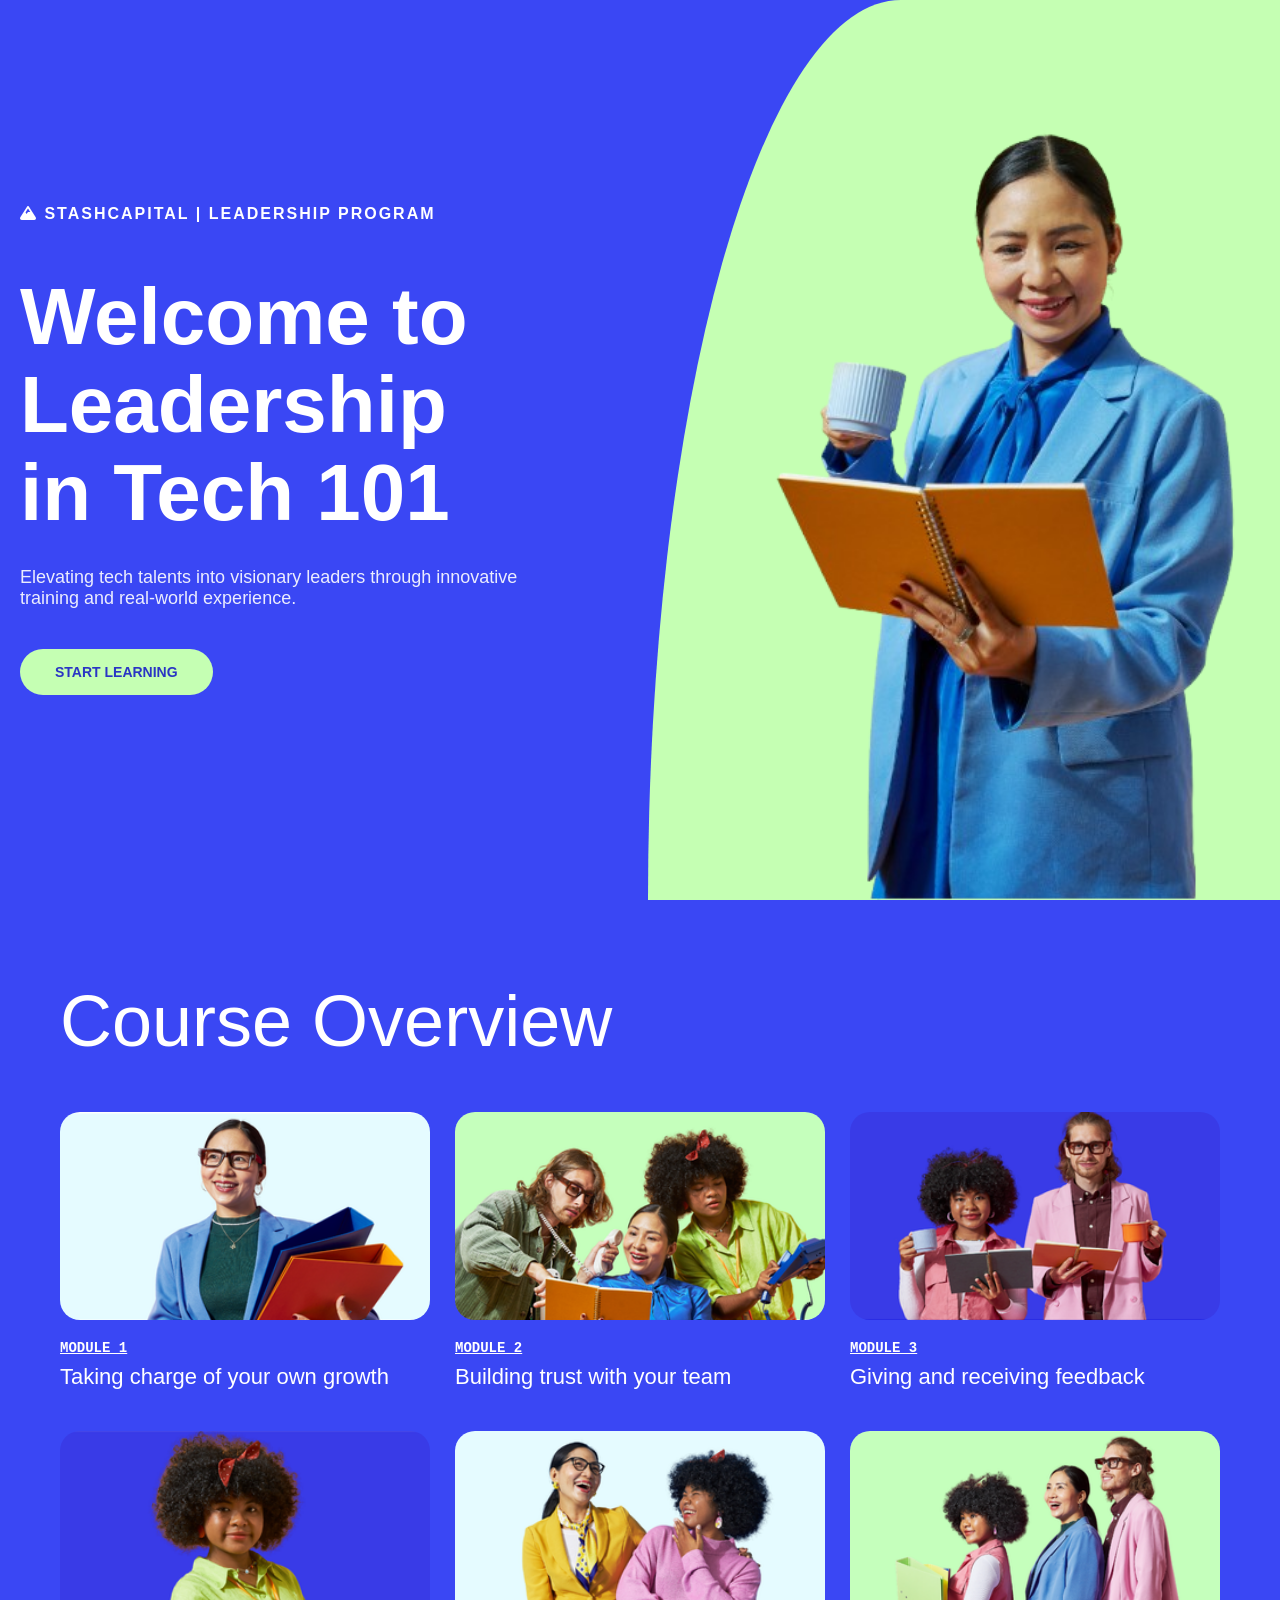
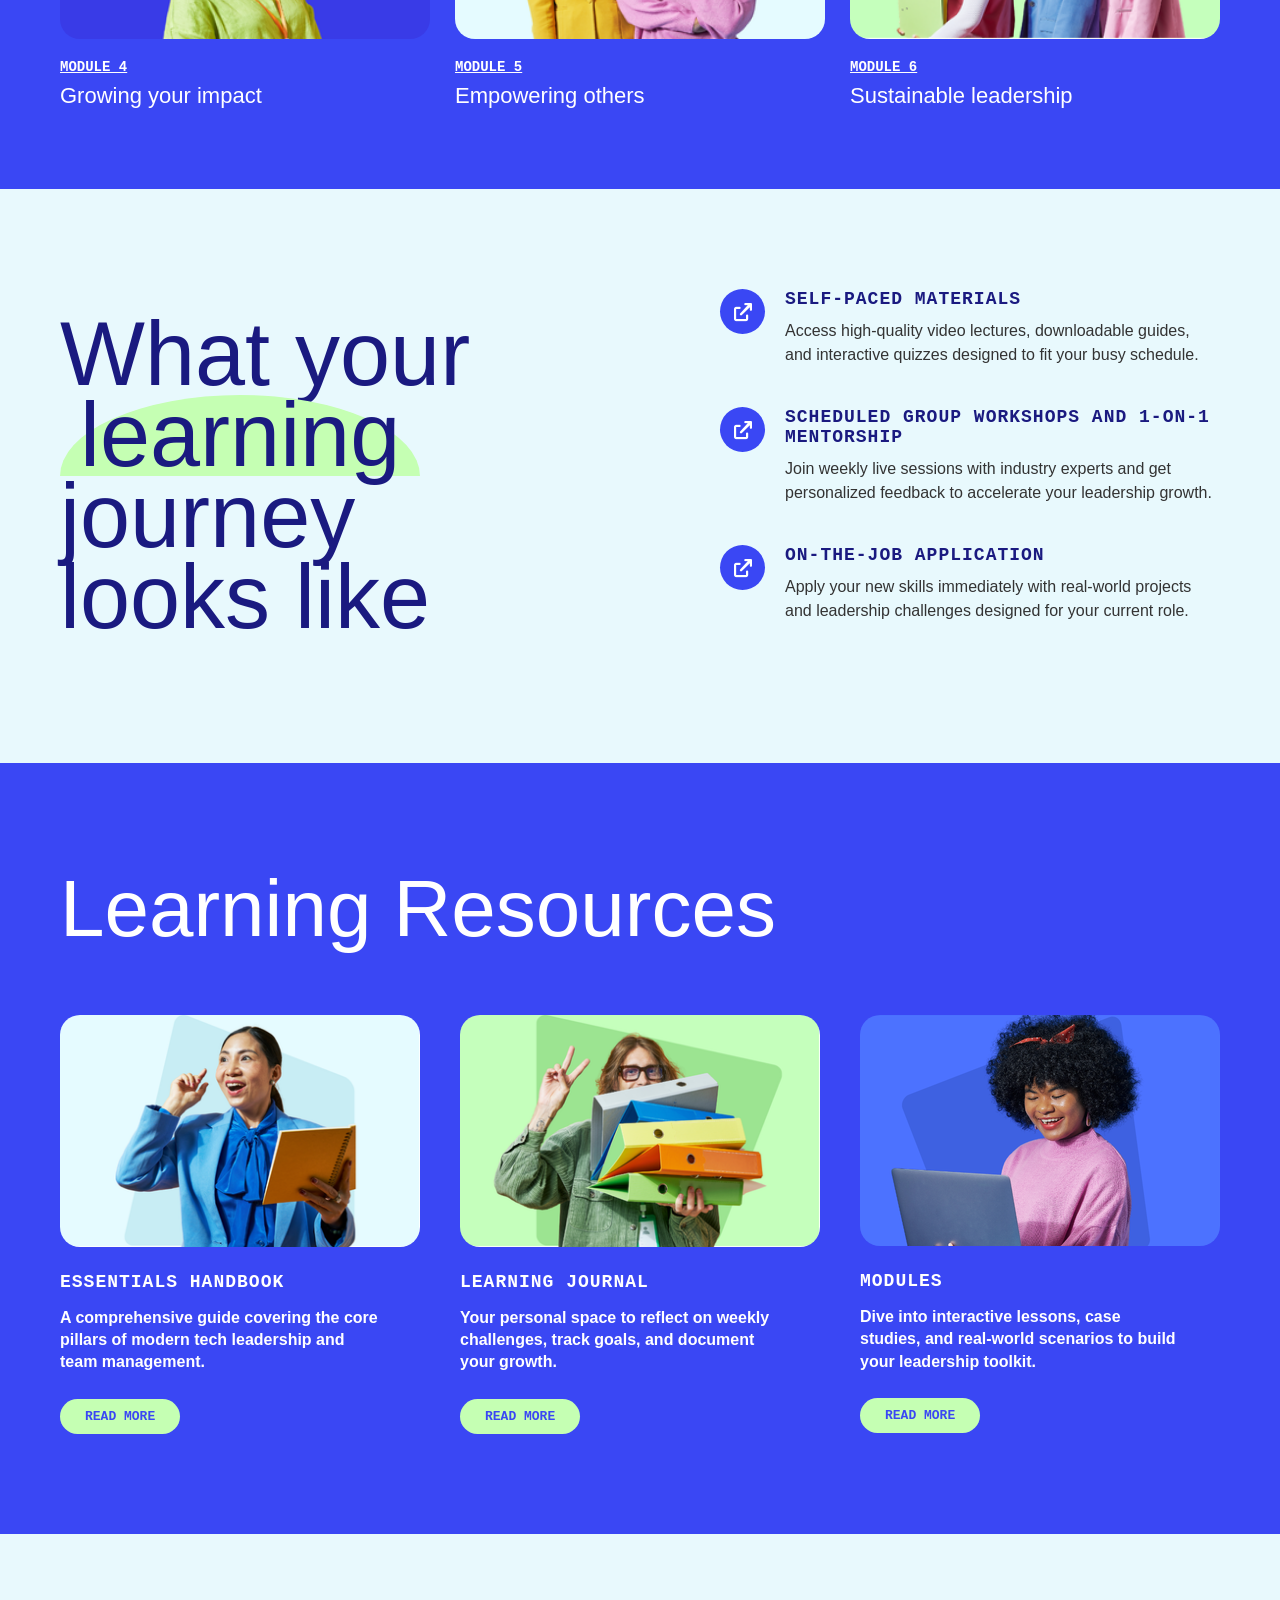
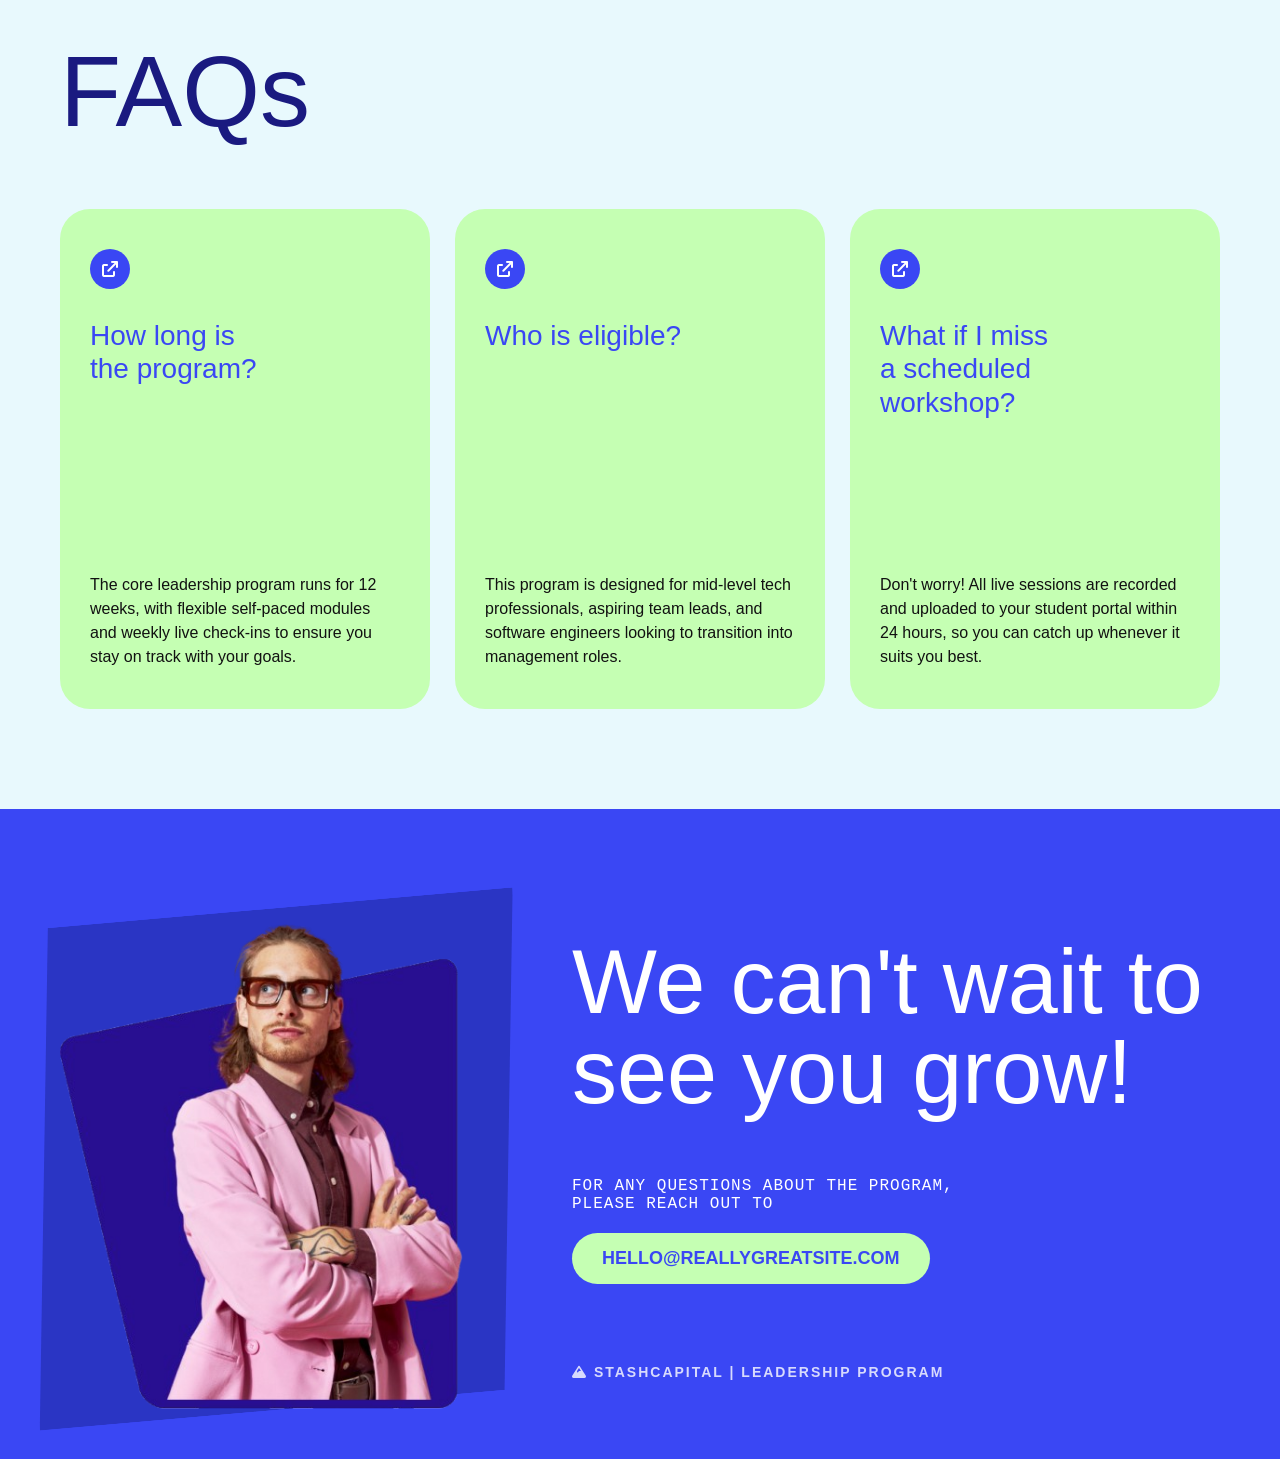
<file: HCI Theroy/Assigment2/HTML_CSS/index.html>
<!DOCTYPE html>
<html lang="en">

<head>
    <meta charset="UTF-8">
    <meta name="viewport" content="width=device-width, initial-scale=1.0">
    <title>StashCapital | Leadership Program</title>
    <link rel="stylesheet" href="style.css">
    <link rel="stylesheet" href="https://cdnjs.cloudflare.com/ajax/libs/font-awesome/6.0.0/css/all.min.css">
</head>

<body>

    <section class="hero">
        <div class="container hero-content">
            <div class="logo">
                <i class="fas fa-mountain"></i> STASHCAPITAL | LEADERSHIP PROGRAM
            </div>
            <h1>Welcome to <br> Leadership <br> in Tech 101</h1>
            <p>Elevating tech talents into visionary leaders through innovative training and real-world experience.</p>
            <a href="#" class="btn-primary">START LEARNING</a>
        </div>
        <div class="hero-image">
            <img src="images/hero-person.png" alt="Leader with notebook">
        </div>
    </section>

    <!-- Course Overview -->

    <section class="course-overview">
        <div class="container">
            <h2 class="overview-title">Course Overview</h2>

            <div class="module-grid">
                <div class="module-card">
                    <div class="image-wrapper">
                        <img src="images/ov1.png" alt="Growth">
                    </div>
                    <div class="module-info">
                        <span class="module-label">MODULE 1</span>
                        <h3 class="module-heading">Taking charge of your own growth</h3>
                    </div>
                </div>

                <div class="module-card">
                    <div class="image-wrapper">
                        <img src="images/ov2.png" alt="Trust">
                    </div>
                    <div class="module-info">
                        <span class="module-label">MODULE 2</span>
                        <h3 class="module-heading">Building trust with your team</h3>
                    </div>
                </div>

                <div class="module-card">
                    <div class="image-wrapper">
                        <img src="images/ov3.png" alt="Feedback">
                    </div>
                    <div class="module-info">
                        <span class="module-label">MODULE 3</span>
                        <h3 class="module-heading">Giving and receiving feedback</h3>
                    </div>
                </div>

                <div class="module-card">
                    <div class="image-wrapper">
                        <img src="images/ov4.png" alt="Impact">
                    </div>
                    <div class="module-info">
                        <span class="module-label">MODULE 4</span>
                        <h3 class="module-heading">Growing your impact</h3>
                    </div>
                </div>

                <div class="module-card">
                    <div class="image-wrapper">
                        <img src="images/ov5.png" alt="Empower">
                    </div>
                    <div class="module-info">
                        <span class="module-label">MODULE 5</span>
                        <h3 class="module-heading">Empowering others</h3>
                    </div>
                </div>

                <div class="module-card">
                    <div class="image-wrapper">
                        <img src="images/ov6.png" alt="Sustainable">
                    </div>
                    <div class="module-info">
                        <span class="module-label">MODULE 6</span>
                        <h3 class="module-heading">Sustainable leadership</h3>
                    </div>
                </div>
            </div>
        </div>
    </section>

    <!-- learning journy -->

    <section class="learning-journey">
        <div class="container journey-flex">

            <div class="journey-title">
                <h2>What your <br> <span class="highlight">learning</span> <br> journey <br> looks like</h2>
            </div>

            <div class="journey-list">

                <div class="journey-item">
                    <div class="icon-circle">
                        <i class="fas fa-arrow-up-right-from-square"></i>
                    </div>
                    <div class="item-text">
                        <h4>SELF-PACED MATERIALS</h4>
                        <p>Access high-quality video lectures, downloadable guides, and interactive quizzes designed to
                            fit your busy schedule.</p>
                    </div>
                </div>

                <div class="journey-item">
                    <div class="icon-circle">
                        <i class="fas fa-arrow-up-right-from-square"></i>
                    </div>
                    <div class="item-text">
                        <h4>SCHEDULED GROUP WORKSHOPS AND 1-ON-1 MENTORSHIP</h4>
                        <p>Join weekly live sessions with industry experts and get personalized feedback to accelerate
                            your leadership growth.</p>
                    </div>
                </div>

                <div class="journey-item">
                    <div class="icon-circle">
                        <i class="fas fa-arrow-up-right-from-square"></i>
                    </div>
                    <div class="item-text">
                        <h4>ON-THE-JOB APPLICATION</h4>
                        <p>Apply your new skills immediately with real-world projects and leadership challenges designed
                            for your current role.</p>
                    </div>
                </div>

            </div>
        </div>
    </section>


    <!-- learning resources  -->
    <section class="learning-resources">
        <div class="container">
            <h2 class="resources-title">Learning Resources</h2>

            <div class="resources-grid">
                <div class="resource-card">
                    <div class="res-image-wrapper">
                        <img src="images/lr1.png" alt="Handbook">
                    </div>
                    <div class="resource-info">
                        <h4 class="res-label">ESSENTIALS HANDBOOK</h4>
                        <p class="res-desc">A comprehensive guide covering the core pillars of modern tech leadership
                            and team management.</p>
                        <a href="#" class="btn-secondary">READ MORE</a>
                    </div>
                </div>

                <div class="resource-card">
                    <div class="res-image-wrapper">
                        <img src="images/lr2.png" alt="Journal">
                    </div>
                    <div class="resource-info">
                        <h4 class="res-label">LEARNING JOURNAL</h4>
                        <p class="res-desc">Your personal space to reflect on weekly challenges, track goals, and
                            document your growth.</p>
                        <a href="#" class="btn-secondary">READ MORE</a>
                    </div>
                </div>

                <div class="resource-card">
                    <div class="res-image-wrapper">
                        <img src="images/lr3.png" alt="Modules">
                    </div>
                    <div class="resource-info">
                        <h4 class="res-label">MODULES</h4>
                        <p class="res-desc">Dive into interactive lessons, case studies, and real-world scenarios to
                            build your leadership toolkit.</p>
                        <a href="#" class="btn-secondary">READ MORE</a>
                    </div>
                </div>
            </div>
        </div>
    </section>

    <!-- FAQ Section -->
    <section class="faq-section">
        <div class="container">
            <h2 class="faq-main-title">FAQs</h2>

            <div class="faq-grid">
                <div class="faq-card">
                    <div class="faq-icon">
                        <i class="fas fa-arrow-up-right-from-square"></i>
                    </div>
                    <h3>How long is <br> the program?</h3>
                    <p>The core leadership program runs for 12 weeks, with flexible self-paced modules and weekly live
                        check-ins to ensure you stay on track with your goals.</p>
                </div>

                <div class="faq-card">
                    <div class="faq-icon">
                        <i class="fas fa-arrow-up-right-from-square"></i>
                    </div>
                    <h3>Who is eligible?</h3>
                    <p>This program is designed for mid-level tech professionals, aspiring team leads, and software
                        engineers looking to transition into management roles.</p>
                </div>

                <div class="faq-card">
                    <div class="faq-icon">
                        <i class="fas fa-arrow-up-right-from-square"></i>
                    </div>
                    <h3>What if I miss <br> a scheduled <br> workshop?</h3>
                    <p>Don't worry! All live sessions are recorded and uploaded to your student portal within 24 hours,
                        so you can catch up whenever it suits you best.</p>
                </div>
            </div>
        </div>
    </section>


    <!-- Call to action  -->
    <footer class="contact-footer">
        <div class="container footer-flex">

            <div class="footer-image-area">
                <div class="shape-overlay"></div>
                <img src="images/ca.png" alt="Team member" class="footer-img">
            </div>

            <div class="footer-content">
                <h2 class="footer-cta">We can't wait to <br> see you grow!</h2>

                <div class="contact-info">
                    <p class="contact-label">FOR ANY QUESTIONS ABOUT THE PROGRAM, PLEASE REACH OUT TO</p>
                    <a href="mailto:hello@reallygreatsite.com" class="email-btn">HELLO@REALLYGREATSITE.COM</a>
                </div>

                <div class="footer-logo">
                    <i class="fas fa-mountain"></i> STASHCAPITAL | LEADERSHIP PROGRAM
                </div>
            </div>

        </div>
    </footer>

</body>

</html>
</file>
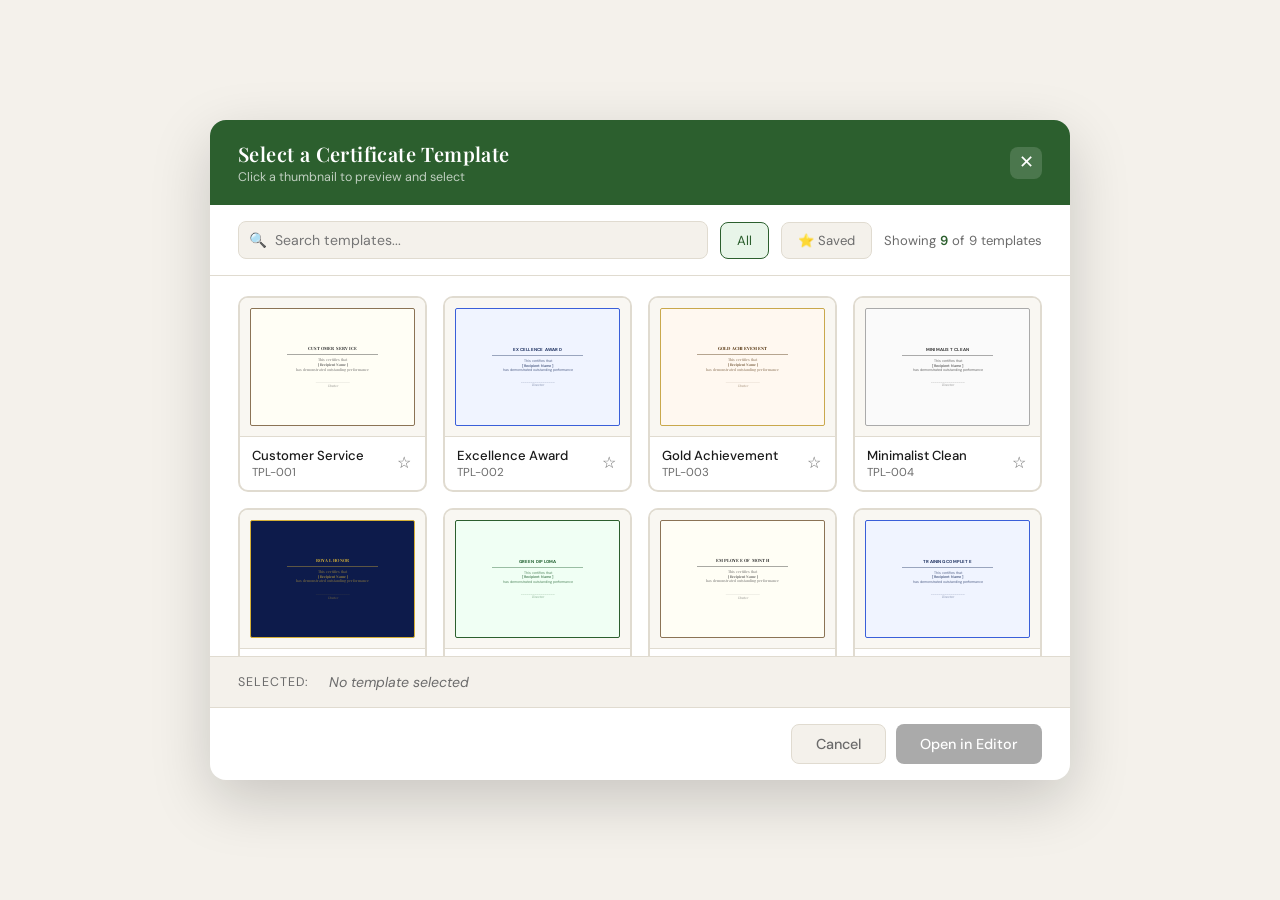
<file: HCI Labs/Lab 03/Lab Tasks/Task 01/RegistrationForm.html>
<!DOCTYPE html>
<html lang="en">
<head>
<meta charset="UTF-8">
<meta name="viewport" content="width=device-width, initial-scale=1.0">
<title>Certificate Template Selector</title>
<link href="https://fonts.googleapis.com/css2?family=Playfair+Display:wght@400;600;700&family=DM+Sans:wght@300;400;500;600&display=swap" rel="stylesheet">
<style>
  :root {
    --bg: #f4f1eb;
    --surface: #ffffff;
    --primary: #2c5f2e;
    --primary-light: #e8f5e9;
    --accent: #c9a84c;
    --text: #1a1a1a;
    --text-muted: #6b6b6b;
    --border: #e0dbd0;
    --selected-ring: #2c5f2e;
    --shadow: 0 4px 20px rgba(0,0,0,0.08);
    --shadow-hover: 0 8px 32px rgba(0,0,0,0.15);
  }

  * { box-sizing: border-box; margin: 0; padding: 0; }

  body {
    font-family: 'DM Sans', sans-serif;
    background: var(--bg);
    display: flex;
    align-items: center;
    justify-content: center;
    min-height: 100vh;
    padding: 20px;
  }

  .dialog {
    background: var(--surface);
    border-radius: 16px;
    box-shadow: 0 20px 60px rgba(0,0,0,0.18);
    width: 860px;
    max-width: 100%;
    overflow: hidden;
    animation: slideUp 0.35s cubic-bezier(0.22, 1, 0.36, 1);
  }

  @keyframes slideUp {
    from { opacity: 0; transform: translateY(24px); }
    to { opacity: 1; transform: translateY(0); }
  }

  /* Header */
  .dialog-header {
    background: var(--primary);
    padding: 20px 28px;
    display: flex;
    align-items: center;
    justify-content: space-between;
  }
  .dialog-header h1 {
    font-family: 'Playfair Display', serif;
    color: #ffffff;
    font-size: 1.25rem;
    font-weight: 600;
    letter-spacing: 0.02em;
  }
  .dialog-header .subtitle {
    color: rgba(255,255,255,0.7);
    font-size: 0.78rem;
    margin-top: 2px;
  }
  .close-btn {
    background: rgba(255,255,255,0.15);
    border: none;
    color: white;
    width: 32px; height: 32px;
    border-radius: 8px;
    cursor: pointer;
    font-size: 1.1rem;
    display: flex; align-items: center; justify-content: center;
    transition: background 0.2s;
  }
  .close-btn:hover { background: rgba(255,255,255,0.28); }

  /* Toolbar */
  .toolbar {
    padding: 16px 28px;
    border-bottom: 1px solid var(--border);
    display: flex;
    gap: 12px;
    align-items: center;
    flex-wrap: wrap;
  }
  .search-box {
    flex: 1;
    min-width: 180px;
    position: relative;
  }
  .search-box input {
    width: 100%;
    padding: 9px 14px 9px 36px;
    border: 1.5px solid var(--border);
    border-radius: 8px;
    font-family: 'DM Sans', sans-serif;
    font-size: 0.88rem;
    color: var(--text);
    background: var(--bg);
    outline: none;
    transition: border-color 0.2s;
  }
  .search-box input:focus { border-color: var(--primary); }
  .search-box .icon {
    position: absolute;
    left: 11px; top: 50%;
    transform: translateY(-50%);
    color: var(--text-muted);
    font-size: 0.9rem;
  }
  .filter-btn {
    padding: 9px 16px;
    border: 1.5px solid var(--border);
    border-radius: 8px;
    background: var(--bg);
    font-family: 'DM Sans', sans-serif;
    font-size: 0.82rem;
    color: var(--text-muted);
    cursor: pointer;
    transition: all 0.2s;
    white-space: nowrap;
  }
  .filter-btn:hover, .filter-btn.active {
    border-color: var(--primary);
    color: var(--primary);
    background: var(--primary-light);
  }
  .template-count {
    margin-left: auto;
    font-size: 0.82rem;
    color: var(--text-muted);
    white-space: nowrap;
  }
  .template-count span { color: var(--primary); font-weight: 600; }

  /* Grid */
  .grid-area {
    padding: 20px 28px;
    max-height: 380px;
    overflow-y: auto;
  }
  .grid-area::-webkit-scrollbar { width: 6px; }
  .grid-area::-webkit-scrollbar-track { background: transparent; }
  .grid-area::-webkit-scrollbar-thumb { background: #ccc; border-radius: 3px; }

  .template-grid {
    display: grid;
    grid-template-columns: repeat(auto-fill, minmax(175px, 1fr));
    gap: 16px;
  }

  .template-card {
    border: 2px solid var(--border);
    border-radius: 10px;
    overflow: hidden;
    cursor: pointer;
    transition: all 0.22s cubic-bezier(0.22, 1, 0.36, 1);
    position: relative;
    background: var(--surface);
  }
  .template-card:hover {
    border-color: var(--primary);
    box-shadow: var(--shadow-hover);
    transform: translateY(-3px);
  }
  .template-card.selected {
    border-color: var(--selected-ring);
    box-shadow: 0 0 0 3px rgba(44,95,46,0.25);
  }

  .card-thumb {
    width: 100%;
    aspect-ratio: 4/3;
    background: #f9f7f2;
    display: flex;
    align-items: center;
    justify-content: center;
    padding: 10px;
    border-bottom: 1px solid var(--border);
    position: relative;
    overflow: hidden;
  }

  /* Mini certificate previews */
  .cert-preview {
    width: 100%;
    height: 100%;
    display: flex;
    flex-direction: column;
    align-items: center;
    justify-content: center;
    font-size: 0.45rem;
    text-align: center;
    padding: 6px;
    border: 1px solid currentColor;
    border-radius: 2px;
  }
  .cert-preview.classic { background: #fffef5; color: #2a2a2a; border-color: #8b7355; font-family: 'Playfair Display', serif; }
  .cert-preview.modern  { background: #f0f4ff; color: #1a2e5e; border-color: #3a5fd9; font-family: 'DM Sans', sans-serif; }
  .cert-preview.elegant { background: #fff8f0; color: #4a2800; border-color: #c9a84c; font-family: 'Playfair Display', serif; }
  .cert-preview.minimal { background: #fafafa; color: #333; border-color: #aaa; font-family: 'DM Sans', sans-serif; }
  .cert-preview.royal   { background: #0d1b4b; color: #d4af37; border-color: #d4af37; font-family: 'Playfair Display', serif; }
  .cert-preview.green   { background: #f0fff4; color: #1a5c2a; border-color: #2c5f2e; font-family: 'DM Sans', sans-serif; }
  .cert-preview .c-title { font-size: 0.6em; font-weight: bold; letter-spacing: 0.05em; text-transform: uppercase; }
  .cert-preview .c-line  { width: 60%; height: 1px; background: currentColor; opacity: 0.4; margin: 3px auto; }
  .cert-preview .c-body  { font-size: 0.5em; opacity: 0.7; line-height: 1.3; }
  .cert-preview .c-sig   { margin-top: 6px; font-size: 0.45em; opacity: 0.5; font-style: italic; }

  .card-info {
    padding: 10px 12px;
    display: flex;
    align-items: center;
    justify-content: space-between;
  }
  .card-name {
    font-size: 0.82rem;
    font-weight: 500;
    color: var(--text);
  }
  .card-id {
    font-size: 0.72rem;
    color: var(--text-muted);
    margin-top: 1px;
  }
  .bookmark-btn {
    background: none;
    border: none;
    cursor: pointer;
    font-size: 1rem;
    color: var(--text-muted);
    padding: 2px;
    transition: color 0.2s, transform 0.15s;
    line-height: 1;
  }
  .bookmark-btn:hover { transform: scale(1.2); }
  .bookmark-btn.saved { color: var(--accent); }

  .selected-badge {
    position: absolute;
    top: 7px; right: 7px;
    background: var(--primary);
    color: white;
    font-size: 0.65rem;
    font-weight: 600;
    padding: 2px 7px;
    border-radius: 20px;
    letter-spacing: 0.04em;
  }

  /* Preview panel */
  .preview-bar {
    border-top: 1px solid var(--border);
    padding: 16px 28px;
    background: var(--bg);
    display: flex;
    align-items: center;
    gap: 20px;
  }
  .preview-label {
    font-size: 0.78rem;
    color: var(--text-muted);
    text-transform: uppercase;
    letter-spacing: 0.08em;
    white-space: nowrap;
  }
  .selected-info {
    flex: 1;
    display: flex;
    align-items: center;
    gap: 10px;
  }
  .selected-dot {
    width: 10px; height: 10px;
    border-radius: 50%;
    background: var(--primary);
    flex-shrink: 0;
  }
  .selected-name {
    font-size: 0.9rem;
    font-weight: 600;
    color: var(--text);
  }
  .selected-id-tag {
    background: var(--primary-light);
    color: var(--primary);
    font-size: 0.72rem;
    padding: 2px 8px;
    border-radius: 20px;
    font-weight: 500;
  }
  .no-selection {
    font-size: 0.88rem;
    color: var(--text-muted);
    font-style: italic;
  }

  /* Footer buttons */
  .dialog-footer {
    padding: 16px 28px;
    border-top: 1px solid var(--border);
    display: flex;
    justify-content: flex-end;
    gap: 10px;
  }
  .btn {
    padding: 10px 24px;
    border-radius: 8px;
    font-family: 'DM Sans', sans-serif;
    font-size: 0.9rem;
    font-weight: 500;
    cursor: pointer;
    border: none;
    transition: all 0.2s;
  }
  .btn-cancel {
    background: var(--bg);
    color: var(--text-muted);
    border: 1.5px solid var(--border);
  }
  .btn-cancel:hover { border-color: #aaa; color: var(--text); }
  .btn-ok {
    background: var(--primary);
    color: white;
    min-width: 110px;
  }
  .btn-ok:hover { background: #245026; box-shadow: 0 4px 14px rgba(44,95,46,0.35); }
  .btn-ok:disabled { background: #aaa; cursor: not-allowed; box-shadow: none; }

  /* Toast */
  .toast {
    position: fixed;
    bottom: 30px; right: 30px;
    background: #222;
    color: white;
    padding: 10px 18px;
    border-radius: 8px;
    font-size: 0.85rem;
    opacity: 0;
    transform: translateY(10px);
    transition: all 0.25s;
    pointer-events: none;
    z-index: 999;
  }
  .toast.show { opacity: 1; transform: translateY(0); }
</style>
</head>
<body>

<div class="dialog">
  <!-- Header -->
  <div class="dialog-header">
    <div>
      <h1>Select a Certificate Template</h1>
      <div class="subtitle">Click a thumbnail to preview and select</div>
    </div>
    <button class="close-btn" onclick="closeDialog()">✕</button>
  </div>

  <!-- Toolbar -->
  <div class="toolbar">
    <div class="search-box">
      <span class="icon">🔍</span>
      <input type="text" id="searchInput" placeholder="Search templates..." oninput="filterTemplates()">
    </div>
    <button class="filter-btn active" onclick="setFilter('all', this)">All</button>
    <!-- Add drop down menu for filter  -->
    <button class="filter-btn" onclick="setFilter('bookmarked', this)">⭐ Saved</button>
    <div class="template-count">Showing <span id="countDisplay">9</span> of 9 templates</div>
  </div>

  <!-- Grid -->
  <div class="grid-area">
    <div class="template-grid" id="templateGrid"></div>
  </div>

  <!-- Preview bar -->
  <div class="preview-bar">
    <span class="preview-label">Selected:</span>
    <div class="selected-info" id="selectedInfo">
      <span class="no-selection">No template selected</span>
    </div>
  </div>

  <!-- Footer -->
  <div class="dialog-footer">
    <button class="btn btn-cancel" onclick="closeDialog()">Cancel</button>
    <button class="btn btn-ok" id="okBtn" disabled onclick="confirmSelection()">Open in Editor</button>
  </div>
</div>

<div class="toast" id="toast"></div>

<script>
const templates = [
  { id: 'TPL-001', name: 'Customer Service', style: 'classic', category: 'service' },
  { id: 'TPL-002', name: 'Excellence Award', style: 'modern',  category: 'award' },
  { id: 'TPL-003', name: 'Gold Achievement', style: 'elegant', category: 'award' },
  { id: 'TPL-004', name: 'Minimalist Clean', style: 'minimal', category: 'general' },
  { id: 'TPL-005', name: 'Royal Honor',      style: 'royal',   category: 'honor' },
  { id: 'TPL-006', name: 'Green Diploma',    style: 'green',   category: 'diploma' },
  { id: 'TPL-007', name: 'Employee of Month',style: 'classic', category: 'service' },
  { id: 'TPL-008', name: 'Training Complete',style: 'modern',  category: 'diploma' },
  { id: 'TPL-009', name: 'Leadership Award', style: 'elegant', category: 'award' },
];

let selectedId = null;
let bookmarked = new Set();
let activeFilter = 'all';

function renderGrid(list) {
  const grid = document.getElementById('templateGrid');
  grid.innerHTML = '';
  document.getElementById('countDisplay').textContent = list.length;

  list.forEach(t => {
    const card = document.createElement('div');
    card.className = 'template-card' + (selectedId === t.id ? ' selected' : '');
    card.onclick = () => selectTemplate(t.id);
    card.innerHTML = `
      <div class="card-thumb">
        <div class="cert-preview ${t.style}">
          <div class="c-title">${t.name}</div>
          <div class="c-line"></div>
          <div class="c-body">This certifies that<br><strong>[ Recipient Name ]</strong><br>has demonstrated outstanding performance</div>
          <div class="c-sig">_________________<br>Director</div>
        </div>
        ${selectedId === t.id ? '<span class="selected-badge">✓ Selected</span>' : ''}
      </div>
      <div class="card-info">
        <div>
          <div class="card-name">${t.name}</div>
          <div class="card-id">${t.id}</div>
        </div>
        <button class="bookmark-btn ${bookmarked.has(t.id) ? 'saved' : ''}" 
          onclick="toggleBookmark(event, '${t.id}')" 
          title="${bookmarked.has(t.id) ? 'Remove from saved' : 'Save template'}">
          ${bookmarked.has(t.id) ? '⭐' : '☆'}
        </button>
      </div>
    `;
    grid.appendChild(card);
  });
}

function getFiltered() {
  const query = document.getElementById('searchInput').value.toLowerCase();
  return templates.filter(t => {
    const matchSearch = t.name.toLowerCase().includes(query) || t.id.toLowerCase().includes(query);
    const matchFilter = activeFilter === 'all' || (activeFilter === 'bookmarked' && bookmarked.has(t.id)) ;
    return matchSearch && matchFilter;
  });
}

function filterTemplates() { renderGrid(getFiltered()); }

function setFilter(f, el) {
  activeFilter = f;
  document.querySelectorAll('.filter-btn').forEach(b => b.classList.remove('active'));
  el.classList.add('active');
  renderGrid(getFiltered());
}

function selectTemplate(id) {
  selectedId = id;
  const t = templates.find(x => x.id === id);
  document.getElementById('selectedInfo').innerHTML = `
    <div class="selected-dot"></div>
    <span class="selected-name">${t.name}</span>
    <span class="selected-id-tag">${t.id}</span>
  `;
  document.getElementById('okBtn').disabled = false;
  renderGrid(getFiltered());
}

function toggleBookmark(e, id) {
  e.stopPropagation();
  if (bookmarked.has(id)) {
    bookmarked.delete(id);
    showToast('Removed from saved templates');
  } else {
    bookmarked.add(id);
    showToast('Template saved ⭐');
  }
  renderGrid(getFiltered());
}

function confirmSelection() {
  if (!selectedId) return;
  const t = templates.find(x => x.id === selectedId);
  showToast(`Opening "${t.name}" in editor...`);
}

function closeDialog() {
  showToast('Dialog closed');
}

function showToast(msg) {
  const el = document.getElementById('toast');
  el.textContent = msg;
  el.classList.add('show');
  setTimeout(() => el.classList.remove('show'), 2200);
}

// Initial render
renderGrid(templates);
</script>
</body>
</html>
</file>
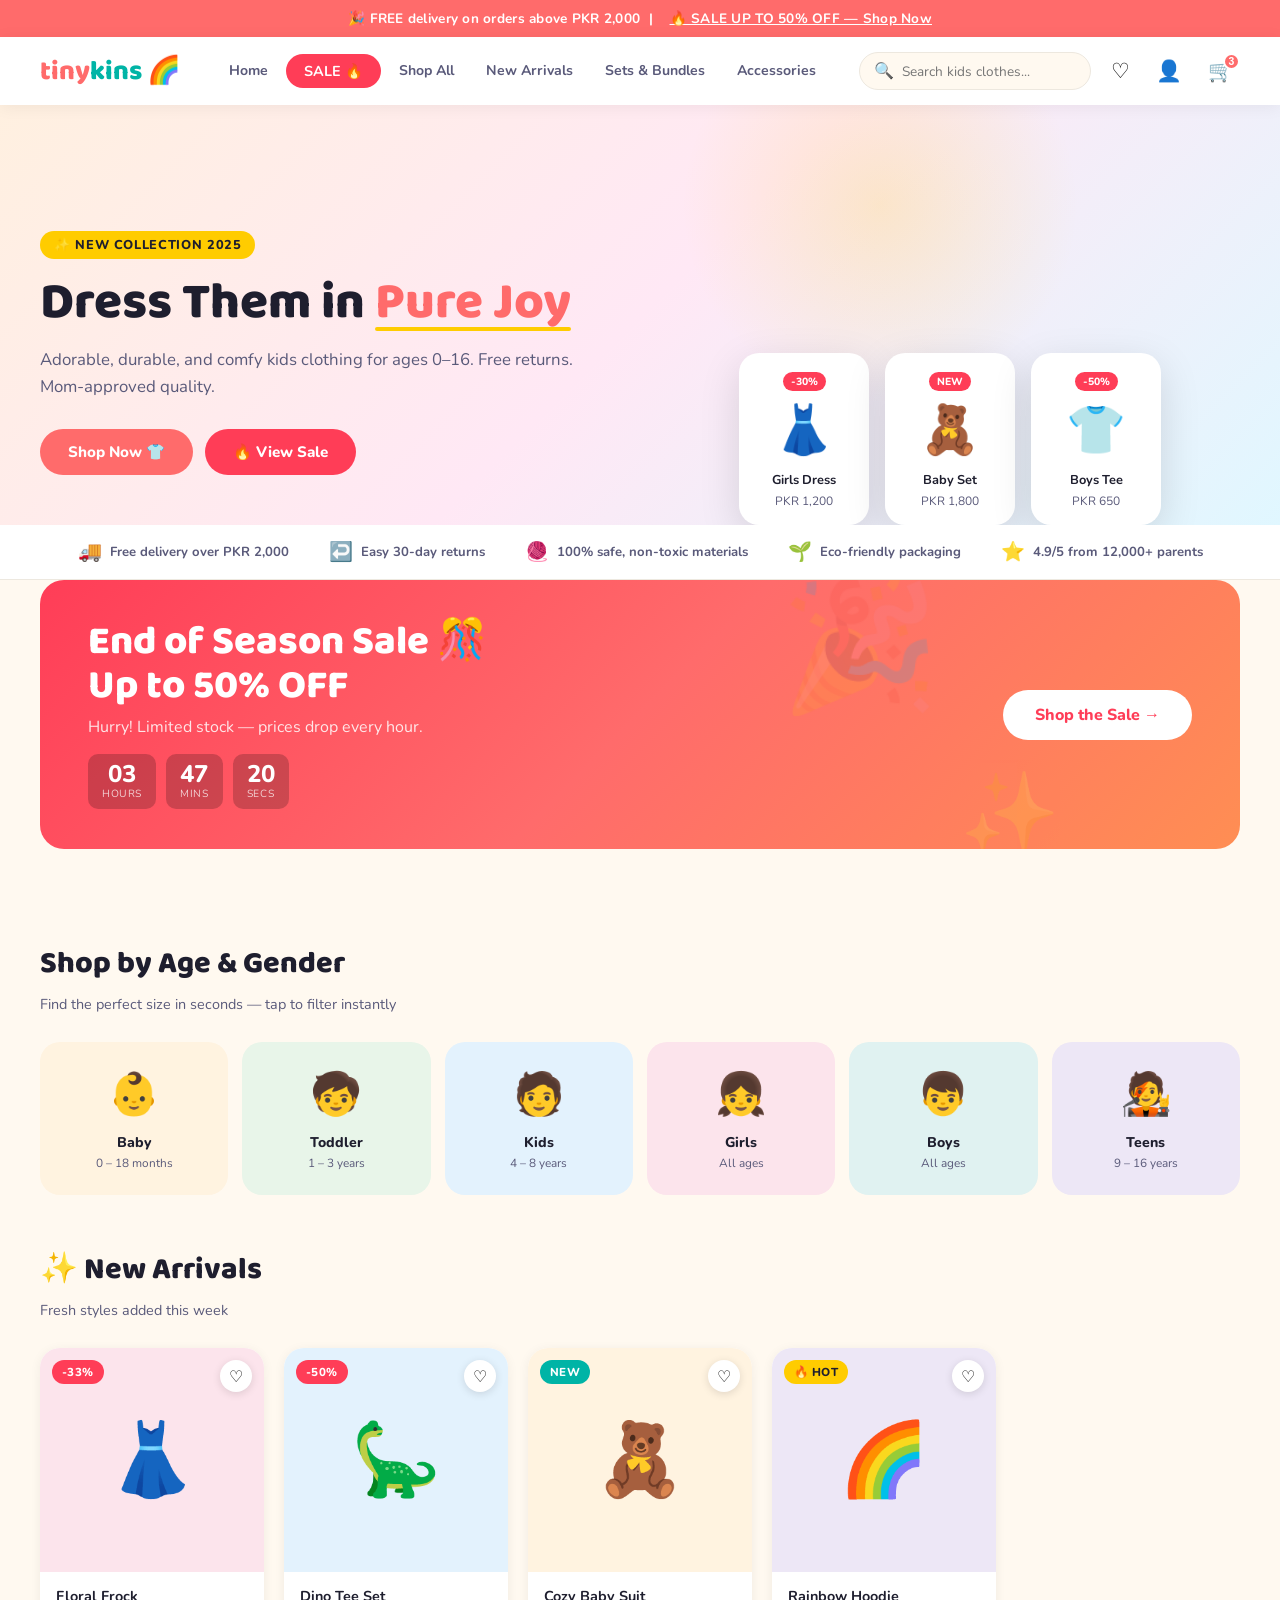
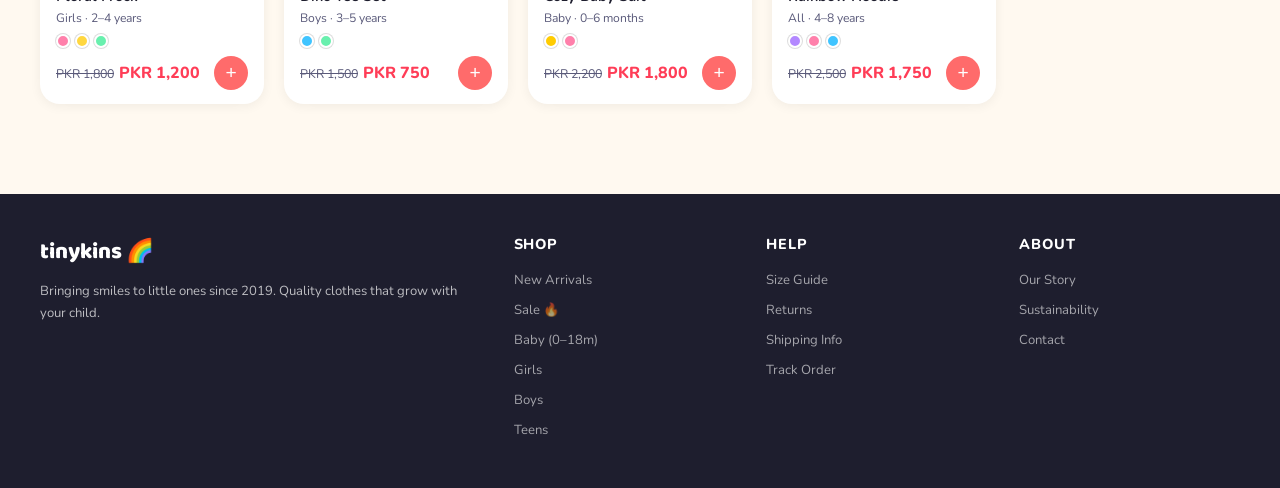
<file: HCI Labs/Lab 03/Lab Tasks/Task 03/Tinykins.html>
<!DOCTYPE html>
<html lang="en">
<head>
<meta charset="UTF-8">
<meta name="viewport" content="width=device-width, initial-scale=1.0">
<title>Tinykins — Kids Clothing</title>
<link href="https://fonts.googleapis.com/css2?family=Baloo+2:wght@400;500;600;700;800&family=Nunito:wght@400;500;600;700;800&display=swap" rel="stylesheet">
<style>
  :root {
    --yellow:    #FFCC00;
    --yellow-d:  #e6b800;
    --coral:     #FF6B6B;
    --coral-d:   #e55555;
    --teal:      #00B4A6;
    --teal-d:    #009d90;
    --lavender:  #B388FF;
    --mint:      #69F0AE;
    --sky:       #40C4FF;
    --peach:     #FFAB76;
    --bg:        #FFF9F0;
    --surface:   #ffffff;
    --text:      #1E1E2E;
    --text2:     #5A5A7A;
    --border:    #EDE8DF;
    --sale-red:  #FF3D57;
    --radius:    16px;
    --shadow:    0 4px 24px rgba(0,0,0,0.08);
    --shadow-lg: 0 12px 40px rgba(0,0,0,0.13);
  }

  * { box-sizing: border-box; margin: 0; padding: 0; }
  html { scroll-behavior: smooth; }

  body {
    font-family: 'Nunito', sans-serif;
    background: var(--bg);
    color: var(--text);
    overflow-x: hidden;
  }

  /* ========== TOP ANNOUNCEMENT BAR ========== */
  .announce-bar {
    background: var(--coral);
    color: white;
    text-align: center;
    padding: 9px 20px;
    font-size: 0.85rem;
    font-weight: 700;
    letter-spacing: 0.02em;
    position: relative;
  }
  .announce-bar a { color: white; text-decoration: underline; margin-left: 8px; }

  /* ========== NAVBAR ========== */
  nav {
    background: white;
    padding: 0 40px;
    display: flex;
    align-items: center;
    height: 68px;
    box-shadow: 0 2px 16px rgba(0,0,0,0.06);
    position: sticky;
    top: 0;
    z-index: 100;
    gap: 24px;
  }
  .logo {
    font-family: 'Baloo 2', cursive;
    font-size: 1.7rem;
    font-weight: 800;
    color: var(--coral);
    margin-right: 10px;
    white-space: nowrap;
    text-decoration: none;
  }
  .logo span { color: var(--teal); }

  .nav-links {
    display: flex;
    gap: 4px;
    flex: 1;
  }
  .nav-links a {
    text-decoration: none;
    color: var(--text2);
    font-weight: 700;
    font-size: 0.88rem;
    padding: 7px 14px;
    border-radius: 30px;
    transition: all 0.2s;
    white-space: nowrap;
  }
  .nav-links a:hover { background: var(--bg); color: var(--text); }
  /* SALE link stands out massively */
  .nav-links a.sale-link {
    background: var(--sale-red);
    color: white !important;
    padding: 7px 18px;
    animation: pulseSale 2.5s ease-in-out infinite;
    font-size: 0.9rem;
  }
  @keyframes pulseSale {
    0%, 100% { box-shadow: 0 0 0 0 rgba(255,61,87,0.4); }
    50%       { box-shadow: 0 0 0 8px rgba(255,61,87,0); }
  }
  .nav-links a.sale-link:hover { background: #e0002d; }
  .sale-badge-text::after { content: " 🔥"; }

  .nav-actions {
    display: flex;
    align-items: center;
    gap: 14px;
    margin-left: auto;
  }
  .nav-icon-btn {
    background: none;
    border: none;
    cursor: pointer;
    font-size: 1.3rem;
    padding: 6px;
    border-radius: 50%;
    transition: background 0.2s;
    position: relative;
  }
  .nav-icon-btn:hover { background: var(--bg); }
  .cart-count {
    position: absolute;
    top: 0; right: 0;
    background: var(--coral);
    color: white;
    width: 17px; height: 17px;
    border-radius: 50%;
    font-size: 0.65rem;
    font-weight: 800;
    display: flex; align-items: center; justify-content: center;
    border: 2px solid white;
  }
  .search-bar {
    display: flex;
    align-items: center;
    background: var(--bg);
    border: 1.5px solid var(--border);
    border-radius: 30px;
    padding: 7px 14px;
    gap: 8px;
    min-width: 200px;
  }
  .search-bar input {
    border: none;
    background: none;
    outline: none;
    font-family: 'Nunito', sans-serif;
    font-size: 0.85rem;
    color: var(--text);
    width: 100%;
  }
  .search-bar span { color: var(--text2); }

  /* ========== PAGE ROUTER ========== */
  .page { display: none; }
  .page.active { display: block; }

  /* ========== HERO ========== */
  .hero {
    background: linear-gradient(135deg, #FFF0E0 0%, #FFE8F5 50%, #E0F7FF 100%);
    padding: 60px 40px 0;
    display: grid;
    grid-template-columns: 1fr 1fr;
    gap: 40px;
    align-items: end;
    overflow: hidden;
    min-height: 420px;
    position: relative;
  }
  .hero::before {
    content: '';
    position: absolute;
    width: 400px; height: 400px;
    border-radius: 50%;
    background: radial-gradient(circle, rgba(255,204,0,0.18), transparent 70%);
    top: -100px; right: 200px;
    pointer-events: none;
  }
  .hero-text { padding-bottom: 50px; }
  .hero-eyebrow {
    display: inline-block;
    background: var(--yellow);
    color: var(--text);
    font-weight: 800;
    font-size: 0.8rem;
    padding: 5px 14px;
    border-radius: 30px;
    margin-bottom: 16px;
    letter-spacing: 0.05em;
    text-transform: uppercase;
  }
  .hero h1 {
    font-family: 'Baloo 2', cursive;
    font-size: 3.2rem;
    font-weight: 800;
    line-height: 1.1;
    color: var(--text);
    margin-bottom: 16px;
  }
  .hero h1 em {
    font-style: normal;
    color: var(--coral);
    display: inline-block;
    position: relative;
  }
  .hero h1 em::after {
    content: '';
    position: absolute;
    bottom: 0; left: 0;
    width: 100%; height: 4px;
    background: var(--yellow);
    border-radius: 2px;
  }
  .hero-sub {
    font-size: 1.05rem;
    color: var(--text2);
    margin-bottom: 28px;
    line-height: 1.6;
  }
  .hero-btns { display: flex; gap: 12px; flex-wrap: wrap; }
  .btn-primary {
    padding: 13px 28px;
    background: var(--coral);
    color: white;
    border: none;
    border-radius: 30px;
    font-family: 'Nunito', sans-serif;
    font-weight: 800;
    font-size: 0.95rem;
    cursor: pointer;
    transition: all 0.2s;
    text-decoration: none;
    display: inline-block;
  }
  .btn-primary:hover { background: var(--coral-d); transform: translateY(-2px); box-shadow: 0 6px 20px rgba(255,107,107,0.4); }
  .btn-sale {
    padding: 13px 28px;
    background: var(--sale-red);
    color: white;
    border: none;
    border-radius: 30px;
    font-family: 'Nunito', sans-serif;
    font-weight: 800;
    font-size: 0.95rem;
    cursor: pointer;
    transition: all 0.2s;
    text-decoration: none;
    display: inline-flex;
    align-items: center;
    gap: 6px;
  }
  .btn-sale:hover { background: #e0002d; transform: translateY(-2px); box-shadow: 0 6px 20px rgba(255,61,87,0.4); }

  .hero-visual {
    display: flex;
    justify-content: center;
    align-items: flex-end;
    gap: 16px;
    padding-bottom: 0;
  }
  .hero-card {
    background: white;
    border-radius: 20px;
    padding: 16px;
    box-shadow: var(--shadow-lg);
    width: 130px;
    text-align: center;
    transform: translateY(0);
    transition: transform 0.3s;
  }
  .hero-card:hover { transform: translateY(-8px); }
  .hero-card:nth-child(2) { transform: translateY(-20px); }
  .hero-card:nth-child(2):hover { transform: translateY(-28px); }
  .hero-card .hc-icon { font-size: 3rem; margin-bottom: 8px; }
  .hero-card .hc-label { font-weight: 700; font-size: 0.8rem; color: var(--text); }
  .hero-card .hc-price { font-size: 0.75rem; color: var(--text2); margin-top: 4px; }
  .hero-card .hc-badge {
    display: inline-block;
    background: var(--sale-red);
    color: white;
    font-size: 0.65rem;
    font-weight: 800;
    padding: 2px 8px;
    border-radius: 30px;
    margin-bottom: 6px;
  }

  /* ========== TRUST STRIP ========== */
  .trust-strip {
    background: white;
    padding: 14px 40px;
    display: flex;
    justify-content: center;
    gap: 40px;
    border-bottom: 1px solid var(--border);
    flex-wrap: wrap;
  }
  .trust-item {
    display: flex;
    align-items: center;
    gap: 8px;
    font-size: 0.82rem;
    font-weight: 700;
    color: var(--text2);
  }
  .trust-item span:first-child { font-size: 1.2rem; }

  /* ========== SECTION WRAPPER ========== */
  .section { padding: 50px 40px; }
  .section-title {
    font-family: 'Baloo 2', cursive;
    font-size: 1.9rem;
    font-weight: 800;
    color: var(--text);
    margin-bottom: 6px;
  }
  .section-sub {
    color: var(--text2);
    font-size: 0.9rem;
    margin-bottom: 28px;
  }

  /* ========== QUICK SHOP BY AGE & GENDER ========== */
  .quick-shop-grid {
    display: grid;
    grid-template-columns: repeat(6, 1fr);
    gap: 14px;
  }
  .qs-card {
    border-radius: 20px;
    padding: 22px 12px;
    text-align: center;
    cursor: pointer;
    transition: all 0.25s cubic-bezier(0.22,1,0.36,1);
    border: 2.5px solid transparent;
    position: relative;
    overflow: hidden;
  }
  .qs-card:hover { transform: translateY(-6px); box-shadow: var(--shadow-lg); border-color: rgba(0,0,0,0.08); }
  .qs-card .qs-icon { font-size: 2.6rem; margin-bottom: 10px; display: block; }
  .qs-card .qs-name { font-weight: 800; font-size: 0.88rem; color: var(--text); }
  .qs-card .qs-range { font-size: 0.74rem; color: var(--text2); margin-top: 3px; }

  .qs-card.baby    { background: #FFF3E0; }
  .qs-card.toddler { background: #E8F5E9; }
  .qs-card.kids    { background: #E3F2FD; }
  .qs-card.girls   { background: #FCE4EC; }
  .qs-card.boys    { background: #E0F2F1; }
  .qs-card.teen    { background: #EDE7F6; }

  /* ========== SALE BANNER ========== */
  .sale-banner {
    background: linear-gradient(135deg, #FF3D57 0%, #FF6B6B 50%, #FF8E53 100%);
    border-radius: 24px;
    padding: 40px 48px;
    display: flex;
    align-items: center;
    justify-content: space-between;
    margin: 0 40px 40px;
    position: relative;
    overflow: hidden;
    gap: 24px;
  }
  .sale-banner::before {
    content: '🎉';
    position: absolute;
    font-size: 8rem;
    right: 300px;
    top: -20px;
    opacity: 0.15;
    pointer-events: none;
  }
  .sale-banner::after {
    content: '✨';
    position: absolute;
    font-size: 5rem;
    right: 180px;
    bottom: -20px;
    opacity: 0.2;
    pointer-events: none;
  }
  .sale-banner-text h2 {
    font-family: 'Baloo 2', cursive;
    font-size: 2.5rem;
    font-weight: 800;
    color: white;
    line-height: 1.1;
  }
  .sale-banner-text p { color: rgba(255,255,255,0.85); font-size: 1rem; margin-top: 8px; }
  .sale-timer {
    display: flex;
    gap: 10px;
    margin-top: 16px;
  }
  .timer-block {
    background: rgba(0,0,0,0.2);
    color: white;
    border-radius: 10px;
    padding: 8px 14px;
    text-align: center;
    min-width: 56px;
  }
  .timer-block .t-num { font-size: 1.5rem; font-weight: 800; line-height: 1; }
  .timer-block .t-label { font-size: 0.65rem; opacity: 0.75; text-transform: uppercase; letter-spacing: 0.06em; }
  .btn-white {
    padding: 14px 32px;
    background: white;
    color: var(--sale-red);
    border: none;
    border-radius: 30px;
    font-family: 'Nunito', sans-serif;
    font-weight: 800;
    font-size: 1rem;
    cursor: pointer;
    transition: all 0.2s;
    white-space: nowrap;
    flex-shrink: 0;
    text-decoration: none;
    display: inline-block;
  }
  .btn-white:hover { transform: translateY(-2px); box-shadow: 0 8px 24px rgba(0,0,0,0.2); }

  /* ========== PRODUCT GRID ========== */
  .products-grid {
    display: grid;
    grid-template-columns: repeat(auto-fill, minmax(220px, 1fr));
    gap: 20px;
  }
  .product-card {
    background: white;
    border-radius: 20px;
    overflow: hidden;
    box-shadow: 0 2px 12px rgba(0,0,0,0.06);
    transition: all 0.25s cubic-bezier(0.22,1,0.36,1);
    cursor: pointer;
    position: relative;
  }
  .product-card:hover { transform: translateY(-5px); box-shadow: var(--shadow-lg); }
  .prod-img {
    width: 100%;
    aspect-ratio: 1;
    display: flex;
    align-items: center;
    justify-content: center;
    font-size: 5rem;
    position: relative;
    overflow: hidden;
  }
  .prod-tag {
    position: absolute;
    top: 12px; left: 12px;
    padding: 4px 10px;
    border-radius: 20px;
    font-size: 0.72rem;
    font-weight: 800;
    text-transform: uppercase;
    letter-spacing: 0.04em;
  }
  .prod-tag.new    { background: var(--teal); color: white; }
  .prod-tag.sale   { background: var(--sale-red); color: white; }
  .prod-tag.hot    { background: var(--yellow); color: var(--text); }
  .wishlist-btn {
    position: absolute;
    top: 12px; right: 12px;
    background: white;
    border: none;
    width: 32px; height: 32px;
    border-radius: 50%;
    font-size: 1rem;
    cursor: pointer;
    box-shadow: 0 2px 8px rgba(0,0,0,0.12);
    transition: transform 0.2s;
    display: flex; align-items: center; justify-content: center;
  }
  .wishlist-btn:hover { transform: scale(1.2); }
  .prod-body { padding: 14px 16px; }
  .prod-name { font-weight: 700; font-size: 0.9rem; color: var(--text); margin-bottom: 4px; }
  .prod-meta { font-size: 0.76rem; color: var(--text2); margin-bottom: 8px; }
  .prod-footer { display: flex; align-items: center; justify-content: space-between; }
  .prod-price { font-weight: 800; font-size: 1rem; color: var(--text); }
  .prod-price .old { font-size: 0.78rem; color: var(--text2); text-decoration: line-through; margin-right: 5px; font-weight: 400; }
  .prod-price .new-price { color: var(--sale-red); }
  .add-btn {
    width: 34px; height: 34px;
    background: var(--coral);
    color: white;
    border: none;
    border-radius: 50%;
    font-size: 1.2rem;
    cursor: pointer;
    display: flex; align-items: center; justify-content: center;
    transition: all 0.2s;
  }
  .add-btn:hover { background: var(--coral-d); transform: scale(1.1); }

  /* Color swatches */
  .color-dots { display: flex; gap: 5px; margin-bottom: 8px; }
  .dot { width: 14px; height: 14px; border-radius: 50%; border: 2px solid white; box-shadow: 0 0 0 1px #ddd; cursor: pointer; }

  /* ========== SALE PAGE ========== */
  .sale-page-hero {
    background: linear-gradient(135deg, #FF3D57, #FF8E53);
    padding: 48px 40px 32px;
    text-align: center;
    color: white;
    position: relative;
    overflow: hidden;
  }
  .sale-page-hero h1 { font-family: 'Baloo 2', cursive; font-size: 3.5rem; font-weight: 800; }
  .sale-page-hero p { font-size: 1.1rem; opacity: 0.9; margin-top: 8px; }
  .sale-page-hero .confetti { position: absolute; font-size: 2rem; opacity: 0.25; pointer-events: none; }

  /* Filter Bar */
  .filter-bar {
    background: white;
    padding: 18px 40px;
    display: flex;
    align-items: center;
    gap: 12px;
    flex-wrap: wrap;
    border-bottom: 1px solid var(--border);
    position: sticky;
    top: 68px;
    z-index: 50;
    box-shadow: 0 4px 16px rgba(0,0,0,0.06);
  }
  .filter-label { font-weight: 800; font-size: 0.82rem; color: var(--text2); text-transform: uppercase; letter-spacing: 0.06em; margin-right: 4px; }
  .filter-chip {
    padding: 7px 16px;
    border: 2px solid var(--border);
    border-radius: 30px;
    background: white;
    font-family: 'Nunito', sans-serif;
    font-size: 0.82rem;
    font-weight: 700;
    color: var(--text2);
    cursor: pointer;
    transition: all 0.18s;
    white-space: nowrap;
  }
  .filter-chip:hover { border-color: var(--coral); color: var(--coral); }
  .filter-chip.active { background: var(--coral); border-color: var(--coral); color: white; }
  .filter-chip.teal.active   { background: var(--teal); border-color: var(--teal); }
  .filter-chip.blue.active   { background: var(--sky); border-color: var(--sky); color: var(--text); }
  .filter-chip.purple.active { background: var(--lavender); border-color: var(--lavender); color: var(--text); }
  .filter-divider { width: 1px; height: 28px; background: var(--border); margin: 0 4px; }
  .results-count { margin-left: auto; font-size: 0.82rem; color: var(--text2); font-weight: 600; }

  /* ========== CATEGORY CARDS ON SALE PAGE ========== */
  .age-gender-nav {
    padding: 28px 40px 8px;
    display: flex;
    gap: 12px;
    overflow-x: auto;
    scrollbar-width: none;
  }
  .age-gender-nav::-webkit-scrollbar { display: none; }
  .agn-card {
    flex-shrink: 0;
    background: white;
    border-radius: 16px;
    padding: 14px 20px;
    display: flex;
    align-items: center;
    gap: 10px;
    cursor: pointer;
    border: 2.5px solid var(--border);
    transition: all 0.2s;
    box-shadow: 0 2px 8px rgba(0,0,0,0.05);
  }
  .agn-card:hover { border-color: var(--coral); transform: translateY(-2px); }
  .agn-card.active { border-color: var(--coral); background: #fff5f5; }
  .agn-card .agn-icon { font-size: 1.6rem; }
  .agn-card .agn-label { font-weight: 800; font-size: 0.85rem; color: var(--text); white-space: nowrap; }
  .agn-card .agn-count { font-size: 0.72rem; color: var(--text2); }

  /* ========== FOOTER ========== */
  footer {
    background: var(--text);
    color: rgba(255,255,255,0.7);
    padding: 40px;
    margin-top: 40px;
    display: grid;
    grid-template-columns: 2fr 1fr 1fr 1fr;
    gap: 32px;
  }
  footer .logo { color: white; font-size: 1.4rem; display: block; margin-bottom: 8px; }
  footer p { font-size: 0.82rem; line-height: 1.7; }
  footer h4 { color: white; font-size: 0.9rem; font-weight: 800; margin-bottom: 14px; text-transform: uppercase; letter-spacing: 0.06em; }
  footer ul { list-style: none; }
  footer ul li { margin-bottom: 8px; }
  footer ul a { color: rgba(255,255,255,0.6); text-decoration: none; font-size: 0.82rem; transition: color 0.2s; }
  footer ul a:hover { color: white; }

  /* ========== ANIMATIONS ========== */
  @keyframes fadeUp {
    from { opacity: 0; transform: translateY(20px); }
    to   { opacity: 1; transform: translateY(0); }
  }
  .animate { animation: fadeUp 0.5s ease forwards; }
  .animate:nth-child(2) { animation-delay: 0.07s; }
  .animate:nth-child(3) { animation-delay: 0.14s; }
  .animate:nth-child(4) { animation-delay: 0.21s; }
  .animate:nth-child(5) { animation-delay: 0.28s; }
  .animate:nth-child(6) { animation-delay: 0.35s; }
</style>
</head>
<body>

<!-- ANNOUNCEMENT BAR -->
<div class="announce-bar">
  🎉 FREE delivery on orders above PKR 2,000 &nbsp;|&nbsp; 
  <a onclick="showPage('sale')" style="cursor:pointer">🔥 SALE UP TO 50% OFF — Shop Now</a>
</div>

<!-- NAVBAR -->
<nav>
  <a class="logo" onclick="showPage('home')" style="cursor:pointer">tiny<span>kins</span> 🌈</a>
  <div class="nav-links">
    <a onclick="showPage('home')" style="cursor:pointer">Home</a>
    <a onclick="showPage('sale')" class="sale-link" style="cursor:pointer"><span class="sale-badge-text">SALE</span></a>
    <a onclick="showPage('shop')" style="cursor:pointer">Shop All</a>
    <a style="cursor:pointer">New Arrivals</a>
    <a style="cursor:pointer">Sets & Bundles</a>
    <a style="cursor:pointer">Accessories</a>
  </div>
  <div class="nav-actions">
    <div class="search-bar">
      <span>🔍</span>
      <input type="text" placeholder="Search kids clothes...">
    </div>
    <button class="nav-icon-btn" title="Wishlist">♡</button>
    <button class="nav-icon-btn" title="Account">👤</button>
    <button class="nav-icon-btn" title="Cart" style="position:relative">
      🛒
      <span class="cart-count">3</span>
    </button>
  </div>
</nav>

<!-- ===================== HOME PAGE ===================== -->
<div class="page active" id="page-home">

  <!-- HERO -->
  <div class="hero">
    <div class="hero-text animate">
      <div class="hero-eyebrow">✨ New Collection 2025</div>
      <h1>Dress Them in <em>Pure Joy</em></h1>
      <p class="hero-sub">Adorable, durable, and comfy kids clothing for ages 0–16. Free returns. Mom-approved quality.</p>
      <div class="hero-btns">
        <a onclick="showPage('shop')" class="btn-primary" style="cursor:pointer">Shop Now 👕</a>
        <a onclick="showPage('sale')" class="btn-sale" style="cursor:pointer">🔥 View Sale</a>
      </div>
    </div>
    <div class="hero-visual">
      <div class="hero-card animate">
        <div class="hc-badge">-30%</div>
        <div class="hc-icon">👗</div>
        <div class="hc-label">Girls Dress</div>
        <div class="hc-price">PKR 1,200</div>
      </div>
      <div class="hero-card animate">
        <div class="hc-badge">NEW</div>
        <div class="hc-icon">🧸</div>
        <div class="hc-label">Baby Set</div>
        <div class="hc-price">PKR 1,800</div>
      </div>
      <div class="hero-card animate">
        <div class="hc-badge">-50%</div>
        <div class="hc-icon">👕</div>
        <div class="hc-label">Boys Tee</div>
        <div class="hc-price">PKR 650</div>
      </div>
    </div>
  </div>

  <!-- TRUST STRIP -->
  <div class="trust-strip">
    <div class="trust-item"><span>🚚</span><span>Free delivery over PKR 2,000</span></div>
    <div class="trust-item"><span>↩️</span><span>Easy 30-day returns</span></div>
    <div class="trust-item"><span>🧶</span><span>100% safe, non-toxic materials</span></div>
    <div class="trust-item"><span>🌱</span><span>Eco-friendly packaging</span></div>
    <div class="trust-item"><span>⭐</span><span>4.9/5 from 12,000+ parents</span></div>
  </div>

  <!-- SALE BANNER -->
  <div class="sale-banner">
    <div class="sale-banner-text">
      <h2>End of Season Sale 🎊<br>Up to 50% OFF</h2>
      <p>Hurry! Limited stock — prices drop every hour.</p>
      <div class="sale-timer">
        <div class="timer-block"><div class="t-num" id="t-h">03</div><div class="t-label">Hours</div></div>
        <div class="timer-block"><div class="t-num" id="t-m">47</div><div class="t-label">Mins</div></div>
        <div class="timer-block"><div class="t-num" id="t-s">22</div><div class="t-label">Secs</div></div>
      </div>
    </div>
    <a onclick="showPage('sale')" class="btn-white" style="cursor:pointer">Shop the Sale →</a>
  </div>

  <!-- QUICK SHOP BY AGE & GENDER -->
  <div class="section">
    <div class="section-title">Shop by Age & Gender</div>
    <div class="section-sub">Find the perfect size in seconds — tap to filter instantly</div>
    <div class="quick-shop-grid">
      <div class="qs-card baby animate" onclick="showPage('sale')">
        <span class="qs-icon">👶</span>
        <div class="qs-name">Baby</div>
        <div class="qs-range">0 – 18 months</div>
      </div>
      <div class="qs-card toddler animate" onclick="showPage('sale')">
        <span class="qs-icon">🧒</span>
        <div class="qs-name">Toddler</div>
        <div class="qs-range">1 – 3 years</div>
      </div>
      <div class="qs-card kids animate" onclick="showPage('sale')">
        <span class="qs-icon">🧑</span>
        <div class="qs-name">Kids</div>
        <div class="qs-range">4 – 8 years</div>
      </div>
      <div class="qs-card girls animate" onclick="showPage('sale')">
        <span class="qs-icon">👧</span>
        <div class="qs-name">Girls</div>
        <div class="qs-range">All ages</div>
      </div>
      <div class="qs-card boys animate" onclick="showPage('sale')">
        <span class="qs-icon">👦</span>
        <div class="qs-name">Boys</div>
        <div class="qs-range">All ages</div>
      </div>
      <div class="qs-card teen animate" onclick="showPage('sale')">
        <span class="qs-icon">🧑‍🎤</span>
        <div class="qs-name">Teens</div>
        <div class="qs-range">9 – 16 years</div>
      </div>
    </div>
  </div>

  <!-- NEW ARRIVALS PRODUCTS -->
  <div class="section" style="padding-top:0">
    <div class="section-title">✨ New Arrivals</div>
    <div class="section-sub">Fresh styles added this week</div>
    <div class="products-grid" id="home-products"></div>
  </div>

</div><!-- /home -->

<!-- ===================== SALE PAGE ===================== -->
<div class="page" id="page-sale">

  <div class="sale-page-hero">
    <span class="confetti" style="top:10px;left:8%">🎊</span>
    <span class="confetti" style="top:20px;right:10%">🎉</span>
    <span class="confetti" style="bottom:10px;left:30%">⭐</span>
    <h1>🔥 Big Sale — Up to 50% OFF!</h1>
    <p>Use code <strong>TINYKINS20</strong> for an extra 20% off on orders above PKR 3,000</p>
  </div>

  <!-- AGE & GENDER FILTER ROW -->
  <div class="age-gender-nav" id="agn-nav">
    <div class="agn-card active" onclick="filterSale('all', this)">
      <div class="agn-icon">🛍️</div>
      <div><div class="agn-label">All Items</div><div class="agn-count">48 items</div></div>
    </div>
    <div class="agn-card" onclick="filterSale('baby', this)">
      <div class="agn-icon">👶</div>
      <div><div class="agn-label">Baby (0–18m)</div><div class="agn-count">12 items</div></div>
    </div>
    <div class="agn-card" onclick="filterSale('toddler', this)">
      <div class="agn-icon">🧒</div>
      <div><div class="agn-label">Toddler (1–3y)</div><div class="agn-count">8 items</div></div>
    </div>
    <div class="agn-card" onclick="filterSale('kids', this)">
      <div class="agn-icon">🧑</div>
      <div><div class="agn-label">Kids (4–8y)</div><div class="agn-count">10 items</div></div>
    </div>
    <div class="agn-card" onclick="filterSale('teen', this)">
      <div class="agn-icon">🧑‍🎤</div>
      <div><div class="agn-label">Teens (9–16y)</div><div class="agn-count">8 items</div></div>
    </div>
    <div class="agn-card" onclick="filterSale('girls', this)">
      <div class="agn-icon">👧</div>
      <div><div class="agn-label">Girls</div><div class="agn-count">22 items</div></div>
    </div>
    <div class="agn-card" onclick="filterSale('boys', this)">
      <div class="agn-icon">👦</div>
      <div><div class="agn-label">Boys</div><div class="agn-count">20 items</div></div>
    </div>
  </div>

  <!-- FILTER BAR -->
  <div class="filter-bar">
    <span class="filter-label">Type:</span>
    <button class="filter-chip active" onclick="toggleChip(this)">All</button>
    <button class="filter-chip" onclick="toggleChip(this)">👗 Dresses</button>
    <button class="filter-chip" onclick="toggleChip(this)">👕 Tops</button>
    <button class="filter-chip" onclick="toggleChip(this)">👖 Bottoms</button>
    <button class="filter-chip" onclick="toggleChip(this)">🧥 Jackets</button>
    <button class="filter-chip" onclick="toggleChip(this)">🩲 Sets</button>
    <div class="filter-divider"></div>
    <span class="filter-label">Discount:</span>
    <button class="filter-chip teal" onclick="toggleChip(this)">20% Off</button>
    <button class="filter-chip teal" onclick="toggleChip(this)">30% Off</button>
    <button class="filter-chip teal" onclick="toggleChip(this)">50%+ Off</button>
    <div class="filter-divider"></div>
    <span class="filter-label">Sort:</span>
    <select style="border:2px solid var(--border);border-radius:30px;padding:6px 12px;font-family:'Nunito',sans-serif;font-size:0.82rem;font-weight:700;outline:none;cursor:pointer;">
      <option>Best Sellers</option>
      <option>Price: Low → High</option>
      <option>Price: High → Low</option>
      <option>Newest</option>
      <option>Biggest Discount</option>
    </select>
    <span class="results-count" id="results-count">Showing 48 items</span>
  </div>

  <!-- SALE PRODUCTS -->
  <div class="section">
    <div class="products-grid" id="sale-products"></div>
  </div>

</div><!-- /sale -->

<!-- ===================== SHOP PAGE ===================== -->
<div class="page" id="page-shop">
  <div class="section" style="padding-top:32px">
    <div class="section-title">All Products</div>
    <div class="section-sub">Browse our full collection</div>
    <div class="products-grid" id="shop-products"></div>
  </div>
</div>

<!-- FOOTER -->
<footer>
  <div>
    <a class="logo" style="font-family:'Baloo 2',cursive;font-weight:800;font-size:1.4rem;text-decoration:none;display:block;margin-bottom:10px;">tinykins 🌈</a>
    <p>Bringing smiles to little ones since 2019. Quality clothes that grow with your child.</p>
  </div>
  <div>
    <h4>Shop</h4>
    <ul>
      <li><a href="#">New Arrivals</a></li>
      <li><a onclick="showPage('sale')" style="cursor:pointer">Sale 🔥</a></li>
      <li><a href="#">Baby (0–18m)</a></li>
      <li><a href="#">Girls</a></li>
      <li><a href="#">Boys</a></li>
      <li><a href="#">Teens</a></li>
    </ul>
  </div>
  <div>
    <h4>Help</h4>
    <ul>
      <li><a href="#">Size Guide</a></li>
      <li><a href="#">Returns</a></li>
      <li><a href="#">Shipping Info</a></li>
      <li><a href="#">Track Order</a></li>
    </ul>
  </div>
  <div>
    <h4>About</h4>
    <ul>
      <li><a href="#">Our Story</a></li>
      <li><a href="#">Sustainability</a></li>
      <li><a href="#">Contact</a></li>
    </ul>
  </div>
</footer>

<script>
// ========== PRODUCT DATA ==========
const products = [
  { id:1, name:'Floral Frock', meta:'Girls · 2–4 years', icon:'👗', color:'#FCE4EC', oldPrice:1800, price:1200, tag:'sale', discount:'-33%', dots:['#FF80AB','#FFD740','#69F0AE'] },
  { id:2, name:'Dino Tee Set', meta:'Boys · 3–5 years', icon:'🦕', color:'#E3F2FD', oldPrice:1500, price:750, tag:'sale', discount:'-50%', dots:['#40C4FF','#69F0AE'] },
  { id:3, name:'Cozy Baby Suit', meta:'Baby · 0–6 months', icon:'🧸', color:'#FFF3E0', oldPrice:2200, price:1800, tag:'new', discount:'', dots:['#FFCC02','#FF80AB'] },
  { id:4, name:'Rainbow Hoodie', meta:'All · 4–8 years', icon:'🌈', color:'#EDE7F6', oldPrice:2500, price:1750, tag:'hot', discount:'-30%', dots:['#B388FF','#FF80AB','#40C4FF'] },
  { id:5, name:'Twirl Skirt', meta:'Girls · 5–7 years', icon:'🩷', color:'#FCE4EC', oldPrice:1200, price:600, tag:'sale', discount:'-50%', dots:['#FF80AB','#FFCC02'] },
  { id:6, name:'Sports Track', meta:'Boys · 8–10 years', icon:'👟', color:'#E0F2F1', oldPrice:3000, price:2100, tag:'new', discount:'', dots:['#00BCD4','#69F0AE'] },
  { id:7, name:'Teen Graphic Tee', meta:'Teens · 12–14y', icon:'🎸', color:'#EDE7F6', oldPrice:1800, price:1260, tag:'sale', discount:'-30%', dots:['#B388FF','#212121'] },
  { id:8, name:'Toddler Jumpsuit', meta:'Toddler · 1–2 years', icon:'🐻', color:'#FFF8E1', oldPrice:2800, price:1960, tag:'new', discount:'', dots:['#FFCC02','#FF8A65'] },
];

function productCard(p) {
  return `
  <div class="product-card animate">
    <div class="prod-img" style="background:${p.color}">
      ${p.tag ? `<span class="prod-tag ${p.tag}">${p.tag === 'sale' ? p.discount : p.tag === 'new' ? 'New' : '🔥 Hot'}</span>` : ''}
      <button class="wishlist-btn">♡</button>
      <span style="font-size:4.5rem">${p.icon}</span>
    </div>
    <div class="prod-body">
      <div class="prod-name">${p.name}</div>
      <div class="prod-meta">${p.meta}</div>
      <div class="color-dots">
        ${p.dots.map(c=>`<div class="dot" style="background:${c}"></div>`).join('')}
      </div>
      <div class="prod-footer">
        <div class="prod-price">
          ${p.oldPrice !== p.price ? `<span class="old">PKR ${p.oldPrice.toLocaleString()}</span><span class="new-price">PKR ${p.price.toLocaleString()}</span>` : `PKR ${p.price.toLocaleString()}`}
        </div>
        <button class="add-btn" onclick="addToCart(event)">+</button>
      </div>
    </div>
  </div>`;
}

// Render all grids
document.getElementById('home-products').innerHTML = products.slice(0,4).map(productCard).join('');
document.getElementById('sale-products').innerHTML = products.filter(p=>p.tag==='sale'||p.discount).map(productCard).join('');
document.getElementById('shop-products').innerHTML = products.map(productCard).join('');

// Page routing
function showPage(name) {
  document.querySelectorAll('.page').forEach(p => p.classList.remove('active'));
  document.getElementById('page-' + name).classList.add('active');
  window.scrollTo({ top: 0, behavior: 'smooth' });
}

// Filter sale by age/gender
function filterSale(cat, el) {
  document.querySelectorAll('.agn-card').forEach(c => c.classList.remove('active'));
  el.classList.add('active');
  // In a real app this filters products; here just shows visual feedback
  const counts = { all:48, baby:12, toddler:8, kids:10, teen:8, girls:22, boys:20 };
  document.getElementById('results-count').textContent = `Showing ${counts[cat] || 48} items`;
}

// Filter chips
function toggleChip(el) {
  el.classList.toggle('active');
}

// Cart
let cartCount = 3;
function addToCart(e) {
  e.stopPropagation();
  cartCount++;
  document.querySelector('.cart-count').textContent = cartCount;
  const btn = e.target;
  btn.textContent = '✓';
  btn.style.background = 'var(--green)';
  setTimeout(() => { btn.textContent = '+'; btn.style.background = ''; }, 1000);
}

// Countdown timer
function updateTimer() {
  let h = parseInt(document.getElementById('t-h').textContent);
  let m = parseInt(document.getElementById('t-m').textContent);
  let s = parseInt(document.getElementById('t-s').textContent);
  s--;
  if (s < 0) { s = 59; m--; }
  if (m < 0) { m = 59; h--; }
  if (h < 0) { h = 3; m = 59; s = 59; }
  document.getElementById('t-h').textContent = String(h).padStart(2,'0');
  document.getElementById('t-m').textContent = String(m).padStart(2,'0');
  document.getElementById('t-s').textContent = String(s).padStart(2,'0');
}
setInterval(updateTimer, 1000);
</script>
</body>
</html>
</file>
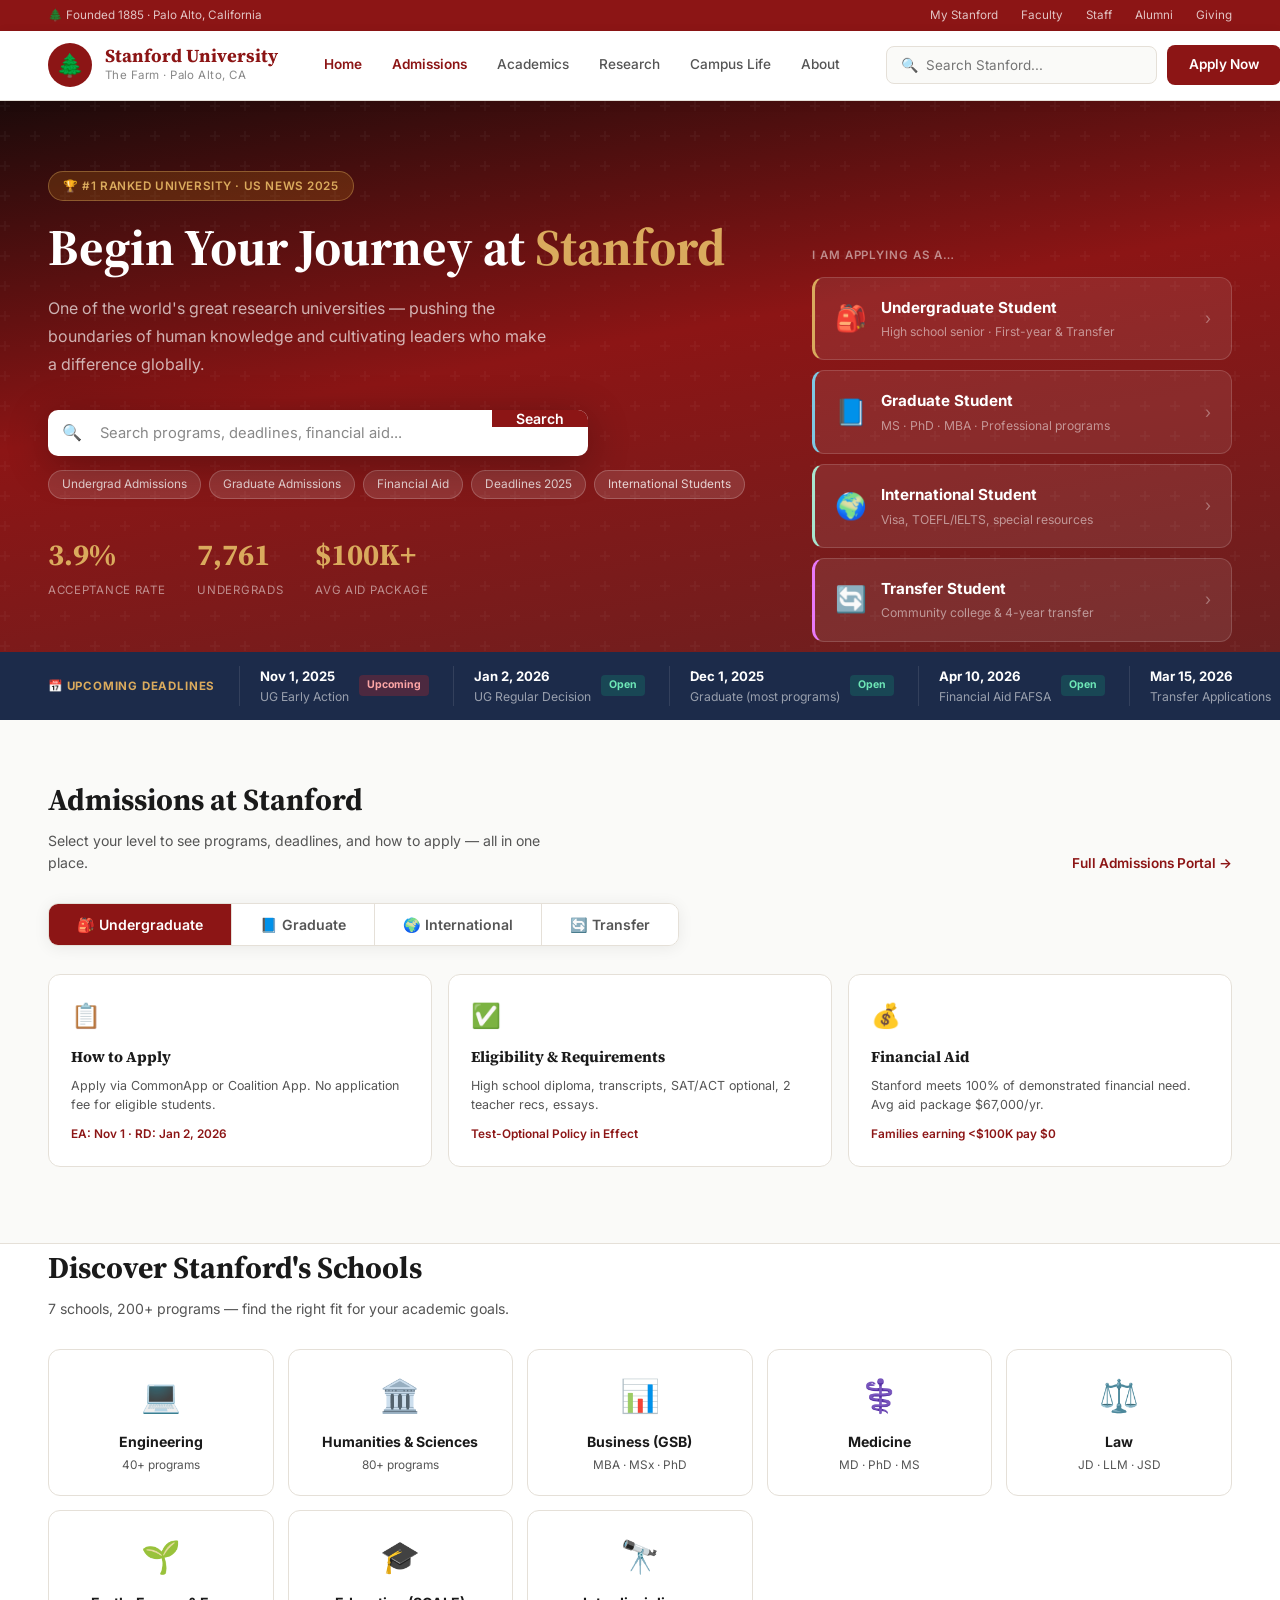
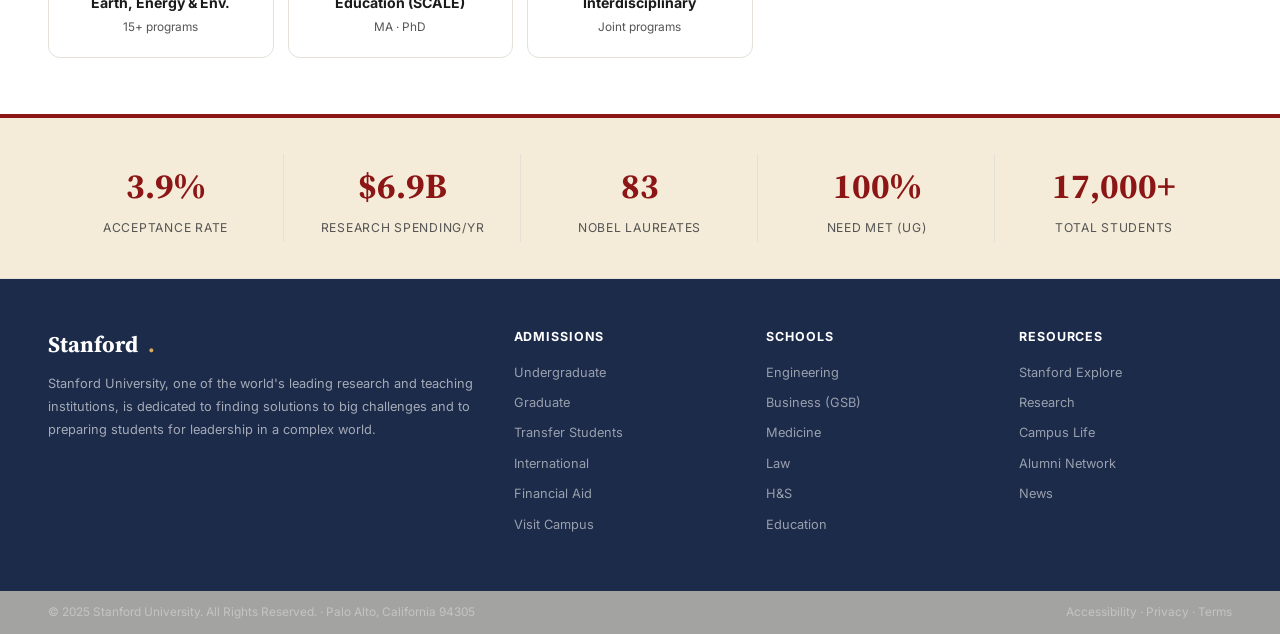
<file: HCI Labs/Lab 03/Lab Tasks/Task 04/StanFord.html>
<!DOCTYPE html>
<html lang="en">
<head>
<meta charset="UTF-8">
<meta name="viewport" content="width=device-width, initial-scale=1.0">
<title>Stanford University — Admissions Redesigned</title>
<link href="https://fonts.googleapis.com/css2?family=Source+Serif+4:wght@300;400;600;700;900&family=Inter:wght@300;400;500;600;700&display=swap" rel="stylesheet">
<style>
  :root {
    --cardinal:   #8C1515;
    --cardinal-d: #6E0F0F;
    --cardinal-l: #B83A3A;
    --gold:       #B26F16;
    --gold-l:     #DAAA5D;
    --sand:       #F4ECD8;
    --bg:         #FAFAF8;
    --surface:    #FFFFFF;
    --navy:       #1C2B4A;
    --text:       #1A1A1A;
    --text2:      #555555;
    --text3:      #888888;
    --border:     #E5E0D8;
    --border-l:   #F0EBE0;
    --green:      #2D6A4F;
    --teal:       #0A6E82;
    --radius:     10px;
    --shadow:     0 2px 16px rgba(0,0,0,0.07);
    --shadow-lg:  0 8px 40px rgba(0,0,0,0.12);
  }
  * { box-sizing: border-box; margin: 0; padding: 0; }
  html { scroll-behavior: smooth; }
  body { font-family: 'Inter', sans-serif; background: var(--bg); color: var(--text); font-size: 14px; line-height: 1.6; }

  /* ===== TOP UTILITY BAR ===== */
  .utility-bar {
    background: var(--cardinal);
    padding: 6px 48px;
    display: flex;
    justify-content: space-between;
    align-items: center;
    font-size: 0.73rem;
    color: rgba(255,255,255,0.75);
  }
  .utility-bar a { color: rgba(255,255,255,0.75); text-decoration: none; margin-left: 20px; transition: color 0.2s; }
  .utility-bar a:hover { color: white; }

  /* ===== NAVBAR ===== */
  nav {
    background: white;
    padding: 0 48px;
    height: 70px;
    display: flex;
    align-items: center;
    gap: 32px;
    border-bottom: 1px solid var(--border);
    position: sticky;
    top: 0;
    z-index: 200;
    box-shadow: 0 2px 12px rgba(0,0,0,0.06);
  }
  .nav-brand { display: flex; align-items: center; gap: 13px; cursor: pointer; flex-shrink: 0; text-decoration: none; }
  .nav-seal {
    width: 44px; height: 44px;
    border-radius: 50%;
    background: var(--cardinal);
    display: flex; align-items: center; justify-content: center;
    font-size: 1.4rem;
    color: white;
    flex-shrink: 0;
  }
  .brand-text .univ { font-family: 'Source Serif 4', serif; font-size: 1.15rem; font-weight: 700; color: var(--cardinal); line-height: 1.1; }
  .brand-text .loc  { font-size: 0.72rem; color: var(--text3); letter-spacing: 0.04em; }
  .nav-links { display: flex; gap: 2px; flex: 1; }
  .nav-links a {
    text-decoration: none; color: var(--text2); font-weight: 500; font-size: 0.85rem;
    padding: 8px 14px; border-radius: 6px; transition: all 0.18s; white-space: nowrap;
  }
  .nav-links a:hover { color: var(--cardinal); background: #FDF5F5; }
  .nav-links a.active { color: var(--cardinal); font-weight: 600; }
  .nav-right { margin-left: auto; display: flex; align-items: center; gap: 10px; flex-shrink: 0; }
  .nav-search {
    display: flex; align-items: center; gap: 8px;
    background: var(--bg); border: 1.5px solid var(--border);
    border-radius: 8px; padding: 7px 14px; min-width: 220px;
    transition: border-color 0.2s;
  }
  .nav-search:focus-within { border-color: var(--cardinal); }
  .nav-search input { border: none; background: none; outline: none; font-family: 'Inter', sans-serif; font-size: 0.84rem; color: var(--text); width: 100%; }
  .apply-cta {
    padding: 9px 22px; background: var(--cardinal); color: white; border: none;
    border-radius: 8px; font-family: 'Inter', sans-serif; font-weight: 600; font-size: 0.85rem;
    cursor: pointer; transition: all 0.2s; text-decoration: none; white-space: nowrap;
  }
  .apply-cta:hover { background: var(--cardinal-d); box-shadow: 0 4px 16px rgba(140,21,21,0.35); }

  /* ===== PAGE ROUTING ===== */
  .page { display: none; }
  .page.active { display: block; }

  /* ===== HERO ===== */
  .hero {
    background: linear-gradient(170deg, #1C0A0A 0%, var(--cardinal) 45%, #6B2020 100%);
    padding: 70px 48px 0;
    display: grid;
    grid-template-columns: 1fr 420px;
    gap: 52px;
    align-items: end;
    min-height: 460px;
    position: relative;
    overflow: hidden;
  }
  .hero::before {
    content: '';
    position: absolute; inset: 0;
    background: url("data:image/svg+xml,%3Csvg width='60' height='60' viewBox='0 0 60 60' xmlns='http://www.w3.org/2000/svg'%3E%3Cg fill='none' fill-rule='evenodd'%3E%3Cg fill='%23ffffff' fill-opacity='0.03'%3E%3Cpath d='M36 34v-4h-2v4h-4v2h4v4h2v-4h4v-2h-4zm0-30V0h-2v4h-4v2h4v4h2V6h4V4h-4zM6 34v-4H4v4H0v2h4v4h2v-4h4v-2H6zM6 4V0H4v4H0v2h4v4h2V6h4V4H6z'/%3E%3C/g%3E%3C/g%3E%3C/svg%3E");
    pointer-events: none;
  }
  .hero-text { padding-bottom: 52px; position: relative; z-index: 1; }
  .hero-eyebrow {
    display: inline-flex; align-items: center; gap: 8px;
    background: rgba(178,111,22,0.25); border: 1px solid rgba(218,170,93,0.4);
    color: var(--gold-l); font-size: 0.73rem; font-weight: 600;
    padding: 5px 14px; border-radius: 20px; margin-bottom: 18px;
    letter-spacing: 0.05em; text-transform: uppercase;
  }
  .hero h1 {
    font-family: 'Source Serif 4', serif; font-size: 3.2rem; font-weight: 700;
    color: white; line-height: 1.1; margin-bottom: 18px;
  }
  .hero h1 em { font-style: normal; color: var(--gold-l); }
  .hero-sub { color: rgba(255,255,255,0.68); font-size: 1rem; line-height: 1.75; margin-bottom: 32px; max-width: 500px; }

  /* SMART SEARCH — the key fix */
  .hero-search-wrap { position: relative; max-width: 540px; }
  .hero-search {
    display: flex; align-items: center; gap: 0;
    background: white; border-radius: 10px; overflow: hidden;
    box-shadow: 0 8px 40px rgba(0,0,0,0.3);
  }
  .hs-icon { padding: 0 14px; font-size: 1rem; color: var(--text3); flex-shrink: 0; }
  .hero-search input {
    flex: 1; border: none; outline: none; font-family: 'Inter', sans-serif;
    font-size: 0.92rem; color: var(--text); padding: 14px 4px; background: none;
  }
  .hero-search input::placeholder { color: var(--text3); }
  .hs-btn {
    padding: 0 24px; height: 100%; background: var(--cardinal); color: white; border: none;
    font-family: 'Inter', sans-serif; font-weight: 600; font-size: 0.88rem; cursor: pointer;
    transition: background 0.2s; align-self: stretch; white-space: nowrap;
  }
  .hs-btn:hover { background: var(--cardinal-d); }

  .search-panel {
    display: none; position: absolute; top: calc(100% + 6px); left: 0; right: 0;
    background: white; border-radius: 10px; box-shadow: var(--shadow-lg);
    border: 1px solid var(--border); z-index: 300; overflow: hidden;
  }
  .search-panel.open { display: block; }
  .sp-head { padding: 10px 16px 4px; font-size: 0.7rem; font-weight: 700; color: var(--text3); text-transform: uppercase; letter-spacing: 0.07em; }
  .sp-row { display: flex; align-items: center; gap: 12px; padding: 10px 16px; cursor: pointer; transition: background 0.14s; }
  .sp-row:hover { background: #FDF5F5; }
  .sp-row .sr-icon { font-size: 1.05rem; flex-shrink: 0; }
  .sp-row .sr-title { font-size: 0.86rem; font-weight: 600; color: var(--text); }
  .sp-row .sr-sub   { font-size: 0.74rem; color: var(--text2); margin-top: 1px; }
  .sp-row .sr-badge { margin-left: auto; font-size: 0.68rem; font-weight: 700; padding: 2px 8px; border-radius: 4px; white-space: nowrap; }
  .badge-open  { background: #ECFDF5; color: var(--green); }
  .badge-dates { background: #FFF8EC; color: var(--gold); }

  .search-pills { display: flex; gap: 8px; margin-top: 14px; flex-wrap: wrap; }
  .spill {
    background: rgba(255,255,255,0.12); color: rgba(255,255,255,0.78);
    border: 1px solid rgba(255,255,255,0.2); padding: 4px 13px;
    border-radius: 20px; font-size: 0.74rem; cursor: pointer; transition: all 0.18s;
  }
  .spill:hover { background: rgba(255,255,255,0.22); color: white; }

  /* Stats row */
  .hero-stats { display: flex; gap: 32px; margin-top: 32px; }
  .hstat .n { font-family: 'Source Serif 4', serif; font-size: 1.9rem; font-weight: 700; color: var(--gold-l); }
  .hstat .l { font-size: 0.72rem; color: rgba(255,255,255,0.5); text-transform: uppercase; letter-spacing: 0.06em; margin-top: 2px; }

  /* Hero right: audience selector */
  .audience-selector { padding-bottom: 0; position: relative; z-index: 1; }
  .as-label { color: rgba(255,255,255,0.5); font-size: 0.72rem; font-weight: 600; text-transform: uppercase; letter-spacing: 0.08em; margin-bottom: 12px; }
  .aud-card {
    background: rgba(255,255,255,0.08); border: 1px solid rgba(255,255,255,0.15);
    border-radius: 12px; padding: 18px 20px; margin-bottom: 10px; cursor: pointer;
    transition: all 0.22s; display: flex; align-items: center; gap: 14px; text-decoration: none;
  }
  .aud-card:hover { background: rgba(255,255,255,0.16); border-color: rgba(255,255,255,0.3); transform: translateX(6px); }
  .aud-card.ug { border-left: 3px solid var(--gold-l); }
  .aud-card.grad { border-left: 3px solid #7EC8E3; }
  .aud-card.intl { border-left: 3px solid #A8E6CF; }
  .ac-icon { font-size: 1.6rem; flex-shrink: 0; }
  .ac-title { color: white; font-weight: 700; font-size: 0.95rem; }
  .ac-sub   { color: rgba(255,255,255,0.5); font-size: 0.76rem; margin-top: 2px; }
  .ac-arrow { margin-left: auto; color: rgba(255,255,255,0.35); font-size: 1rem; }

  /* ===== DEADLINES STRIP ===== */
  .deadlines-strip {
    background: var(--navy);
    padding: 14px 48px;
    display: flex;
    align-items: center;
    gap: 24px;
    overflow-x: auto;
    scrollbar-width: none;
  }
  .deadlines-strip::-webkit-scrollbar { display: none; }
  .ds-label { color: var(--gold-l); font-size: 0.72rem; font-weight: 700; text-transform: uppercase; letter-spacing: 0.07em; white-space: nowrap; flex-shrink: 0; }
  .deadline-item {
    display: flex; align-items: center; gap: 10px;
    border-left: 1px solid rgba(255,255,255,0.1); padding-left: 20px;
    flex-shrink: 0;
  }
  .deadline-item .di-date { font-weight: 700; font-size: 0.82rem; color: white; }
  .deadline-item .di-desc { font-size: 0.76rem; color: rgba(255,255,255,0.55); }
  .deadline-item .di-badge {
    padding: 2px 8px; border-radius: 4px; font-size: 0.66rem; font-weight: 700;
  }
  .di-urgent { background: rgba(220,38,38,0.25); color: #FCA5A5; }
  .di-ok     { background: rgba(16,185,129,0.2); color: #6EE7B7; }

  /* ===== SECTION ===== */
  .section { padding: 56px 48px; }
  .sec-header { display: flex; align-items: flex-end; justify-content: space-between; margin-bottom: 28px; }
  .sec-title { font-family: 'Source Serif 4', serif; font-size: 1.9rem; font-weight: 700; color: var(--text); }
  .sec-sub { color: var(--text2); font-size: 0.88rem; margin-top: 5px; max-width: 520px; }
  .see-all { color: var(--cardinal); font-weight: 600; font-size: 0.85rem; text-decoration: none; display: flex; align-items: center; gap: 4px; white-space: nowrap; cursor: pointer; }
  .see-all:hover { text-decoration: underline; }

  /* ===== AUDIENCE TABS (main fix: UG vs Grad clearly separated) ===== */
  .aud-tabs {
    display: flex; gap: 0;
    border: 1.5px solid var(--border); border-radius: 10px; overflow: hidden;
    display: inline-flex; margin-bottom: 28px;
    box-shadow: var(--shadow);
  }
  .aud-tab {
    padding: 12px 28px; background: white; border: none; border-right: 1.5px solid var(--border);
    font-family: 'Inter', sans-serif; font-weight: 600; font-size: 0.88rem; color: var(--text2);
    cursor: pointer; transition: all 0.2s; white-space: nowrap;
  }
  .aud-tab:last-child { border-right: none; }
  .aud-tab:hover { color: var(--cardinal); background: #FDF5F5; }
  .aud-tab.active { background: var(--cardinal); color: white; }
  .aud-panel { display: none; }
  .aud-panel.active { display: block; }

  /* ===== PROGRAM CARDS ===== */
  .programs-grid { display: grid; grid-template-columns: repeat(auto-fill, minmax(280px, 1fr)); gap: 16px; }
  .prog-card {
    background: white; border: 1.5px solid var(--border); border-radius: 12px;
    padding: 22px; cursor: pointer; transition: all 0.22s; position: relative; overflow: hidden;
  }
  .prog-card::after {
    content: ''; position: absolute; bottom: 0; left: 0; right: 0; height: 3px;
    background: var(--cardinal); transform: scaleX(0); transition: transform 0.2s; transform-origin: left;
  }
  .prog-card:hover { border-color: #D4AAAA; box-shadow: var(--shadow-lg); transform: translateY(-2px); }
  .prog-card:hover::after { transform: scaleX(1); }
  .pc-icon { font-size: 1.6rem; margin-bottom: 12px; }
  .pc-name { font-family: 'Source Serif 4', serif; font-weight: 700; font-size: 1rem; color: var(--text); margin-bottom: 4px; }
  .pc-dept { font-size: 0.76rem; color: var(--text3); margin-bottom: 10px; }
  .pc-tags { display: flex; gap: 6px; flex-wrap: wrap; }
  .pc-tag { padding: 3px 10px; border-radius: 5px; font-size: 0.7rem; font-weight: 600; }
  .tag-type  { background: #F0F4FF; color: #3B5BDB; }
  .tag-dur   { background: #F0FFF4; color: var(--green); }
  .tag-fund  { background: #FFFBEB; color: var(--gold); }
  .tag-apps  { background: #FDF5F5; color: var(--cardinal); }

  /* ===== INFO CARDS ===== */
  .info-3col { display: grid; grid-template-columns: repeat(3, 1fr); gap: 16px; margin-bottom: 20px; }
  .info-card {
    background: white; border: 1.5px solid var(--border); border-radius: 12px;
    padding: 22px; cursor: pointer; transition: all 0.2s; text-decoration: none; display: block;
  }
  .info-card:hover { border-color: #D4AAAA; box-shadow: var(--shadow); transform: translateY(-2px); }
  .ic-top { display: flex; align-items: flex-start; justify-content: space-between; margin-bottom: 10px; }
  .ic-icon { font-size: 1.5rem; }
  .ic-arrow { color: var(--cardinal); font-size: 0.9rem; opacity: 0; transition: opacity 0.2s; }
  .info-card:hover .ic-arrow { opacity: 1; }
  .ic-title { font-family: 'Source Serif 4', serif; font-weight: 700; font-size: 0.95rem; color: var(--text); margin-bottom: 6px; }
  .ic-desc  { font-size: 0.78rem; color: var(--text2); line-height: 1.6; }
  .ic-date  { font-size: 0.74rem; color: var(--cardinal); font-weight: 600; margin-top: 10px; }

  /* ===== COMPARISON TABLE ===== */
  .compare-table { width: 100%; border-collapse: collapse; background: white; border-radius: 12px; overflow: hidden; border: 1.5px solid var(--border); }
  .compare-table th { padding: 14px 20px; background: var(--cardinal); color: white; font-size: 0.82rem; font-weight: 700; text-align: left; text-transform: uppercase; letter-spacing: 0.05em; }
  .compare-table th:first-child { background: var(--cardinal-d); }
  .compare-table td { padding: 13px 20px; font-size: 0.84rem; color: var(--text); border-bottom: 1px solid var(--border-l); vertical-align: top; }
  .compare-table tr:last-child td { border-bottom: none; }
  .compare-table tr:hover td { background: #FDF5F5; }
  .compare-table td:first-child { font-weight: 600; color: var(--text2); font-size: 0.8rem; background: #FAFAFA; }
  .ct-check { color: var(--green); font-weight: 700; }
  .ct-dash  { color: var(--text3); }

  /* ===== FINANCIAL AID ===== */
  .aid-grid { display: grid; grid-template-columns: repeat(auto-fill, minmax(240px, 1fr)); gap: 14px; }
  .aid-card {
    background: white; border: 1.5px solid var(--border); border-radius: 12px;
    padding: 20px; display: flex; align-items: flex-start; gap: 14px;
    transition: all 0.2s; cursor: pointer;
  }
  .aid-card:hover { border-color: #D4AAAA; box-shadow: var(--shadow); }
  .aid-icon { font-size: 1.5rem; flex-shrink: 0; }
  .aid-name { font-weight: 700; font-size: 0.88rem; color: var(--text); }
  .aid-desc { font-size: 0.76rem; color: var(--text2); margin-top: 4px; line-height: 1.5; }
  .aid-amount { font-size: 0.76rem; color: var(--cardinal); font-weight: 700; margin-top: 6px; }

  /* ===== TIMELINE ===== */
  .tl-grid { display: grid; grid-template-columns: 1fr 1fr; gap: 32px; }
  .tl-col-title { font-family: 'Source Serif 4', serif; font-size: 1.1rem; font-weight: 700; color: var(--text); margin-bottom: 18px; display: flex; align-items: center; gap: 8px; }
  .timeline { position: relative; padding-left: 20px; }
  .timeline::before { content: ''; position: absolute; left: 6px; top: 8px; bottom: 8px; width: 2px; background: var(--border); }
  .tl-item { position: relative; padding: 0 0 18px 22px; }
  .tl-item::before { content: ''; position: absolute; left: -8px; top: 5px; width: 14px; height: 14px; border-radius: 50%; background: var(--cardinal); border: 3px solid white; box-shadow: 0 0 0 2px var(--cardinal); }
  .tl-item.past::before { background: var(--text3); box-shadow: 0 0 0 2px var(--text3); }
  .tl-item.active::before { background: var(--green); box-shadow: 0 0 0 2px var(--green); animation: tlpulse 1.6s ease-in-out infinite; }
  @keyframes tlpulse { 0%,100%{box-shadow:0 0 0 2px var(--green)} 50%{box-shadow:0 0 0 6px rgba(45,106,79,0.2)} }
  .tl-date { font-size: 0.73rem; font-weight: 700; color: var(--text3); text-transform: uppercase; letter-spacing: 0.05em; }
  .tl-title { font-weight: 600; font-size: 0.88rem; color: var(--text); margin: 3px 0; }
  .tl-sub { font-size: 0.76rem; color: var(--text2); }

  /* ===== STATS BAR ===== */
  .stats-bar { background: var(--sand); border-top: 4px solid var(--cardinal); border-bottom: 1px solid var(--border); padding: 36px 48px; display: grid; grid-template-columns: repeat(5, 1fr); text-align: center; gap: 1px; }
  .sb-item { padding: 4px 12px; border-right: 1px solid var(--border); }
  .sb-item:last-child { border-right: none; }
  .sb-num { font-family: 'Source Serif 4', serif; font-size: 2.2rem; font-weight: 700; color: var(--cardinal); }
  .sb-lbl { font-size: 0.76rem; color: var(--text2); text-transform: uppercase; letter-spacing: 0.06em; margin-top: 4px; }

  /* ===== ADMISSIONS DETAIL PAGE ===== */
  .adm-hero { background: var(--sand); border-bottom: 1px solid var(--border); padding: 48px 48px 36px; }
  .breadcrumb { font-size: 0.76rem; color: var(--text3); margin-bottom: 12px; display: flex; gap: 6px; align-items: center; }
  .breadcrumb a { color: var(--cardinal); font-weight: 600; text-decoration: none; cursor: pointer; }
  .breadcrumb a:hover { text-decoration: underline; }
  .adm-hero h1 { font-family: 'Source Serif 4', serif; font-size: 2.5rem; font-weight: 700; color: var(--text); margin-bottom: 10px; }
  .adm-hero p { color: var(--text2); font-size: 0.95rem; max-width: 680px; line-height: 1.75; }

  .adm-layout { display: grid; grid-template-columns: 220px 1fr; gap: 32px; padding: 32px 48px; align-items: start; }

  /* SIDEBAR — all admission links in one place */
  .adm-sidebar { background: white; border: 1.5px solid var(--border); border-radius: 12px; overflow: hidden; position: sticky; top: 82px; }
  .adm-sb-head { padding: 14px 18px; background: var(--cardinal); color: white; font-size: 0.78rem; font-weight: 700; text-transform: uppercase; letter-spacing: 0.06em; }
  .adm-sb-section { padding: 8px 18px 4px; font-size: 0.68rem; font-weight: 700; color: var(--text3); text-transform: uppercase; letter-spacing: 0.07em; margin-top: 4px; }
  .adm-sb-link {
    display: flex; align-items: center; gap: 9px; padding: 10px 18px;
    text-decoration: none; color: var(--text2); font-size: 0.83rem; font-weight: 500;
    border-bottom: 1px solid var(--border-l); transition: all 0.18s; cursor: pointer;
  }
  .adm-sb-link:hover { color: var(--cardinal); background: #FDF5F5; }
  .adm-sb-link.active { color: var(--cardinal); font-weight: 700; background: #FDF5F5; border-left: 3px solid var(--cardinal); }
  .adm-sb-link .sbl-icon { font-size: 0.95rem; }
  .adm-sb-link:last-child { border-bottom: none; }

  .adm-main { }

  /* Degree level switcher */
  .deg-switcher { display: inline-flex; background: var(--bg); border: 1.5px solid var(--border); border-radius: 10px; padding: 4px; gap: 4px; margin-bottom: 26px; }
  .deg-btn { padding: 9px 22px; border: none; border-radius: 7px; font-family: 'Inter', sans-serif; font-weight: 600; font-size: 0.85rem; cursor: pointer; color: var(--text2); background: none; transition: all 0.2s; }
  .deg-btn.active { background: white; color: var(--cardinal); box-shadow: var(--shadow); }

  /* ===== EXPLORE SECTION ===== */
  .explore-grid { display: grid; grid-template-columns: repeat(auto-fill, minmax(200px, 1fr)); gap: 14px; }
  .explore-card {
    background: white; border: 1.5px solid var(--border); border-radius: 12px;
    padding: 20px 18px; cursor: pointer; transition: all 0.2s; text-align: center;
  }
  .explore-card:hover { border-color: #D4AAAA; box-shadow: var(--shadow); transform: translateY(-3px); }
  .ec-icon { font-size: 2rem; margin-bottom: 10px; }
  .ec-name { font-weight: 700; font-size: 0.88rem; color: var(--text); }
  .ec-count { font-size: 0.74rem; color: var(--text2); margin-top: 3px; }

  /* ===== FOOTER ===== */
  footer { background: var(--navy); color: rgba(255,255,255,0.6); padding: 48px; display: grid; grid-template-columns: 2fr 1fr 1fr 1fr; gap: 40px; }
  .footer-brand { font-family: 'Source Serif 4', serif; font-size: 1.4rem; font-weight: 700; color: white; display: flex; align-items: center; gap: 10px; margin-bottom: 10px; }
  .footer-brand .fb-dot { color: var(--gold-l); }
  footer p { font-size: 0.8rem; line-height: 1.8; }
  footer h4 { color: white; font-size: 0.78rem; font-weight: 700; text-transform: uppercase; letter-spacing: 0.07em; margin-bottom: 14px; }
  footer ul { list-style: none; }
  footer ul li { margin-bottom: 8px; }
  footer ul a { color: rgba(255,255,255,0.55); text-decoration: none; font-size: 0.8rem; transition: color 0.2s; cursor: pointer; }
  footer ul a:hover { color: white; }
  .footer-bottom { background: rgba(0,0,0,0.35); padding: 12px 48px; display: flex; justify-content: space-between; font-size: 0.74rem; color: rgba(255,255,255,0.35); }

  @keyframes fadeUp { from{opacity:0;transform:translateY(16px)} to{opacity:1;transform:translateY(0)} }
  .fu { animation: fadeUp 0.45s ease both; }
  .fu2 { animation-delay: 0.1s; }
  .fu3 { animation-delay: 0.18s; }
</style>
</head>
<body>

<!-- UTILITY BAR -->
<div class="utility-bar">
  <span>🌲 Founded 1885 · Palo Alto, California</span>
  <div>
    <a href="#">My Stanford</a>
    <a href="#">Faculty</a>
    <a href="#">Staff</a>
    <a href="#">Alumni</a>
    <a href="#">Giving</a>
  </div>
</div>

<!-- NAVBAR -->
<nav>
  <div class="nav-brand" onclick="showPage('home')">
    <div class="nav-seal">🌲</div>
    <div class="brand-text">
      <div class="univ">Stanford University</div>
      <div class="loc">The Farm · Palo Alto, CA</div>
    </div>
  </div>
  <div class="nav-links">
    <a onclick="showPage('home')" class="active" style="cursor:pointer">Home</a>
    <a onclick="showPage('admissions')" style="cursor:pointer; color:var(--cardinal); font-weight:600;">Admissions</a>
    <a style="cursor:pointer">Academics</a>
    <a style="cursor:pointer">Research</a>
    <a style="cursor:pointer">Campus Life</a>
    <a style="cursor:pointer">About</a>
  </div>
  <div class="nav-right">
    <div class="nav-search">
      <span style="color:var(--text3)">🔍</span>
      <input type="text" placeholder="Search Stanford...">
    </div>
    <a onclick="showPage('admissions')" class="apply-cta" style="cursor:pointer">Apply Now</a>
  </div>
</nav>

<!-- ============================================================ HOME ============================================================ -->
<div class="page active" id="page-home">

  <!-- HERO -->
  <div class="hero">
    <div class="hero-text fu">
      <div class="hero-eyebrow">🏆 #1 Ranked University · US News 2025</div>
      <h1>Begin Your Journey at <em>Stanford</em></h1>
      <p class="hero-sub">One of the world's great research universities — pushing the boundaries of human knowledge and cultivating leaders who make a difference globally.</p>

      <!-- SMART SEARCH — FIX: prominent, fast, context-aware -->
      <div class="hero-search-wrap">
        <div class="hero-search">
          <span class="hs-icon">🔍</span>
          <input type="text" id="heroSearch" placeholder="Search programs, deadlines, financial aid..." onfocus="openSP()" oninput="openSP()">
          <button class="hs-btn">Search</button>
        </div>
        <div class="search-panel" id="searchPanel">
          <div class="sp-head">Admissions</div>
          <div class="sp-row" onclick="showPage('admissions')">
            <span class="sr-icon">🎓</span>
            <div><div class="sr-title">Undergraduate Admissions</div><div class="sr-sub">Class of 2029 · Regular Decision open</div></div>
            <span class="sr-badge badge-open">Open</span>
          </div>
          <div class="sp-row" onclick="showPage('admissions')">
            <span class="sr-icon">📘</span>
            <div><div class="sr-title">Graduate Admissions</div><div class="sr-sub">MS, PhD, MBA · Program-specific deadlines</div></div>
            <span class="sr-badge badge-open">Open</span>
          </div>
          <div class="sp-row" onclick="showPage('admissions')">
            <span class="sr-icon">💰</span>
            <div><div class="sr-title">Financial Aid & Scholarships</div><div class="sr-sub">Meets 100% of demonstrated need</div></div>
          </div>
          <div class="sp-row" onclick="showPage('admissions')">
            <span class="sr-icon">📅</span>
            <div><div class="sr-title">Application Deadlines</div><div class="sr-sub">Early Action: Nov 1 · Regular: Jan 2</div></div>
            <span class="sr-badge badge-dates">Key Dates</span>
          </div>
          <div class="sp-head">Popular Programs</div>
          <div class="sp-row">
            <span class="sr-icon">💻</span>
            <div><div class="sr-title">Computer Science</div><div class="sr-sub">BS · MS · PhD — School of Engineering</div></div>
          </div>
          <div class="sp-row">
            <span class="sr-icon">⚕️</span>
            <div><div class="sr-title">Medicine (MD)</div><div class="sr-sub">Stanford School of Medicine</div></div>
          </div>
          <div class="sp-row">
            <span class="sr-icon">📊</span>
            <div><div class="sr-title">MBA Program</div><div class="sr-sub">Stanford Graduate School of Business</div></div>
          </div>
        </div>
      </div>

      <div class="search-pills">
        <span class="spill" onclick="showPage('admissions')">Undergrad Admissions</span>
        <span class="spill" onclick="showPage('admissions')">Graduate Admissions</span>
        <span class="spill" onclick="showPage('admissions')">Financial Aid</span>
        <span class="spill">Deadlines 2025</span>
        <span class="spill">International Students</span>
      </div>

      <div class="hero-stats">
        <div class="hstat"><div class="n">3.9%</div><div class="l">Acceptance Rate</div></div>
        <div class="hstat"><div class="n">7,761</div><div class="l">Undergrads</div></div>
        <div class="hstat"><div class="n">$100K+</div><div class="l">Avg Aid Package</div></div>
      </div>
    </div>

    <!-- RIGHT: Audience selector cards -->
    <div class="audience-selector fu fu2">
      <div class="as-label">I am applying as a…</div>
      <a class="aud-card ug" onclick="showPage('admissions')" style="cursor:pointer">
        <div class="ac-icon">🎒</div>
        <div>
          <div class="ac-title">Undergraduate Student</div>
          <div class="ac-sub">High school senior · First-year & Transfer</div>
        </div>
        <div class="ac-arrow">›</div>
      </a>
      <a class="aud-card grad" onclick="showPage('admissions')" style="cursor:pointer">
        <div class="ac-icon">📘</div>
        <div>
          <div class="ac-title">Graduate Student</div>
          <div class="ac-sub">MS · PhD · MBA · Professional programs</div>
        </div>
        <div class="ac-arrow">›</div>
      </a>
      <a class="aud-card intl" onclick="showPage('admissions')" style="cursor:pointer">
        <div class="ac-icon">🌍</div>
        <div>
          <div class="ac-title">International Student</div>
          <div class="ac-sub">Visa, TOEFL/IELTS, special resources</div>
        </div>
        <div class="ac-arrow">›</div>
      </a>
      <a class="aud-card" style="border-left:3px solid #E879F9; cursor:pointer" onclick="showPage('admissions')">
        <div class="ac-icon">🔄</div>
        <div>
          <div class="ac-title">Transfer Student</div>
          <div class="ac-sub">Community college & 4-year transfer</div>
        </div>
        <div class="ac-arrow">›</div>
      </a>
    </div>
  </div>

  <!-- DEADLINES STRIP -->
  <div class="deadlines-strip">
    <span class="ds-label">📅 Upcoming Deadlines</span>
    <div class="deadline-item">
      <div>
        <div class="di-date">Nov 1, 2025</div>
        <div class="di-desc">UG Early Action</div>
      </div>
      <span class="di-badge di-urgent">Upcoming</span>
    </div>
    <div class="deadline-item">
      <div>
        <div class="di-date">Jan 2, 2026</div>
        <div class="di-desc">UG Regular Decision</div>
      </div>
      <span class="di-badge di-ok">Open</span>
    </div>
    <div class="deadline-item">
      <div>
        <div class="di-date">Dec 1, 2025</div>
        <div class="di-desc">Graduate (most programs)</div>
      </div>
      <span class="di-badge di-ok">Open</span>
    </div>
    <div class="deadline-item">
      <div>
        <div class="di-date">Apr 10, 2026</div>
        <div class="di-desc">Financial Aid FAFSA</div>
      </div>
      <span class="di-badge di-ok">Open</span>
    </div>
    <div class="deadline-item">
      <div>
        <div class="di-date">Mar 15, 2026</div>
        <div class="di-desc">Transfer Applications</div>
      </div>
      <span class="di-badge di-ok">Open</span>
    </div>
  </div>

  <!-- ADMISSIONS OVERVIEW — UG vs GRAD TABS (key fix) -->
  <div class="section">
    <div class="sec-header">
      <div>
        <div class="sec-title">Admissions at Stanford</div>
        <div class="sec-sub">Select your level to see programs, deadlines, and how to apply — all in one place.</div>
      </div>
      <a onclick="showPage('admissions')" class="see-all" style="cursor:pointer">Full Admissions Portal →</a>
    </div>

    <!-- AUDIENCE TABS — FIX: UG and Graduate clearly separated, not spread across pages -->
    <div class="aud-tabs">
      <button class="aud-tab active" onclick="switchAudience('ug', this)">🎒 Undergraduate</button>
      <button class="aud-tab" onclick="switchAudience('grad', this)">📘 Graduate</button>
      <button class="aud-tab" onclick="switchAudience('intl', this)">🌍 International</button>
      <button class="aud-tab" onclick="switchAudience('transfer', this)">🔄 Transfer</button>
    </div>

    <!-- UG PANEL -->
    <div class="aud-panel active" id="panel-ug">
      <div class="info-3col">
        <a class="info-card">
          <div class="ic-top"><div class="ic-icon">📋</div><div class="ic-arrow">→</div></div>
          <div class="ic-title">How to Apply</div>
          <div class="ic-desc">Apply via CommonApp or Coalition App. No application fee for eligible students.</div>
          <div class="ic-date">EA: Nov 1 · RD: Jan 2, 2026</div>
        </a>
        <a class="info-card">
          <div class="ic-top"><div class="ic-icon">✅</div><div class="ic-arrow">→</div></div>
          <div class="ic-title">Eligibility & Requirements</div>
          <div class="ic-desc">High school diploma, transcripts, SAT/ACT optional, 2 teacher recs, essays.</div>
          <div class="ic-date">Test-Optional Policy in Effect</div>
        </a>
        <a class="info-card">
          <div class="ic-top"><div class="ic-icon">💰</div><div class="ic-arrow">→</div></div>
          <div class="ic-title">Financial Aid</div>
          <div class="ic-desc">Stanford meets 100% of demonstrated financial need. Avg aid package $67,000/yr.</div>
          <div class="ic-date">Families earning &lt;$100K pay $0</div>
        </a>
      </div>
    </div>

    <!-- GRAD PANEL -->
    <div class="aud-panel" id="panel-grad">
      <div class="info-3col">
        <a class="info-card">
          <div class="ic-top"><div class="ic-icon">📘</div><div class="ic-arrow">→</div></div>
          <div class="ic-title">Graduate Programs</div>
          <div class="ic-desc">200+ graduate programs across 7 schools — apply directly to your chosen department.</div>
          <div class="ic-date">Most deadlines: Dec–Jan</div>
        </a>
        <a class="info-card">
          <div class="ic-top"><div class="ic-icon">🔬</div><div class="ic-arrow">→</div></div>
          <div class="ic-title">PhD Programs</div>
          <div class="ic-desc">Fully funded doctoral programs with stipends, health insurance, and housing support.</div>
          <div class="ic-date">Stipend ~$40,000/year</div>
        </a>
        <a class="info-card">
          <div class="ic-top"><div class="ic-icon">🏛️</div><div class="ic-arrow">→</div></div>
          <div class="ic-title">Professional Schools</div>
          <div class="ic-desc">Stanford GSB (MBA), School of Law (JD), School of Medicine (MD) and more.</div>
          <div class="ic-date">See individual deadlines</div>
        </a>
      </div>
      <div class="programs-grid">
        <div class="prog-card"><div class="pc-icon">💻</div><div class="pc-name">Computer Science</div><div class="pc-dept">School of Engineering · MS & PhD</div><div class="pc-tags"><span class="pc-tag tag-type">MS · PhD</span><span class="pc-tag tag-fund">Fully Funded</span><span class="pc-tag tag-apps">Deadline: Dec 5</span></div></div>
        <div class="prog-card"><div class="pc-icon">📊</div><div class="pc-name">MBA (GSB)</div><div class="pc-dept">Graduate School of Business</div><div class="pc-tags"><span class="pc-tag tag-type">MBA</span><span class="pc-tag tag-dur">2 Years</span><span class="pc-tag tag-apps">Deadline: Sep 10</span></div></div>
        <div class="prog-card"><div class="pc-icon">⚕️</div><div class="pc-name">Medicine (MD)</div><div class="pc-dept">Stanford School of Medicine</div><div class="pc-tags"><span class="pc-tag tag-type">MD</span><span class="pc-tag tag-dur">4 Years</span><span class="pc-tag tag-apps">Deadline: Oct 15</span></div></div>
        <div class="prog-card"><div class="pc-icon">⚡</div><div class="pc-name">Electrical Engineering</div><div class="pc-dept">School of Engineering · MS & PhD</div><div class="pc-tags"><span class="pc-tag tag-type">MS · PhD</span><span class="pc-tag tag-fund">Fully Funded</span><span class="pc-tag tag-apps">Deadline: Dec 1</span></div></div>
        <div class="prog-card"><div class="pc-icon">🧬</div><div class="pc-name">Biomedical Engineering</div><div class="pc-dept">School of Engineering & Medicine</div><div class="pc-tags"><span class="pc-tag tag-type">MS · PhD</span><span class="pc-tag tag-fund">Fully Funded</span><span class="pc-tag tag-apps">Deadline: Dec 1</span></div></div>
        <div class="prog-card"><div class="pc-icon">⚖️</div><div class="pc-name">Law (JD)</div><div class="pc-dept">Stanford Law School</div><div class="pc-tags"><span class="pc-tag tag-type">JD</span><span class="pc-tag tag-dur">3 Years</span><span class="pc-tag tag-apps">Deadline: Feb 1</span></div></div>
      </div>
    </div>

    <!-- INTL PANEL -->
    <div class="aud-panel" id="panel-intl">
      <div class="info-3col">
        <a class="info-card"><div class="ic-top"><div class="ic-icon">🌐</div><div class="ic-arrow">→</div></div><div class="ic-title">English Proficiency</div><div class="ic-desc">TOEFL iBT minimum 100, IELTS 7.0+. Some programs have exceptions.</div></a>
        <a class="info-card"><div class="ic-top"><div class="ic-icon">🛂</div><div class="ic-arrow">→</div></div><div class="ic-title">Visa (F-1 / J-1)</div><div class="ic-desc">Stanford's Bechtel International Center supports all international student visa needs.</div></a>
        <a class="info-card"><div class="ic-top"><div class="ic-icon">💵</div><div class="ic-arrow">→</div></div><div class="ic-title">Financial Aid for Intl Students</div><div class="ic-desc">Need-blind for international undergrads. Graduate students eligible for funding.</div></a>
      </div>
    </div>

    <!-- TRANSFER PANEL -->
    <div class="aud-panel" id="panel-transfer">
      <div class="info-3col">
        <a class="info-card"><div class="ic-top"><div class="ic-icon">📂</div><div class="ic-arrow">→</div></div><div class="ic-title">Transfer Requirements</div><div class="ic-desc">60+ transferable units, strong GPA, college transcripts, SAT/ACT optional.</div><div class="ic-date">Deadline: Mar 15, 2026</div></a>
        <a class="info-card"><div class="ic-top"><div class="ic-icon">🏠</div><div class="ic-arrow">→</div></div><div class="ic-title">Housing & Support</div><div class="ic-desc">2 years of on-campus housing guaranteed for all transfer students.</div></a>
        <a class="info-card"><div class="ic-top"><div class="ic-icon">💰</div><div class="ic-arrow">→</div></div><div class="ic-title">Transfer Aid</div><div class="ic-desc">Same need-blind aid policy applies to all domestic transfer students.</div></a>
      </div>
    </div>
  </div>

  <!-- EXPLORE SCHOOLS -->
  <div class="section" style="padding-top:0; background: white; border-top:1px solid var(--border);">
    <div class="sec-header">
      <div>
        <div class="sec-title">Discover Stanford's Schools</div>
        <div class="sec-sub">7 schools, 200+ programs — find the right fit for your academic goals.</div>
      </div>
    </div>
    <div class="explore-grid">
      <div class="explore-card"><div class="ec-icon">💻</div><div class="ec-name">Engineering</div><div class="ec-count">40+ programs</div></div>
      <div class="explore-card"><div class="ec-icon">🏛️</div><div class="ec-name">Humanities & Sciences</div><div class="ec-count">80+ programs</div></div>
      <div class="explore-card"><div class="ec-icon">📊</div><div class="ec-name">Business (GSB)</div><div class="ec-count">MBA · MSx · PhD</div></div>
      <div class="explore-card"><div class="ec-icon">⚕️</div><div class="ec-name">Medicine</div><div class="ec-count">MD · PhD · MS</div></div>
      <div class="explore-card"><div class="ec-icon">⚖️</div><div class="ec-name">Law</div><div class="ec-count">JD · LLM · JSD</div></div>
      <div class="explore-card"><div class="ec-icon">🌱</div><div class="ec-name">Earth, Energy & Env.</div><div class="ec-count">15+ programs</div></div>
      <div class="explore-card"><div class="ec-icon">🎓</div><div class="ec-name">Education (SCALE)</div><div class="ec-count">MA · PhD</div></div>
      <div class="explore-card"><div class="ec-icon">🔭</div><div class="ec-name">Interdisciplinary</div><div class="ec-count">Joint programs</div></div>
    </div>
  </div>

  <!-- STATS -->
  <div class="stats-bar">
    <div class="sb-item"><div class="sb-num">3.9%</div><div class="sb-lbl">Acceptance Rate</div></div>
    <div class="sb-item"><div class="sb-num">$6.9B</div><div class="sb-lbl">Research Spending/yr</div></div>
    <div class="sb-item"><div class="sb-num">83</div><div class="sb-lbl">Nobel Laureates</div></div>
    <div class="sb-item"><div class="sb-num">100%</div><div class="sb-lbl">Need Met (UG)</div></div>
    <div class="sb-item"><div class="sb-num">17,000+</div><div class="sb-lbl">Total Students</div></div>
  </div>

</div><!-- /home -->

<!-- ============================================================ ADMISSIONS PAGE ============================================================ -->
<div class="page" id="page-admissions">
  <div class="adm-hero">
    <div class="breadcrumb"><a onclick="showPage('home')">Home</a> › <span>Admissions</span></div>
    <h1>Admissions — 2025–26</h1>
    <p>Stanford welcomes students who demonstrate exceptional intellectual curiosity, passion, and the desire to contribute to society. Explore your path below — whether undergraduate, graduate, or professional.</p>
  </div>

  <div class="adm-layout">
    <!-- SIDEBAR — FIX: all links consolidated, organized by audience -->
    <div class="adm-sidebar">
      <div class="adm-sb-head">Admissions Menu</div>
      <div class="adm-sb-section">Undergraduate</div>
      <a class="adm-sb-link active"><span class="sbl-icon">🎒</span> UG Overview</a>
      <a class="adm-sb-link"><span class="sbl-icon">📋</span> How to Apply</a>
      <a class="adm-sb-link"><span class="sbl-icon">📅</span> Deadlines & Dates</a>
      <a class="adm-sb-link"><span class="sbl-icon">✅</span> Requirements</a>
      <a class="adm-sb-link"><span class="sbl-icon">💰</span> Financial Aid</a>
      <div class="adm-sb-section">Graduate</div>
      <a class="adm-sb-link"><span class="sbl-icon">📘</span> Grad Overview</a>
      <a class="adm-sb-link"><span class="sbl-icon">🔬</span> PhD Programs</a>
      <a class="adm-sb-link"><span class="sbl-icon">🏛️</span> Professional Schools</a>
      <a class="adm-sb-link"><span class="sbl-icon">💵</span> Grad Funding</a>
      <div class="adm-sb-section">Resources</div>
      <a class="adm-sb-link"><span class="sbl-icon">🌍</span> International Students</a>
      <a class="adm-sb-link"><span class="sbl-icon">🔄</span> Transfer Applicants</a>
      <a class="adm-sb-link"><span class="sbl-icon">🏅</span> Scholarships</a>
      <a class="adm-sb-link"><span class="sbl-icon">🗺️</span> Visit Campus</a>
    </div>

    <!-- MAIN CONTENT -->
    <div class="adm-main">
      <!-- Degree switcher -->
      <div class="deg-switcher">
        <button class="deg-btn active" onclick="switchDeg('ug', this)">🎒 Undergraduate (BS/BA)</button>
        <button class="deg-btn" onclick="switchDeg('ms', this)">📘 Masters (MS)</button>
        <button class="deg-btn" onclick="switchDeg('phd', this)">🔬 PhD</button>
        <button class="deg-btn" onclick="switchDeg('prof', this)">🏛️ Professional</button>
      </div>

      <!-- Application Timelines side-by-side — FIX: no subpage hunting -->
      <div class="tl-grid" style="margin-bottom:32px">
        <div>
          <div class="tl-col-title">📋 UG Application Timeline</div>
          <div class="timeline">
            <div class="tl-item past"><div class="tl-date">Aug 1, 2025</div><div class="tl-title">Applications Open</div><div class="tl-sub">CommonApp & Coalition App</div></div>
            <div class="tl-item active"><div class="tl-date">Now → Nov 1</div><div class="tl-title">⚡ Early Action — OPEN</div><div class="tl-sub">Non-binding, results by Dec 15</div></div>
            <div class="tl-item"><div class="tl-date">Jan 2, 2026</div><div class="tl-title">Regular Decision Deadline</div><div class="tl-sub">Final deadline for UG applicants</div></div>
            <div class="tl-item"><div class="tl-date">Apr 1, 2026</div><div class="tl-title">Decisions Released</div><div class="tl-sub">Offers of admission sent</div></div>
            <div class="tl-item"><div class="tl-date">May 1, 2026</div><div class="tl-title">Enrollment Deadline</div><div class="tl-sub">Confirm your place at Stanford</div></div>
          </div>
        </div>
        <div>
          <div class="tl-col-title">📘 Graduate Application Timeline</div>
          <div class="timeline">
            <div class="tl-item past"><div class="tl-date">Sep 1, 2025</div><div class="tl-title">Applications Open</div><div class="tl-sub">Most graduate programs</div></div>
            <div class="tl-item active"><div class="tl-date">Now → Dec 2025</div><div class="tl-title">⚡ Applications — OPEN</div><div class="tl-sub">Check your program for specific date</div></div>
            <div class="tl-item"><div class="tl-date">Dec 1–15, 2025</div><div class="tl-title">Most Grad Deadlines</div><div class="tl-sub">Engineering, Sciences, Humanities</div></div>
            <div class="tl-item"><div class="tl-date">Feb–Mar 2026</div><div class="tl-title">Decisions Released</div><div class="tl-sub">Rolling admissions for some programs</div></div>
            <div class="tl-item"><div class="tl-date">Apr 15, 2026</div><div class="tl-title">Enrollment Confirmation</div><div class="tl-sub">National PhD deadline (CGS)</div></div>
          </div>
        </div>
      </div>

      <!-- UG vs GRAD COMPARISON TABLE (FIX: see both at once) -->
      <div style="margin-bottom:32px">
        <div class="sec-title" style="font-size:1.3rem; margin-bottom:14px">UG vs Graduate — At a Glance</div>
        <table class="compare-table">
          <thead>
            <tr>
              <th>Feature</th>
              <th>🎒 Undergraduate</th>
              <th>📘 Graduate (MS)</th>
              <th>🔬 PhD</th>
            </tr>
          </thead>
          <tbody>
            <tr><td>Application Platform</td><td>CommonApp / Coalition</td><td>Stanford-specific portal</td><td>Department portal</td></tr>
            <tr><td>Application Deadline</td><td>Nov 1 (EA) · Jan 2 (RD)</td><td>Dec 1–15 (varies)</td><td>Dec 1–15 (varies)</td></tr>
            <tr><td>Test Requirements</td><td>SAT/ACT optional</td><td>GRE optional/required</td><td>GRE often required</td></tr>
            <tr><td>Letters of Recommendation</td><td>2 teacher + 1 counselor</td><td>3 academic/professional</td><td>3 academic</td></tr>
            <tr><td>Financial Aid</td><td class="ct-check">✔ Need-blind, 100% met</td><td>Partial funding available</td><td class="ct-check">✔ Fully funded + stipend</td></tr>
            <tr><td>Application Fee</td><td>$90 (waivers available)</td><td>$125</td><td>$125</td></tr>
            <tr><td>Decision Timeline</td><td>Dec 15 (EA) · Apr 1 (RD)</td><td>Feb–Mar 2026</td><td>Feb–Apr 2026</td></tr>
          </tbody>
        </table>
      </div>

      <!-- FINANCIAL AID SUMMARY -->
      <div>
        <div class="sec-title" style="font-size:1.3rem; margin-bottom:6px">💰 Financial Aid & Funding</div>
        <p style="color:var(--text2);font-size:0.85rem;margin-bottom:18px;">Stanford is committed to affordability. No student should be unable to attend due to financial need.</p>
        <div class="aid-grid">
          <div class="aid-card"><div class="aid-icon">🏠</div><div><div class="aid-name">Families Under $100K</div><div class="aid-desc">Pay $0 for tuition. Room & board may also be covered.</div><div class="aid-amount">Full Coverage</div></div></div>
          <div class="aid-card"><div class="aid-icon">📜</div><div><div class="aid-name">Merit Scholarships</div><div class="aid-desc">Competitive awards based on academic and extracurricular excellence.</div><div class="aid-amount">Up to $30,000/yr</div></div></div>
          <div class="aid-card"><div class="aid-icon">🔬</div><div><div class="aid-name">PhD Fellowship</div><div class="aid-desc">All doctoral students receive full tuition + living stipend + health coverage.</div><div class="aid-amount">~$40,000/yr stipend</div></div></div>
          <div class="aid-card"><div class="aid-icon">🌍</div><div><div class="aid-name">International Aid</div><div class="aid-desc">Need-blind admissions for international undergrads. Same aid formula applied.</div><div class="aid-amount">Same as Domestic</div></div></div>
        </div>
      </div>
    </div>
  </div>
</div><!-- /admissions -->

<!-- FOOTER -->
<footer>
  <div>
    <div class="footer-brand">Stanford<span class="fb-dot">.</span></div>
    <p>Stanford University, one of the world's leading research and teaching institutions, is dedicated to finding solutions to big challenges and to preparing students for leadership in a complex world.</p>
  </div>
  <div>
    <h4>Admissions</h4>
    <ul>
      <li><a onclick="showPage('admissions')">Undergraduate</a></li>
      <li><a onclick="showPage('admissions')">Graduate</a></li>
      <li><a>Transfer Students</a></li>
      <li><a>International</a></li>
      <li><a>Financial Aid</a></li>
      <li><a>Visit Campus</a></li>
    </ul>
  </div>
  <div>
    <h4>Schools</h4>
    <ul>
      <li><a>Engineering</a></li>
      <li><a>Business (GSB)</a></li>
      <li><a>Medicine</a></li>
      <li><a>Law</a></li>
      <li><a>H&S</a></li>
      <li><a>Education</a></li>
    </ul>
  </div>
  <div>
    <h4>Resources</h4>
    <ul>
      <li><a>Stanford Explore</a></li>
      <li><a>Research</a></li>
      <li><a>Campus Life</a></li>
      <li><a>Alumni Network</a></li>
      <li><a>News</a></li>
    </ul>
  </div>
</footer>
<div class="footer-bottom">
  <span>© 2025 Stanford University. All Rights Reserved. · Palo Alto, California 94305</span>
  <span>Accessibility · Privacy · Terms</span>
</div>

<script>
  function showPage(p) {
    document.querySelectorAll('.page').forEach(x => x.classList.remove('active'));
    document.getElementById('page-' + p).classList.add('active');
    window.scrollTo({ top: 0, behavior: 'smooth' });
  }
  function switchAudience(id, btn) {
    document.querySelectorAll('.aud-tab').forEach(b => b.classList.remove('active'));
    btn.classList.add('active');
    document.querySelectorAll('.aud-panel').forEach(p => p.classList.remove('active'));
    document.getElementById('panel-' + id).classList.add('active');
  }
  function switchDeg(id, btn) {
    document.querySelectorAll('.deg-btn').forEach(b => b.classList.remove('active'));
    btn.classList.add('active');
  }
  function openSP() {
    document.getElementById('searchPanel').classList.add('open');
  }
  document.addEventListener('click', e => {
    if (!e.target.closest('.hero-search-wrap')) {
      document.getElementById('searchPanel')?.classList.remove('open');
    }
  });
</script>
</body>
</html>
</file>
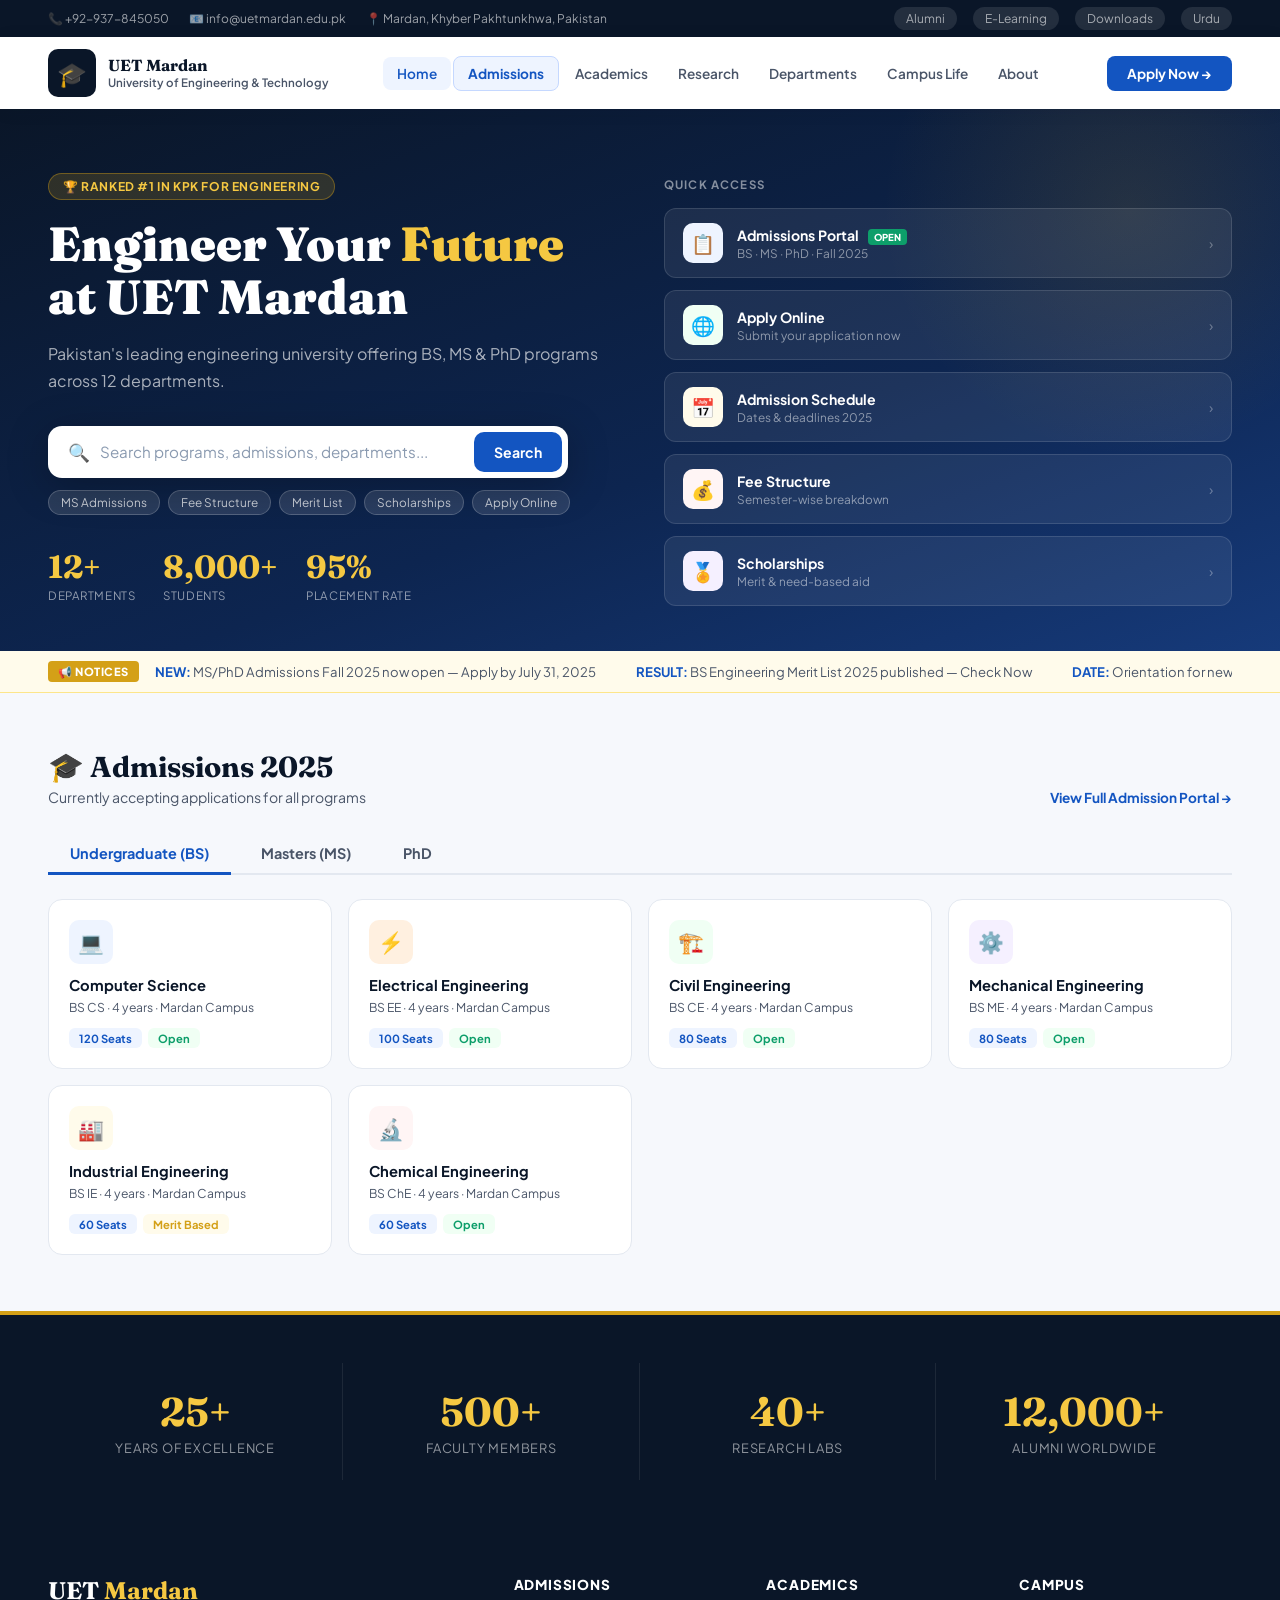
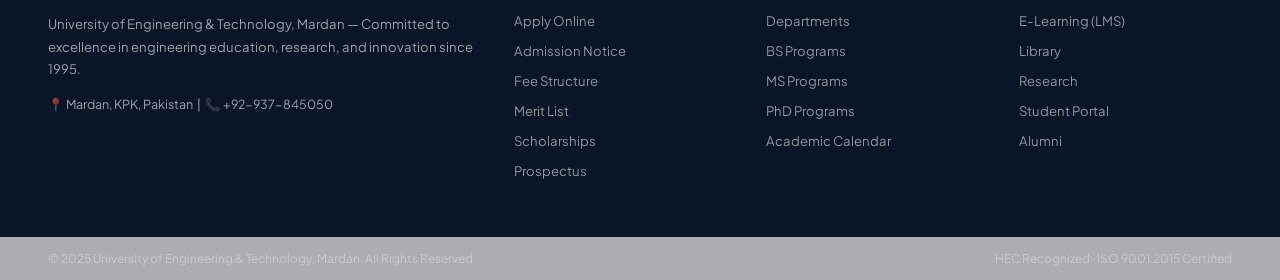
<file: HCI Labs/Lab 03/Lab Tasks/Task 04/UET.html>
<!DOCTYPE html>
<html lang="en">
<head>
<meta charset="UTF-8">
<meta name="viewport" content="width=device-width, initial-scale=1.0">
<title>UET Mardan — Redesigned</title>
<link href="https://fonts.googleapis.com/css2?family=Fraunces:wght@400;600;700;900&family=Plus+Jakarta+Sans:wght@400;500;600;700;800&display=swap" rel="stylesheet">
<style>
  :root {
    --navy:      #0A1628;
    --blue:      #1355C1;
    --blue-l:    #1A6BEB;
    --gold:      #D4A017;
    --gold-l:    #F5C842;
    --bg:        #F6F8FC;
    --surface:   #FFFFFF;
    --border:    #E3E8F0;
    --text:      #0A1628;
    --text2:     #4A5568;
    --text3:     #8A9AB0;
    --green:     #0D9E6A;
    --red:       #E53E3E;
    --radius:    14px;
    --shadow:    0 2px 16px rgba(10,22,40,0.08);
    --shadow-lg: 0 8px 40px rgba(10,22,40,0.13);
  }
  * { box-sizing: border-box; margin: 0; padding: 0; }
  html { scroll-behavior: smooth; }
  body { font-family: 'Plus Jakarta Sans', sans-serif; background: var(--bg); color: var(--text); }

  /* ===== TOP BAR ===== */
  .topbar {
    background: var(--navy);
    padding: 7px 48px;
    display: flex;
    justify-content: space-between;
    align-items: center;
    font-size: 0.75rem;
    color: rgba(255,255,255,0.6);
    gap: 16px;
    flex-wrap: wrap;
  }
  .topbar a { color: rgba(255,255,255,0.6); text-decoration: none; transition: color 0.2s; }
  .topbar a:hover { color: white; }
  .topbar-left { display: flex; gap: 20px; align-items: center; }
  .topbar-right { display: flex; gap: 16px; align-items: center; }
  .topbar-right a {
    background: rgba(255,255,255,0.1);
    padding: 4px 12px;
    border-radius: 20px;
    transition: background 0.2s;
  }
  .topbar-right a:hover { background: rgba(255,255,255,0.2); color: white; }

  /* ===== NAVBAR ===== */
  nav {
    background: white;
    padding: 0 48px;
    display: flex;
    align-items: center;
    height: 72px;
    box-shadow: var(--shadow);
    position: sticky;
    top: 0;
    z-index: 200;
    gap: 24px;
  }
  .nav-brand { display: flex; align-items: center; gap: 12px; text-decoration: none; flex-shrink: 0; }
  .nav-logo {
    width: 48px; height: 48px;
    background: var(--navy);
    border-radius: 10px;
    display: flex; align-items: center; justify-content: center;
    font-size: 1.5rem;
  }
  .nav-brand-text .uni-name {
    font-family: 'Fraunces', serif;
    font-size: 1rem;
    font-weight: 700;
    color: var(--navy);
    line-height: 1.2;
  }
  .nav-brand-text .uni-short {
    font-size: 0.72rem;
    color: var(--text2);
    font-weight: 600;
  }
  .nav-links { display: flex; align-items: center; gap: 2px; flex: 1; justify-content: center; }
  .nav-links a {
    text-decoration: none;
    color: var(--text2);
    font-weight: 600;
    font-size: 0.85rem;
    padding: 8px 14px;
    border-radius: 8px;
    transition: all 0.2s;
    white-space: nowrap;
  }
  .nav-links a:hover { color: var(--blue); background: #EEF4FF; }
  .nav-links a.active { color: var(--blue); background: #EEF4FF; }
  .nav-links a.admissions-link {
    color: var(--blue);
    background: #EEF4FF;
    font-weight: 700;
    border: 1.5px solid #C5D8FF;
  }
  .nav-right { display: flex; align-items: center; gap: 10px; flex-shrink: 0; }
  .apply-btn {
    padding: 9px 20px;
    background: var(--blue);
    color: white;
    border: none;
    border-radius: 8px;
    font-family: 'Plus Jakarta Sans', sans-serif;
    font-weight: 700;
    font-size: 0.85rem;
    cursor: pointer;
    transition: all 0.2s;
    text-decoration: none;
    white-space: nowrap;
  }
  .apply-btn:hover { background: var(--blue-l); box-shadow: 0 4px 16px rgba(19,85,193,0.35); }

  /* ===== PAGE ROUTING ===== */
  .page { display: none; }
  .page.active { display: block; }

  /* ===== HERO ===== */
  .hero {
    background: linear-gradient(160deg, var(--navy) 0%, #0D2550 60%, #163A7A 100%);
    padding: 64px 48px 0;
    display: grid;
    grid-template-columns: 1fr 1fr;
    gap: 48px;
    align-items: center;
    min-height: 480px;
    position: relative;
    overflow: hidden;
  }
  .hero::after {
    content: '';
    position: absolute;
    width: 500px; height: 500px;
    border-radius: 50%;
    background: radial-gradient(circle, rgba(212,160,23,0.12) 0%, transparent 70%);
    top: -150px; right: -100px;
    pointer-events: none;
  }
  .hero-text { padding-bottom: 48px; position: relative; z-index: 1; }
  .hero-badge {
    display: inline-flex; align-items: center; gap: 6px;
    background: rgba(212,160,23,0.18);
    border: 1px solid rgba(212,160,23,0.4);
    color: var(--gold-l);
    padding: 5px 14px;
    border-radius: 20px;
    font-size: 0.75rem;
    font-weight: 700;
    letter-spacing: 0.05em;
    text-transform: uppercase;
    margin-bottom: 18px;
  }
  .hero h1 {
    font-family: 'Fraunces', serif;
    font-size: 3rem;
    font-weight: 900;
    color: white;
    line-height: 1.1;
    margin-bottom: 16px;
  }
  .hero h1 span { color: var(--gold-l); }
  .hero-sub { color: rgba(255,255,255,0.65); font-size: 1rem; line-height: 1.7; margin-bottom: 32px; }

  /* THE KEY FIX: Big visible search on homepage */
  .hero-search {
    background: white;
    border-radius: 14px;
    padding: 6px 6px 6px 20px;
    display: flex;
    align-items: center;
    gap: 10px;
    box-shadow: 0 8px 40px rgba(0,0,0,0.25);
    max-width: 520px;
  }
  .hero-search input {
    flex: 1;
    border: none;
    outline: none;
    font-family: 'Plus Jakarta Sans', sans-serif;
    font-size: 0.95rem;
    color: var(--text);
    background: none;
  }
  .hero-search input::placeholder { color: var(--text3); }
  .search-suggestions {
    display: flex;
    gap: 8px;
    margin-top: 12px;
    flex-wrap: wrap;
  }
  .search-pill {
    background: rgba(255,255,255,0.12);
    color: rgba(255,255,255,0.75);
    border: 1px solid rgba(255,255,255,0.2);
    padding: 4px 12px;
    border-radius: 20px;
    font-size: 0.74rem;
    cursor: pointer;
    transition: all 0.2s;
  }
  .search-pill:hover { background: rgba(255,255,255,0.22); color: white; }
  .search-btn {
    padding: 11px 20px;
    background: var(--blue);
    color: white;
    border: none;
    border-radius: 10px;
    font-family: 'Plus Jakarta Sans', sans-serif;
    font-weight: 700;
    font-size: 0.88rem;
    cursor: pointer;
    white-space: nowrap;
    transition: background 0.2s;
  }
  .search-btn:hover { background: var(--blue-l); }

  .hero-stats {
    display: flex; gap: 28px;
    margin-top: 32px;
  }
  .stat { text-align: left; }
  .stat .num { font-family: 'Fraunces', serif; font-size: 2rem; font-weight: 700; color: var(--gold-l); }
  .stat .lbl { font-size: 0.72rem; color: rgba(255,255,255,0.55); text-transform: uppercase; letter-spacing: 0.05em; margin-top: 2px; }

  /* Hero right: Quick access cards */
  .hero-right {
    display: flex;
    flex-direction: column;
    gap: 12px;
    padding-bottom: 40px;
    position: relative; z-index: 1;
  }
  .hero-right-title {
    color: rgba(255,255,255,0.5);
    font-size: 0.72rem;
    text-transform: uppercase;
    letter-spacing: 0.1em;
    font-weight: 700;
    margin-bottom: 4px;
  }
  .quick-card {
    background: rgba(255,255,255,0.07);
    border: 1px solid rgba(255,255,255,0.12);
    border-radius: 12px;
    padding: 14px 18px;
    display: flex;
    align-items: center;
    gap: 14px;
    cursor: pointer;
    transition: all 0.22s;
    text-decoration: none;
  }
  .quick-card:hover { background: rgba(255,255,255,0.13); border-color: rgba(255,255,255,0.25); transform: translateX(4px); }
  .quick-card .qc-icon {
    width: 40px; height: 40px;
    border-radius: 10px;
    display: flex; align-items: center; justify-content: center;
    font-size: 1.2rem;
    flex-shrink: 0;
  }
  .quick-card .qc-label { color: white; font-weight: 700; font-size: 0.88rem; }
  .quick-card .qc-sub   { color: rgba(255,255,255,0.5); font-size: 0.74rem; margin-top: 2px; }
  .quick-card .arrow { margin-left: auto; color: rgba(255,255,255,0.35); font-size: 0.9rem; }
  .qc-new {
    background: var(--green);
    color: white;
    font-size: 0.6rem;
    font-weight: 800;
    padding: 2px 6px;
    border-radius: 4px;
    margin-left: 6px;
    text-transform: uppercase;
  }

  /* ===== NOTICE TICKER ===== */
  .notice-bar {
    background: #FFFBEB;
    border-bottom: 1px solid #FDE68A;
    padding: 10px 48px;
    display: flex;
    align-items: center;
    gap: 16px;
    overflow: hidden;
  }
  .notice-tag {
    background: var(--gold);
    color: white;
    font-size: 0.7rem;
    font-weight: 800;
    padding: 3px 10px;
    border-radius: 4px;
    text-transform: uppercase;
    letter-spacing: 0.05em;
    white-space: nowrap;
    flex-shrink: 0;
  }
  .notice-scroll {
    display: flex;
    gap: 40px;
    overflow: hidden;
    flex: 1;
  }
  .notice-item {
    white-space: nowrap;
    font-size: 0.82rem;
    color: var(--text2);
    cursor: pointer;
    transition: color 0.2s;
    flex-shrink: 0;
  }
  .notice-item:hover { color: var(--blue); }
  .notice-item span { color: var(--blue); font-weight: 700; }

  /* ===== SECTION ===== */
  .section { padding: 56px 48px; }
  .section-header { display: flex; align-items: flex-end; justify-content: space-between; margin-bottom: 28px; }
  .section-title {
    font-family: 'Fraunces', serif;
    font-size: 1.8rem;
    font-weight: 700;
    color: var(--navy);
  }
  .section-sub { color: var(--text2); font-size: 0.88rem; margin-top: 4px; }
  .see-all {
    color: var(--blue);
    font-weight: 700;
    font-size: 0.85rem;
    text-decoration: none;
    display: flex; align-items: center; gap: 4px;
    white-space: nowrap;
  }
  .see-all:hover { text-decoration: underline; }

  /* ===== ADMISSION OVERVIEW TABS ===== */
  .admission-tabs {
    display: flex;
    gap: 8px;
    margin-bottom: 24px;
    border-bottom: 2px solid var(--border);
    padding-bottom: 0;
  }
  .tab-btn {
    padding: 10px 22px;
    background: none;
    border: none;
    border-bottom: 3px solid transparent;
    margin-bottom: -2px;
    font-family: 'Plus Jakarta Sans', sans-serif;
    font-weight: 700;
    font-size: 0.9rem;
    color: var(--text2);
    cursor: pointer;
    transition: all 0.2s;
    white-space: nowrap;
  }
  .tab-btn:hover { color: var(--blue); }
  .tab-btn.active { color: var(--blue); border-bottom-color: var(--blue); }

  .tab-content { display: none; }
  .tab-content.active { display: block; }

  /* ===== PROGRAM CARDS ===== */
  .programs-grid {
    display: grid;
    grid-template-columns: repeat(auto-fill, minmax(260px, 1fr));
    gap: 16px;
  }
  .prog-card {
    background: white;
    border: 1.5px solid var(--border);
    border-radius: 14px;
    padding: 20px;
    cursor: pointer;
    transition: all 0.22s;
    position: relative;
    overflow: hidden;
  }
  .prog-card::before {
    content: '';
    position: absolute;
    top: 0; left: 0;
    width: 4px; height: 100%;
    background: var(--blue);
    border-radius: 4px 0 0 4px;
    transform: scaleY(0);
    transition: transform 0.2s;
  }
  .prog-card:hover { border-color: var(--blue); box-shadow: var(--shadow-lg); transform: translateY(-2px); }
  .prog-card:hover::before { transform: scaleY(1); }
  .prog-icon {
    width: 44px; height: 44px;
    border-radius: 10px;
    display: flex; align-items: center; justify-content: center;
    font-size: 1.3rem;
    margin-bottom: 12px;
  }
  .prog-name { font-weight: 700; font-size: 0.92rem; color: var(--navy); margin-bottom: 4px; }
  .prog-meta { font-size: 0.76rem; color: var(--text2); margin-bottom: 12px; line-height: 1.5; }
  .prog-tags { display: flex; gap: 6px; flex-wrap: wrap; }
  .prog-tag {
    padding: 3px 10px;
    border-radius: 6px;
    font-size: 0.7rem;
    font-weight: 700;
  }
  .prog-tag.seats   { background: #EEF4FF; color: var(--blue); }
  .prog-tag.year    { background: #F0FFF4; color: var(--green); }
  .prog-tag.open    { background: #F0FFF4; color: var(--green); }
  .prog-tag.closed  { background: #FFF5F5; color: var(--red); }
  .prog-tag.merit   { background: #FFFBEB; color: var(--gold); }

  /* ===== ADMISSION INFO CARDS ===== */
  .info-grid {
    display: grid;
    grid-template-columns: repeat(3, 1fr);
    gap: 16px;
    margin-bottom: 24px;
  }
  .info-card {
    background: white;
    border: 1.5px solid var(--border);
    border-radius: 14px;
    padding: 20px 22px;
    transition: all 0.2s;
    cursor: pointer;
    text-decoration: none;
    display: block;
  }
  .info-card:hover { border-color: var(--blue); box-shadow: var(--shadow); }
  .info-card .ic-icon { font-size: 1.6rem; margin-bottom: 10px; }
  .info-card .ic-title { font-weight: 700; font-size: 0.9rem; color: var(--navy); margin-bottom: 4px; }
  .info-card .ic-desc  { font-size: 0.78rem; color: var(--text2); line-height: 1.6; }
  .info-card .ic-link  { color: var(--blue); font-size: 0.78rem; font-weight: 700; margin-top: 10px; display: block; }

  /* ===== TIMELINE ===== */
  .timeline { position: relative; padding-left: 24px; }
  .timeline::before {
    content: '';
    position: absolute;
    left: 8px; top: 12px; bottom: 12px;
    width: 2px;
    background: var(--border);
  }
  .tl-item {
    position: relative;
    padding: 0 0 20px 24px;
  }
  .tl-item::before {
    content: '';
    position: absolute;
    left: -8px; top: 6px;
    width: 14px; height: 14px;
    border-radius: 50%;
    background: var(--blue);
    border: 3px solid white;
    box-shadow: 0 0 0 2px var(--blue);
  }
  .tl-item.done::before { background: var(--green); box-shadow: 0 0 0 2px var(--green); }
  .tl-item.current::before { background: var(--gold); box-shadow: 0 0 0 2px var(--gold); animation: pulse 1.5s ease-in-out infinite; }
  @keyframes pulse { 0%,100%{box-shadow:0 0 0 2px var(--gold)} 50%{box-shadow:0 0 0 5px rgba(212,160,23,0.3)} }
  .tl-date { font-size: 0.74rem; font-weight: 700; color: var(--text3); text-transform: uppercase; letter-spacing: 0.05em; }
  .tl-title { font-weight: 700; font-size: 0.88rem; color: var(--navy); margin: 3px 0; }
  .tl-sub { font-size: 0.78rem; color: var(--text2); }

  /* ===== MS DEPARTMENTS GRID ===== */
  .dept-grid {
    display: grid;
    grid-template-columns: repeat(auto-fill, minmax(230px, 1fr));
    gap: 14px;
  }
  .dept-card {
    background: white;
    border: 1.5px solid var(--border);
    border-radius: 14px;
    padding: 18px 20px;
    cursor: pointer;
    transition: all 0.22s;
    display: flex;
    align-items: flex-start;
    gap: 14px;
  }
  .dept-card:hover { border-color: var(--blue); box-shadow: var(--shadow); transform: translateY(-2px); }
  .dept-icon {
    width: 42px; height: 42px;
    border-radius: 10px;
    display: flex; align-items: center; justify-content: center;
    font-size: 1.25rem;
    flex-shrink: 0;
  }
  .dept-info .dept-name { font-weight: 700; font-size: 0.88rem; color: var(--navy); }
  .dept-info .dept-seats { font-size: 0.75rem; color: var(--text2); margin-top: 3px; }
  .dept-info .dept-status {
    display: inline-block;
    padding: 2px 8px;
    border-radius: 4px;
    font-size: 0.68rem;
    font-weight: 700;
    margin-top: 6px;
    text-transform: uppercase;
    letter-spacing: 0.04em;
  }
  .dept-status.open   { background: #F0FFF4; color: var(--green); }
  .dept-status.closed { background: #FFF5F5; color: var(--red); }

  /* ===== SEARCH RESULTS PANEL ===== */
  .search-panel {
    display: none;
    position: absolute;
    top: calc(100% + 8px);
    left: 0; right: 0;
    background: white;
    border-radius: 14px;
    box-shadow: var(--shadow-lg);
    border: 1px solid var(--border);
    overflow: hidden;
    z-index: 300;
    max-height: 340px;
    overflow-y: auto;
  }
  .search-panel.open { display: block; }
  .sp-section { padding: 10px 16px 4px; font-size: 0.72rem; font-weight: 800; color: var(--text3); text-transform: uppercase; letter-spacing: 0.06em; }
  .sp-item {
    display: flex; align-items: center; gap: 12px;
    padding: 10px 16px;
    cursor: pointer;
    transition: background 0.15s;
  }
  .sp-item:hover { background: var(--bg); }
  .sp-item .sp-icon { font-size: 1.1rem; }
  .sp-item .sp-label { font-size: 0.88rem; font-weight: 600; color: var(--text); }
  .sp-item .sp-sub   { font-size: 0.74rem; color: var(--text2); margin-top: 1px; }

  /* ===== STATS SECTION ===== */
  .stats-section {
    background: var(--navy);
    padding: 48px;
    display: grid;
    grid-template-columns: repeat(4, 1fr);
    gap: 1px;
    border-top: 4px solid var(--gold);
  }
  .stat-block {
    padding: 24px 32px;
    text-align: center;
    border-right: 1px solid rgba(255,255,255,0.08);
  }
  .stat-block:last-child { border-right: none; }
  .stat-block .s-num { font-family: 'Fraunces', serif; font-size: 2.5rem; font-weight: 700; color: var(--gold-l); }
  .stat-block .s-lbl { font-size: 0.8rem; color: rgba(255,255,255,0.55); text-transform: uppercase; letter-spacing: 0.06em; margin-top: 4px; }

  /* ===== ADMISSION PAGE SPECIFIC ===== */
  .admission-hero {
    background: linear-gradient(135deg, #EEF4FF 0%, #E8F3FF 100%);
    padding: 48px 48px 32px;
    border-bottom: 1px solid var(--border);
  }
  .admission-hero h1 {
    font-family: 'Fraunces', serif;
    font-size: 2.4rem;
    font-weight: 700;
    color: var(--navy);
    margin-bottom: 8px;
  }
  .admission-hero p { color: var(--text2); font-size: 0.95rem; max-width: 600px; line-height: 1.7; }
  .breadcrumb { display: flex; align-items: center; gap: 6px; margin-bottom: 14px; font-size: 0.78rem; color: var(--text3); }
  .breadcrumb a { color: var(--blue); text-decoration: none; font-weight: 600; }
  .breadcrumb a:hover { text-decoration: underline; }

  /* ===== SIDE + CONTENT LAYOUT (ADMISSION) ===== */
  .admission-layout {
    display: grid;
    grid-template-columns: 240px 1fr;
    gap: 32px;
    padding: 32px 48px;
    align-items: start;
  }
  .side-nav {
    background: white;
    border: 1.5px solid var(--border);
    border-radius: 14px;
    overflow: hidden;
    position: sticky;
    top: 84px;
  }
  .side-nav-header {
    background: var(--navy);
    padding: 14px 18px;
    color: white;
    font-weight: 700;
    font-size: 0.82rem;
    text-transform: uppercase;
    letter-spacing: 0.06em;
  }
  .side-nav-link {
    display: flex;
    align-items: center;
    gap: 10px;
    padding: 11px 18px;
    text-decoration: none;
    color: var(--text2);
    font-size: 0.84rem;
    font-weight: 600;
    border-bottom: 1px solid var(--border);
    transition: all 0.18s;
    cursor: pointer;
  }
  .side-nav-link:hover { background: #EEF4FF; color: var(--blue); }
  .side-nav-link.active { background: #EEF4FF; color: var(--blue); border-left: 3px solid var(--blue); }
  .side-nav-link:last-child { border-bottom: none; }
  .side-nav-link .sn-icon { font-size: 1rem; }

  /* ===== DEGREE SWITCH ===== */
  .degree-switch {
    display: inline-flex;
    background: var(--bg);
    border: 1.5px solid var(--border);
    border-radius: 10px;
    padding: 4px;
    gap: 4px;
    margin-bottom: 24px;
  }
  .ds-btn {
    padding: 8px 24px;
    border: none;
    border-radius: 7px;
    font-family: 'Plus Jakarta Sans', sans-serif;
    font-weight: 700;
    font-size: 0.85rem;
    cursor: pointer;
    transition: all 0.2s;
    color: var(--text2);
    background: none;
  }
  .ds-btn.active { background: white; color: var(--blue); box-shadow: 0 2px 8px rgba(0,0,0,0.08); }

  /* ===== FOOTER ===== */
  footer {
    background: var(--navy);
    color: rgba(255,255,255,0.6);
    padding: 48px;
    display: grid;
    grid-template-columns: 2fr 1fr 1fr 1fr;
    gap: 40px;
  }
  footer h4 { color: white; font-size: 0.85rem; font-weight: 800; text-transform: uppercase; letter-spacing: 0.06em; margin-bottom: 16px; }
  footer ul { list-style: none; }
  footer ul li { margin-bottom: 9px; }
  footer ul a { color: rgba(255,255,255,0.55); text-decoration: none; font-size: 0.82rem; transition: color 0.2s; }
  footer ul a:hover { color: white; }
  .footer-logo { font-family: 'Fraunces', serif; font-size: 1.5rem; font-weight: 700; color: white; margin-bottom: 8px; }
  .footer-logo span { color: var(--gold-l); }
  .footer-desc { font-size: 0.82rem; line-height: 1.7; margin-bottom: 16px; }
  .footer-bottom {
    background: rgba(0,0,0,0.3);
    padding: 14px 48px;
    display: flex;
    justify-content: space-between;
    font-size: 0.75rem;
    color: rgba(255,255,255,0.35);
  }

  /* Animations */
  @keyframes fadeUp { from{opacity:0;transform:translateY(16px)} to{opacity:1;transform:translateY(0)} }
  .fade-up { animation: fadeUp 0.45s ease forwards; }
  .delay-1 { animation-delay: 0.08s; opacity: 0; }
  .delay-2 { animation-delay: 0.16s; opacity: 0; }
  .delay-3 { animation-delay: 0.24s; opacity: 0; }
</style>
</head>
<body>

<!-- TOP BAR -->
<div class="topbar">
  <div class="topbar-left">
    <span>📞 +92-937-845050</span>
    <span>📧 info@uetmardan.edu.pk</span>
    <span>📍 Mardan, Khyber Pakhtunkhwa, Pakistan</span>
  </div>
  <div class="topbar-right">
    <a href="#">Alumni</a>
    <a href="#">E-Learning</a>
    <a href="#">Downloads</a>
    <a href="#">Urdu</a>
  </div>
</div>

<!-- NAVBAR -->
<nav>
  <div class="nav-brand" onclick="showPage('home')" style="cursor:pointer">
    <div class="nav-logo">🎓</div>
    <div class="nav-brand-text">
      <div class="uni-name">UET Mardan</div>
      <div class="uni-short">University of Engineering & Technology</div>
    </div>
  </div>
  <div class="nav-links">
    <a onclick="showPage('home')" style="cursor:pointer" class="active">Home</a>
    <a onclick="showPage('admissions')" style="cursor:pointer" class="admissions-link">Admissions</a>
    <a style="cursor:pointer">Academics</a>
    <a style="cursor:pointer">Research</a>
    <a style="cursor:pointer">Departments</a>
    <a style="cursor:pointer">Campus Life</a>
    <a style="cursor:pointer">About</a>
  </div>
  <div class="nav-right">
    <a onclick="showPage('admissions')" class="apply-btn" style="cursor:pointer">Apply Now →</a>
  </div>
</nav>

<!-- ===================== HOME PAGE ===================== -->
<div class="page active" id="page-home">

  <!-- HERO -->
  <div class="hero">
    <div class="hero-text fade-up">
      <div class="hero-badge">🏆 Ranked #1 in KPK for Engineering</div>
      <h1>Engineer Your <span>Future</span> at UET Mardan</h1>
      <p class="hero-sub">Pakistan's leading engineering university offering BS, MS & PhD programs across 12 departments.</p>

      <!-- FIX #1: Prominent search bar directly on homepage -->
      <div style="position:relative">
        <div class="hero-search">
          <span style="font-size:1.1rem">🔍</span>
          <input type="text" id="heroSearch" placeholder="Search programs, admissions, departments..." oninput="handleSearch(this.value)" onfocus="handleSearch(this.value)">
          <button class="search-btn">Search</button>
        </div>
        <!-- Smart search panel -->
        <div class="search-panel" id="searchPanel">
          <div class="sp-section">Quick Access</div>
          <div class="sp-item" onclick="showPage('admissions')">
            <span class="sp-icon">📋</span>
            <div><div class="sp-label">Masters (MS) Admissions</div><div class="sp-sub">Application open · 15 programs available</div></div>
          </div>
          <div class="sp-item" onclick="showPage('admissions')">
            <span class="sp-icon">🎓</span>
            <div><div class="sp-label">Undergraduate (BS) Admissions</div><div class="sp-sub">NTS/HEC criteria · Fall 2025</div></div>
          </div>
          <div class="sp-item" onclick="showPage('admissions')">
            <span class="sp-icon">📅</span>
            <div><div class="sp-label">Admission Schedule 2025</div><div class="sp-sub">Key dates and deadlines</div></div>
          </div>
          <div class="sp-item" onclick="showPage('admissions')">
            <span class="sp-icon">💰</span>
            <div><div class="sp-label">Fee Structure</div><div class="sp-sub">Semester-wise breakdown</div></div>
          </div>
          <div class="sp-section">Popular Departments</div>
          <div class="sp-item">
            <span class="sp-icon">💻</span>
            <div><div class="sp-label">Computer Science (CS)</div><div class="sp-sub">MS CS · 30 seats</div></div>
          </div>
          <div class="sp-item">
            <span class="sp-icon">⚡</span>
            <div><div class="sp-label">Electrical Engineering (EE)</div><div class="sp-sub">MS EE · 25 seats</div></div>
          </div>
          <div class="sp-item">
            <span class="sp-icon">🏗️</span>
            <div><div class="sp-label">Civil Engineering (CE)</div><div class="sp-sub">MS CE · 20 seats</div></div>
          </div>
        </div>
      </div>

      <div class="search-suggestions">
        <span class="search-pill" onclick="showPage('admissions')">MS Admissions</span>
        <span class="search-pill" onclick="showPage('admissions')">Fee Structure</span>
        <span class="search-pill" onclick="showPage('admissions')">Merit List</span>
        <span class="search-pill">Scholarships</span>
        <span class="search-pill">Apply Online</span>
      </div>

      <div class="hero-stats">
        <div class="stat"><div class="num">12+</div><div class="lbl">Departments</div></div>
        <div class="stat"><div class="num">8,000+</div><div class="lbl">Students</div></div>
        <div class="stat"><div class="num">95%</div><div class="lbl">Placement Rate</div></div>
      </div>
    </div>

    <!-- QUICK ACCESS CARDS (RIGHT SIDE) -->
    <div class="hero-right fade-up delay-1">
      <div class="hero-right-title">Quick Access</div>
      <a class="quick-card" onclick="showPage('admissions')" style="cursor:pointer">
        <div class="qc-icon" style="background:#EEF4FF">📋</div>
        <div>
          <div class="qc-label">Admissions Portal <span class="qc-new">Open</span></div>
          <div class="qc-sub">BS · MS · PhD · Fall 2025</div>
        </div>
        <div class="arrow">›</div>
      </a>
      <a class="quick-card" onclick="showPage('admissions')" style="cursor:pointer">
        <div class="qc-icon" style="background:#F0FFF4">🌐</div>
        <div>
          <div class="qc-label">Apply Online</div>
          <div class="qc-sub">Submit your application now</div>
        </div>
        <div class="arrow">›</div>
      </a>
      <a class="quick-card" style="cursor:pointer">
        <div class="qc-icon" style="background:#FFFBEB">📅</div>
        <div>
          <div class="qc-label">Admission Schedule</div>
          <div class="qc-sub">Dates & deadlines 2025</div>
        </div>
        <div class="arrow">›</div>
      </a>
      <a class="quick-card" style="cursor:pointer">
        <div class="qc-icon" style="background:#FFF5F5">💰</div>
        <div>
          <div class="qc-label">Fee Structure</div>
          <div class="qc-sub">Semester-wise breakdown</div>
        </div>
        <div class="arrow">›</div>
      </a>
      <a class="quick-card" style="cursor:pointer">
        <div class="qc-icon" style="background:#F5F0FF">🏅</div>
        <div>
          <div class="qc-label">Scholarships</div>
          <div class="qc-sub">Merit & need-based aid</div>
        </div>
        <div class="arrow">›</div>
      </a>
    </div>
  </div>

  <!-- NOTICE BAR -->
  <div class="notice-bar">
    <span class="notice-tag">📢 Notices</span>
    <div class="notice-scroll">
      <span class="notice-item"><span>NEW:</span> MS/PhD Admissions Fall 2025 now open — Apply by July 31, 2025</span>
      <span class="notice-item"><span>RESULT:</span> BS Engineering Merit List 2025 published — Check Now</span>
      <span class="notice-item"><span>DATE:</span> Orientation for new students — September 10, 2025</span>
      <span class="notice-item"><span>INFO:</span> HEC scholarship applications open — Deadline Aug 15</span>
    </div>
  </div>

  <!-- ADMISSIONS OVERVIEW ON HOMEPAGE -->
  <div class="section">
    <div class="section-header">
      <div>
        <div class="section-title">🎓 Admissions 2025</div>
        <div class="section-sub">Currently accepting applications for all programs</div>
      </div>
      <a onclick="showPage('admissions')" class="see-all" style="cursor:pointer">View Full Admission Portal →</a>
    </div>

    <!-- Degree tabs right on homepage -->
    <div class="admission-tabs">
      <button class="tab-btn active" onclick="switchTab('ug', this)">Undergraduate (BS)</button>
      <button class="tab-btn" onclick="switchTab('pg', this)">Masters (MS)</button>
      <button class="tab-btn" onclick="switchTab('phd', this)">PhD</button>
    </div>

    <!-- UG Programs -->
    <div class="tab-content active" id="tab-ug">
      <div class="programs-grid">
        <div class="prog-card"><div class="prog-icon" style="background:#EEF4FF">💻</div><div class="prog-name">Computer Science</div><div class="prog-meta">BS CS · 4 years · Mardan Campus</div><div class="prog-tags"><span class="prog-tag seats">120 Seats</span><span class="prog-tag open">Open</span></div></div>
        <div class="prog-card"><div class="prog-icon" style="background:#FFF0E0">⚡</div><div class="prog-name">Electrical Engineering</div><div class="prog-meta">BS EE · 4 years · Mardan Campus</div><div class="prog-tags"><span class="prog-tag seats">100 Seats</span><span class="prog-tag open">Open</span></div></div>
        <div class="prog-card"><div class="prog-icon" style="background:#F0FFF4">🏗️</div><div class="prog-name">Civil Engineering</div><div class="prog-meta">BS CE · 4 years · Mardan Campus</div><div class="prog-tags"><span class="prog-tag seats">80 Seats</span><span class="prog-tag open">Open</span></div></div>
        <div class="prog-card"><div class="prog-icon" style="background:#F5F0FF">⚙️</div><div class="prog-name">Mechanical Engineering</div><div class="prog-meta">BS ME · 4 years · Mardan Campus</div><div class="prog-tags"><span class="prog-tag seats">80 Seats</span><span class="prog-tag open">Open</span></div></div>
        <div class="prog-card"><div class="prog-icon" style="background:#FFFBEB">🏭</div><div class="prog-name">Industrial Engineering</div><div class="prog-meta">BS IE · 4 years · Mardan Campus</div><div class="prog-tags"><span class="prog-tag seats">60 Seats</span><span class="prog-tag merit">Merit Based</span></div></div>
        <div class="prog-card"><div class="prog-icon" style="background:#FFF5F5">🔬</div><div class="prog-name">Chemical Engineering</div><div class="prog-meta">BS ChE · 4 years · Mardan Campus</div><div class="prog-tags"><span class="prog-tag seats">60 Seats</span><span class="prog-tag open">Open</span></div></div>
      </div>
    </div>

    <!-- MS Programs — FIX: clearly categorized -->
    <div class="tab-content" id="tab-pg">
      <div class="programs-grid">
        <div class="prog-card"><div class="prog-icon" style="background:#EEF4FF">💻</div><div class="prog-name">MS Computer Science</div><div class="prog-meta">2 years · Thesis/Course · Research areas: AI, Networks, SE</div><div class="prog-tags"><span class="prog-tag seats">30 Seats</span><span class="prog-tag open">Open</span></div></div>
        <div class="prog-card"><div class="prog-icon" style="background:#FFF0E0">⚡</div><div class="prog-name">MS Electrical Engineering</div><div class="prog-meta">2 years · Power Systems, Telecom, Electronics</div><div class="prog-tags"><span class="prog-tag seats">25 Seats</span><span class="prog-tag open">Open</span></div></div>
        <div class="prog-card"><div class="prog-icon" style="background:#F0FFF4">🏗️</div><div class="prog-name">MS Civil Engineering</div><div class="prog-meta">2 years · Structures, Geotechnics, Transportation</div><div class="prog-tags"><span class="prog-tag seats">20 Seats</span><span class="prog-tag open">Open</span></div></div>
        <div class="prog-card"><div class="prog-icon" style="background:#F5F0FF">⚙️</div><div class="prog-name">MS Mechanical Engineering</div><div class="prog-meta">2 years · Thermodynamics, Manufacturing, CAD/CAM</div><div class="prog-tags"><span class="prog-tag seats">20 Seats</span><span class="prog-tag open">Open</span></div></div>
        <div class="prog-card"><div class="prog-icon" style="background:#FFFBEB">🏭</div><div class="prog-name">MS Industrial Engineering</div><div class="prog-meta">2 years · Operations Research, Supply Chain</div><div class="prog-tags"><span class="prog-tag seats">18 Seats</span><span class="prog-tag merit">Merit Based</span></div></div>
        <div class="prog-card"><div class="prog-icon" style="background:#FFF5F5">🔬</div><div class="prog-name">MS Chemical Engineering</div><div class="prog-meta">2 years · Process Design, Environmental Eng.</div><div class="prog-tags"><span class="prog-tag seats">15 Seats</span><span class="prog-tag open">Open</span></div></div>
      </div>
    </div>

    <!-- PhD -->
    <div class="tab-content" id="tab-phd">
      <div class="programs-grid">
        <div class="prog-card"><div class="prog-icon" style="background:#EEF4FF">💻</div><div class="prog-name">PhD Computer Science</div><div class="prog-meta">3–5 years · Full Research Program</div><div class="prog-tags"><span class="prog-tag seats">10 Seats</span><span class="prog-tag merit">Fully Funded</span></div></div>
        <div class="prog-card"><div class="prog-icon" style="background:#FFF0E0">⚡</div><div class="prog-name">PhD Electrical Engineering</div><div class="prog-meta">3–5 years · Full Research Program</div><div class="prog-tags"><span class="prog-tag seats">8 Seats</span><span class="prog-tag merit">Fully Funded</span></div></div>
        <div class="prog-card"><div class="prog-icon" style="background:#F0FFF4">🏗️</div><div class="prog-name">PhD Civil Engineering</div><div class="prog-meta">3–5 years · Full Research Program</div><div class="prog-tags"><span class="prog-tag seats">8 Seats</span><span class="prog-tag open">Open</span></div></div>
      </div>
    </div>
  </div>

  <!-- STATS -->
  <div class="stats-section">
    <div class="stat-block"><div class="s-num">25+</div><div class="s-lbl">Years of Excellence</div></div>
    <div class="stat-block"><div class="s-num">500+</div><div class="s-lbl">Faculty Members</div></div>
    <div class="stat-block"><div class="s-num">40+</div><div class="s-lbl">Research Labs</div></div>
    <div class="stat-block"><div class="s-num">12,000+</div><div class="s-lbl">Alumni Worldwide</div></div>
  </div>

</div><!-- /home -->

<!-- ===================== ADMISSIONS PAGE ===================== -->
<div class="page" id="page-admissions">

  <div class="admission-hero">
    <div class="breadcrumb"><a onclick="showPage('home')" style="cursor:pointer">Home</a> › <span>Admissions</span></div>
    <h1>Admissions — Fall 2025</h1>
    <p>Applications are open for Undergraduate, Masters & PhD programs. Choose your level below to view programs, eligibility, and apply directly.</p>
  </div>

  <div class="admission-layout">
    <!-- SIDEBAR NAV (FIX: all admission links in one place, no hunting) -->
    <div class="side-nav">
      <div class="side-nav-header">Admission Menu</div>
      <a class="side-nav-link active"><span class="sn-icon">🏠</span> Overview</a>
      <a class="side-nav-link"><span class="sn-icon">🌐</span> Apply Online</a>
      <a class="side-nav-link"><span class="sn-icon">📋</span> Application Process</a>
      <a class="side-nav-link"><span class="sn-icon">📅</span> Admission Schedule</a>
      <a class="side-nav-link"><span class="sn-icon">📢</span> Admission Notice</a>
      <a class="side-nav-link"><span class="sn-icon">✅</span> Eligibility Criteria</a>
      <a class="side-nav-link"><span class="sn-icon">💰</span> Fee Structure</a>
      <a class="side-nav-link"><span class="sn-icon">📊</span> Merit List</a>
      <a class="side-nav-link"><span class="sn-icon">📖</span> Prospectus</a>
      <a class="side-nav-link"><span class="sn-icon">🏅</span> Scholarships</a>
    </div>

    <!-- MAIN CONTENT -->
    <div>
      <!-- DEGREE LEVEL SWITCHER (UG / PG) -->
      <div class="degree-switch">
        <button class="ds-btn active" onclick="switchDegree('ug', this)">🎓 Undergraduate (BS)</button>
        <button class="ds-btn" onclick="switchDegree('ms', this)">📘 Masters (MS)</button>
        <button class="ds-btn" onclick="switchDegree('phd', this)">🔬 PhD</button>
      </div>

      <!-- INFO QUICK LINKS -->
      <div class="info-grid">
        <a class="info-card">
          <div class="ic-icon">📅</div>
          <div class="ic-title">Admission Schedule</div>
          <div class="ic-desc">Form submission: June 1 – July 31<br>Merit list: August 15<br>Classes begin: September 10</div>
          <span class="ic-link">View Full Schedule →</span>
        </a>
        <a class="info-card">
          <div class="ic-icon">✅</div>
          <div class="ic-title">Eligibility Criteria</div>
          <div class="ic-desc">BS: 60% FSc (Pre-Engineering)<br>MS: 16-year BS degree, CGPA 2.5+<br>PhD: MS degree, CGPA 3.0+</div>
          <span class="ic-link">View Details →</span>
        </a>
        <a class="info-card">
          <div class="ic-icon">💰</div>
          <div class="ic-title">Fee Structure</div>
          <div class="ic-desc">BS: ~PKR 45,000/semester<br>MS: ~PKR 55,000/semester<br>Need-based waivers available</div>
          <span class="ic-link">Download PDF →</span>
        </a>
      </div>

      <!-- ADMISSION TIMELINE -->
      <div class="section" style="padding: 0 0 32px 0">
        <div class="section-title" style="font-size:1.3rem; margin-bottom:18px">📅 Admission Timeline 2025</div>
        <div class="timeline">
          <div class="tl-item done">
            <div class="tl-date">May 15, 2025</div>
            <div class="tl-title">Admission Notice Published</div>
            <div class="tl-sub">Official gazette and university website</div>
          </div>
          <div class="tl-item done">
            <div class="tl-date">June 1, 2025</div>
            <div class="tl-title">Online Applications Open</div>
            <div class="tl-sub">Apply at admissions.uetmardan.edu.pk</div>
          </div>
          <div class="tl-item current">
            <div class="tl-date">Now → July 31, 2025</div>
            <div class="tl-title">⚡ Application Window — OPEN NOW</div>
            <div class="tl-sub">Submit your form before the deadline</div>
          </div>
          <div class="tl-item">
            <div class="tl-date">August 15, 2025</div>
            <div class="tl-title">Merit List Published</div>
            <div class="tl-sub">1st merit list on university portal</div>
          </div>
          <div class="tl-item">
            <div class="tl-date">August 25, 2025</div>
            <div class="tl-title">Fee Submission Deadline</div>
            <div class="tl-sub">Selected candidates must pay within 7 days</div>
          </div>
          <div class="tl-item">
            <div class="tl-date">September 10, 2025</div>
            <div class="tl-title">Orientation & Classes Begin</div>
            <div class="tl-sub">Welcome to UET Mardan!</div>
          </div>
        </div>
      </div>

      <!-- MS PROGRAMS — clearly listed (FIX: no more hunting) -->
      <div id="ms-dept-section" style="display:none">
        <div class="section-title" style="font-size:1.3rem;margin-bottom:6px">📘 MS Programs — All Departments</div>
        <p style="color:var(--text2);font-size:0.85rem;margin-bottom:20px">Click any department to view curriculum, eligibility, and apply directly.</p>
        <div class="dept-grid">
          <div class="dept-card"><div class="dept-icon" style="background:#EEF4FF">💻</div><div class="dept-info"><div class="dept-name">MS Computer Science</div><div class="dept-seats">30 seats · Thesis / Course</div><span class="dept-status open">Open</span></div></div>
          <div class="dept-card"><div class="dept-icon" style="background:#FFF0E0">⚡</div><div class="dept-info"><div class="dept-name">MS Electrical Engineering</div><div class="dept-seats">25 seats · Power · Telecom</div><span class="dept-status open">Open</span></div></div>
          <div class="dept-card"><div class="dept-icon" style="background:#F0FFF4">🏗️</div><div class="dept-info"><div class="dept-name">MS Civil Engineering</div><div class="dept-seats">20 seats · Structures · Geo</div><span class="dept-status open">Open</span></div></div>
          <div class="dept-card"><div class="dept-icon" style="background:#F5F0FF">⚙️</div><div class="dept-info"><div class="dept-name">MS Mechanical Engineering</div><div class="dept-seats">20 seats · Thermal · Mfg</div><span class="dept-status open">Open</span></div></div>
          <div class="dept-card"><div class="dept-icon" style="background:#FFFBEB">🏭</div><div class="dept-info"><div class="dept-name">MS Industrial Engineering</div><div class="dept-seats">18 seats · Operations Research</div><span class="dept-status open">Open</span></div></div>
          <div class="dept-card"><div class="dept-icon" style="background:#FFF5F5">🔬</div><div class="dept-info"><div class="dept-name">MS Chemical Engineering</div><div class="dept-seats">15 seats · Process · Env</div><span class="dept-status open">Open</span></div></div>
          <div class="dept-card"><div class="dept-icon" style="background:#F0F9FF">🌐</div><div class="dept-info"><div class="dept-name">MS Software Engineering</div><div class="dept-seats">25 seats · Agile · Cloud</div><span class="dept-status open">Open</span></div></div>
          <div class="dept-card"><div class="dept-icon" style="background:#FFFFF0">🧮</div><div class="dept-info"><div class="dept-name">MS Mathematics</div><div class="dept-seats">20 seats · Applied Math</div><span class="dept-status open">Open</span></div></div>
          <div class="dept-card"><div class="dept-icon" style="background:#FFF0FF">🔭</div><div class="dept-info"><div class="dept-name">MS Physics</div><div class="dept-seats">15 seats · Solid State · Optics</div><span class="dept-status open">Open</span></div></div>
        </div>
      </div>

    </div><!-- /main content -->
  </div><!-- /admission-layout -->
</div><!-- /admissions -->

<!-- FOOTER -->
<footer>
  <div>
    <div class="footer-logo">UET <span>Mardan</span></div>
    <p class="footer-desc">University of Engineering & Technology, Mardan — Committed to excellence in engineering education, research, and innovation since 1995.</p>
    <p style="font-size:0.78rem">📍 Mardan, KPK, Pakistan &nbsp;|&nbsp; 📞 +92-937-845050</p>
  </div>
  <div>
    <h4>Admissions</h4>
    <ul>
      <li><a onclick="showPage('admissions')" style="cursor:pointer">Apply Online</a></li>
      <li><a href="#">Admission Notice</a></li>
      <li><a href="#">Fee Structure</a></li>
      <li><a href="#">Merit List</a></li>
      <li><a href="#">Scholarships</a></li>
      <li><a href="#">Prospectus</a></li>
    </ul>
  </div>
  <div>
    <h4>Academics</h4>
    <ul>
      <li><a href="#">Departments</a></li>
      <li><a href="#">BS Programs</a></li>
      <li><a href="#">MS Programs</a></li>
      <li><a href="#">PhD Programs</a></li>
      <li><a href="#">Academic Calendar</a></li>
    </ul>
  </div>
  <div>
    <h4>Campus</h4>
    <ul>
      <li><a href="#">E-Learning (LMS)</a></li>
      <li><a href="#">Library</a></li>
      <li><a href="#">Research</a></li>
      <li><a href="#">Student Portal</a></li>
      <li><a href="#">Alumni</a></li>
    </ul>
  </div>
</footer>
<div class="footer-bottom">
  <span>© 2025 University of Engineering & Technology, Mardan. All Rights Reserved.</span>
  <span>HEC Recognized · ISO 9001:2015 Certified</span>
</div>

<script>
  // Page routing
  function showPage(name) {
    document.querySelectorAll('.page').forEach(p => p.classList.remove('active'));
    document.getElementById('page-' + name).classList.add('active');
    window.scrollTo({ top: 0, behavior: 'smooth' });
  }

  // Homepage program tabs
  function switchTab(tab, btn) {
    document.querySelectorAll('.admission-tabs .tab-btn').forEach(b => b.classList.remove('active'));
    btn.classList.add('active');
    document.querySelectorAll('.tab-content').forEach(c => c.classList.remove('active'));
    document.getElementById('tab-' + tab).classList.add('active');
  }

  // Admissions page degree switch
  function switchDegree(type, btn) {
    document.querySelectorAll('.ds-btn').forEach(b => b.classList.remove('active'));
    btn.classList.add('active');
    document.getElementById('ms-dept-section').style.display = (type === 'ms') ? 'block' : 'none';
  }

  // Search panel
  function handleSearch(val) {
    const panel = document.getElementById('searchPanel');
    panel.classList.toggle('open', val.length >= 0);
  }
  document.addEventListener('click', (e) => {
    if (!e.target.closest('.hero-search') && !e.target.closest('#searchPanel')) {
      document.getElementById('searchPanel')?.classList.remove('open');
    }
  });
</script>
</body>
</html>
</file>
<file: HCI Theroy/Assigment2/HTML_CSS/style.css>
/* General Resets */
* {
    margin: 0;
    padding: 0;
    box-sizing: border-box;
    font-family: 'Segoe UI', Tahoma, Geneva, Verdana, sans-serif;
}

:root {
    --primary-blue: #3A47F4;
    --mint-green: #C5FFB3;
    --dark-blue: #2A35C4;
    --text-white: #FFFFFF;
}

.container {
    max-width: 1200px;
    margin: 0 auto;
    padding: 0 20px;
}

/* Hero Section */
.hero {
    background-color: var(--primary-blue);
    height: 100vh;
    display: flex;
    align-items: center;
    position: relative;
    overflow: hidden;
    color: var(--text-white);
}

.hero-content {
    z-index: 2;
    flex: 1;
}

.logo {
    font-weight: bold;
    letter-spacing: 2px;
    margin-bottom: 50px;
}

.hero h1 {
    font-size: 80px;
    line-height: 1.1;
    margin-bottom: 30px;
}

.hero p {
    font-size: 18px;
    max-width: 500px;
    margin-bottom: 40px;
    opacity: 0.9;
}

.btn-primary {
    display: inline-block;
    background-color: var(--mint-green);
    color: var(--dark-blue);
    padding: 15px 35px;
    border-radius: 50px;
    text-decoration: none;
    font-weight: bold;
    font-size: 14px;
    transition: transform 0.2s;
}

.btn-primary:hover {
    transform: scale(1.05);
}

.hero-image {
    flex: 1;
    height: 100%;
    background-color: var(--mint-green);
    /* Curved shape color */
    border-top-left-radius: 40% 100%;
    /* Creates the curve in your mockup */
    display: flex;
    justify-content: center;
    align-items: flex-end;
}

.hero-image img {
    height: 90%;
}

/* Grid Section */
.overview {
    padding: 100px 0;
    background-color: var(--primary-blue);
    color: white;
}

.section-title {
    font-size: 60px;
    margin-bottom: 50px;
}

.grid {
    display: grid;
    grid-template-columns: repeat(3, 1fr);
    gap: 30px;
}

.card img {
    width: 100%;
    border-radius: 20px;
}

.card-body span {
    display: block;
    font-size: 12px;
    text-decoration: underline;
    margin-top: 15px;
    letter-spacing: 1px;
}

.card-body h3 {
    font-size: 20px;
    margin-top: 10px;
    font-weight: 500;
}




/* course overview */

/* Course Overview Section */
.course-overview {
    background-color: var(--primary-blue);
    /* Same blue as Hero */
    padding: 80px 0;
    color: var(--text-white);
}

.overview-title {
    font-size: 72px;
    /* Large heading like mockup */
    font-weight: 500;
    margin-bottom: 50px;
    font-family: 'Helvetica', Arial, sans-serif;
    /* Adjust to match mockup vibe */
}

/* Grid setup for 3 columns */
.module-grid {
    display: grid;
    grid-template-columns: repeat(3, 1fr);
    gap: 40px 25px;
    /* Vertical and Horizontal spacing */
}

/* Individual Module Cards */
.module-card {
    display: flex;
    flex-direction: column;
}

.image-wrapper {
    width: 100%;
    aspect-ratio: 16 / 9;
    /* Keeps images uniform */
    overflow: hidden;
    border-radius: 20px;
    /* Rounded corners as per image */
    margin-bottom: 20px;
}

.image-wrapper img {
    width: 100%;
    height: 100%;
    object-fit: cover;
    /* Ensures photos don't stretch */
}

/* Text Styling */
.module-label {
    font-family: 'Courier New', Courier, monospace;
    /* Monospaced font for labels */
    font-size: 14px;
    font-weight: bold;
    text-transform: uppercase;
    text-decoration: underline;
    display: block;
    margin-bottom: 8px;
}

.module-heading {
    font-size: 22px;
    font-weight: 400;
    line-height: 1.2;
}

/* Responsive fix for mobile */
@media (max-width: 992px) {
    .module-grid {
        grid-template-columns: repeat(2, 1fr);
    }
}

@media (max-width: 600px) {
    .module-grid {
        grid-template-columns: 1fr;
    }
}



/* learning journy */

/* Learning Journey Section */
.learning-journey {
    background-color: #E8F9FD;
    /* Light Cyan background */
    padding: 100px 0;
    color: #1A1A80;
    /* Dark Navy for text */
}

.journey-flex {
    display: flex;
    justify-content: space-between;
    align-items: center;
    gap: 50px;
}

/* Left Heading Styling */
.journey-title h2 {
    font-size: 90px;
    line-height: 0.9;
    font-weight: 500;
}

.highlight {
    background-color: var(--mint-green);
    padding: 0 20px;
    border-radius: 50% 50% 50% 50% / 100% 100% 0% 0%;
    /* Organic "blob" shape */
    display: inline-block;
}

/* Right List Styling */
.journey-list {
    max-width: 500px;
}

.journey-item {
    display: flex;
    align-items: flex-start;
    gap: 20px;
    margin-bottom: 40px;
}

.icon-circle {
    background-color: var(--primary-blue);
    color: white;
    width: 45px;
    height: 45px;
    min-width: 45px;
    /* Prevents shrinking */
    border-radius: 50%;
    display: flex;
    justify-content: center;
    align-items: center;
    font-size: 18px;
}

.item-text h4 {
    font-family: 'Courier New', Courier, monospace;
    font-size: 18px;
    margin-bottom: 10px;
    letter-spacing: 1px;
}

.item-text p {
    font-size: 16px;
    line-height: 1.5;
    color: #333;
    /* Darker grey for readability */
}

/* Responsive adjustment */
@media (max-width: 992px) {
    .journey-flex {
        flex-direction: column;
        text-align: left;
    }

    .journey-title h2 {
        font-size: 60px;
    }
}


/* learning resources  */

/* Learning Resources Section */
.learning-resources {
    background-color: var(--primary-blue);
    padding: 100px 0;
    color: var(--text-white);
}

.resources-title {
    font-size: 80px;
    font-weight: 500;
    margin-bottom: 60px;
}

.resources-grid {
    display: grid;
    grid-template-columns: repeat(3, 1fr);
    gap: 40px;
}

.resource-card {
    display: flex;
    flex-direction: column;
}

.res-image-wrapper {
    width: 100%;
    border-radius: 20px;
    overflow: hidden;
    margin-bottom: 25px;
}

.res-image-wrapper img {
    width: 100%;
    display: block;
}

/* Text Content */
.res-label {
    font-family: 'Courier New', Courier, monospace;
    font-size: 18px;
    letter-spacing: 1px;
    margin-bottom: 15px;
    text-transform: uppercase;
}

.res-desc {
    font-size: 16px;
    line-height: 1.4;
    font-weight: 600;
    /* Makes it look slightly bolder as in mockup */
    margin-bottom: 25px;
    max-width: 90%;
}

/* Buttons */
.btn-secondary {
    display: inline-block;
    background-color: var(--mint-green);
    color: var(--primary-blue);
    padding: 10px 25px;
    border-radius: 50px;
    text-decoration: none;
    font-family: 'Courier New', Courier, monospace;
    font-size: 13px;
    font-weight: bold;
    width: fit-content;
    transition: 0.3s;
}

.btn-secondary:hover {
    background-color: #A3F08C;
    transform: translateY(-2px);
}

/* Mobile View */
@media (max-width: 992px) {
    .resources-grid {
        grid-template-columns: 1fr;
    }

    .resources-title {
        font-size: 50px;
    }
}

/* FAQ Section  */

/* FAQ Section Styling */
.faq-section {
    background-color: #E8F9FD;
    /* Light Cyan background */
    padding: 100px 0;
}

.faq-main-title {
    font-size: 100px;
    color: #1A1A80;
    /* Dark Navy */
    margin-bottom: 60px;
    font-weight: 500;
}

.faq-grid {
    display: grid;
    grid-template-columns: repeat(3, 1fr);
    gap: 25px;
}

.faq-card {
    background-color: var(--mint-green);
    padding: 40px 30px;
    border-radius: 30px;
    /* Highly rounded corners */
    display: flex;
    flex-direction: column;
    min-height: 500px;
    /* Ensures all cards are same height */
}

.faq-icon {
    background-color: var(--primary-blue);
    color: white;
    width: 40px;
    height: 40px;
    border-radius: 50%;
    display: flex;
    justify-content: center;
    align-items: center;
    margin-bottom: 30px;
    font-size: 16px;
}

.faq-card h3 {
    color: #3A47F4;
    /* Brighter blue for questions */
    font-size: 28px;
    line-height: 1.2;
    margin-bottom: 100px;
    /* Matches the large gap in mockup */
    font-weight: 500;
}

.faq-card p {
    color: #111;
    font-size: 16px;
    line-height: 1.5;
    margin-top: auto;
    /* Pushes text to the bottom if needed */
}

/* Responsive adjustments */
@media (max-width: 992px) {
    .faq-grid {
        grid-template-columns: 1fr;
    }

    .faq-main-title {
        font-size: 60px;
    }

    .faq-card {
        min-height: auto;
    }
}


/* call to action  */

/* Contact Footer Section */
.contact-footer {
    background-color: var(--primary-blue);
    padding: 100px 0 50px 0;
    color: var(--text-white);
    overflow: hidden;
}

.footer-flex {
    display: flex;
    align-items: center;
    gap: 80px;
}

/* Image side with abstract background shapes */
.footer-image-area {
    flex: 1;
    position: relative;
    display: flex;
    justify-content: center;
}

.shape-overlay {
    position: absolute;
    width: 120%;
    height: 100%;
    background: #2A35C4;
    /* Slightly darker blue shape */
    clip-path: polygon(10% 0%, 100% 0%, 90% 100%, 0% 100%);
    z-index: 1;
    transform: rotate(-5deg);
}

.footer-img {
    position: relative;
    z-index: 2;
    max-height: 500px;
}

/* Content side */
.footer-content {
    flex: 1.5;
}

.footer-cta {
    font-size: 90px;
    line-height: 1;
    margin-bottom: 60px;
    font-weight: 500;
}

.contact-label {
    font-family: 'Courier New', Courier, monospace;
    font-size: 16px;
    letter-spacing: 1px;
    margin-bottom: 20px;
    max-width: 400px;
}

.email-btn {
    display: inline-block;
    background-color: var(--mint-green);
    color: var(--primary-blue);
    padding: 15px 30px;
    border-radius: 50px;
    text-decoration: none;
    font-weight: bold;
    font-size: 18px;
    margin-bottom: 80px;
    transition: 0.3s;
}

.email-btn:hover {
    background-color: #fff;
    transform: scale(1.05);
}

.footer-logo {
    font-family: 'Helvetica', sans-serif;
    font-weight: bold;
    font-size: 14px;
    letter-spacing: 2px;
    opacity: 0.8;
}

/* Responsive */
@media (max-width: 992px) {
    .footer-flex {
        flex-direction: column-reverse;
        text-align: center;
    }

    .footer-cta {
        font-size: 50px;
    }

    .contact-label {
        margin: 0 auto 20px auto;
    }
}
</file>
